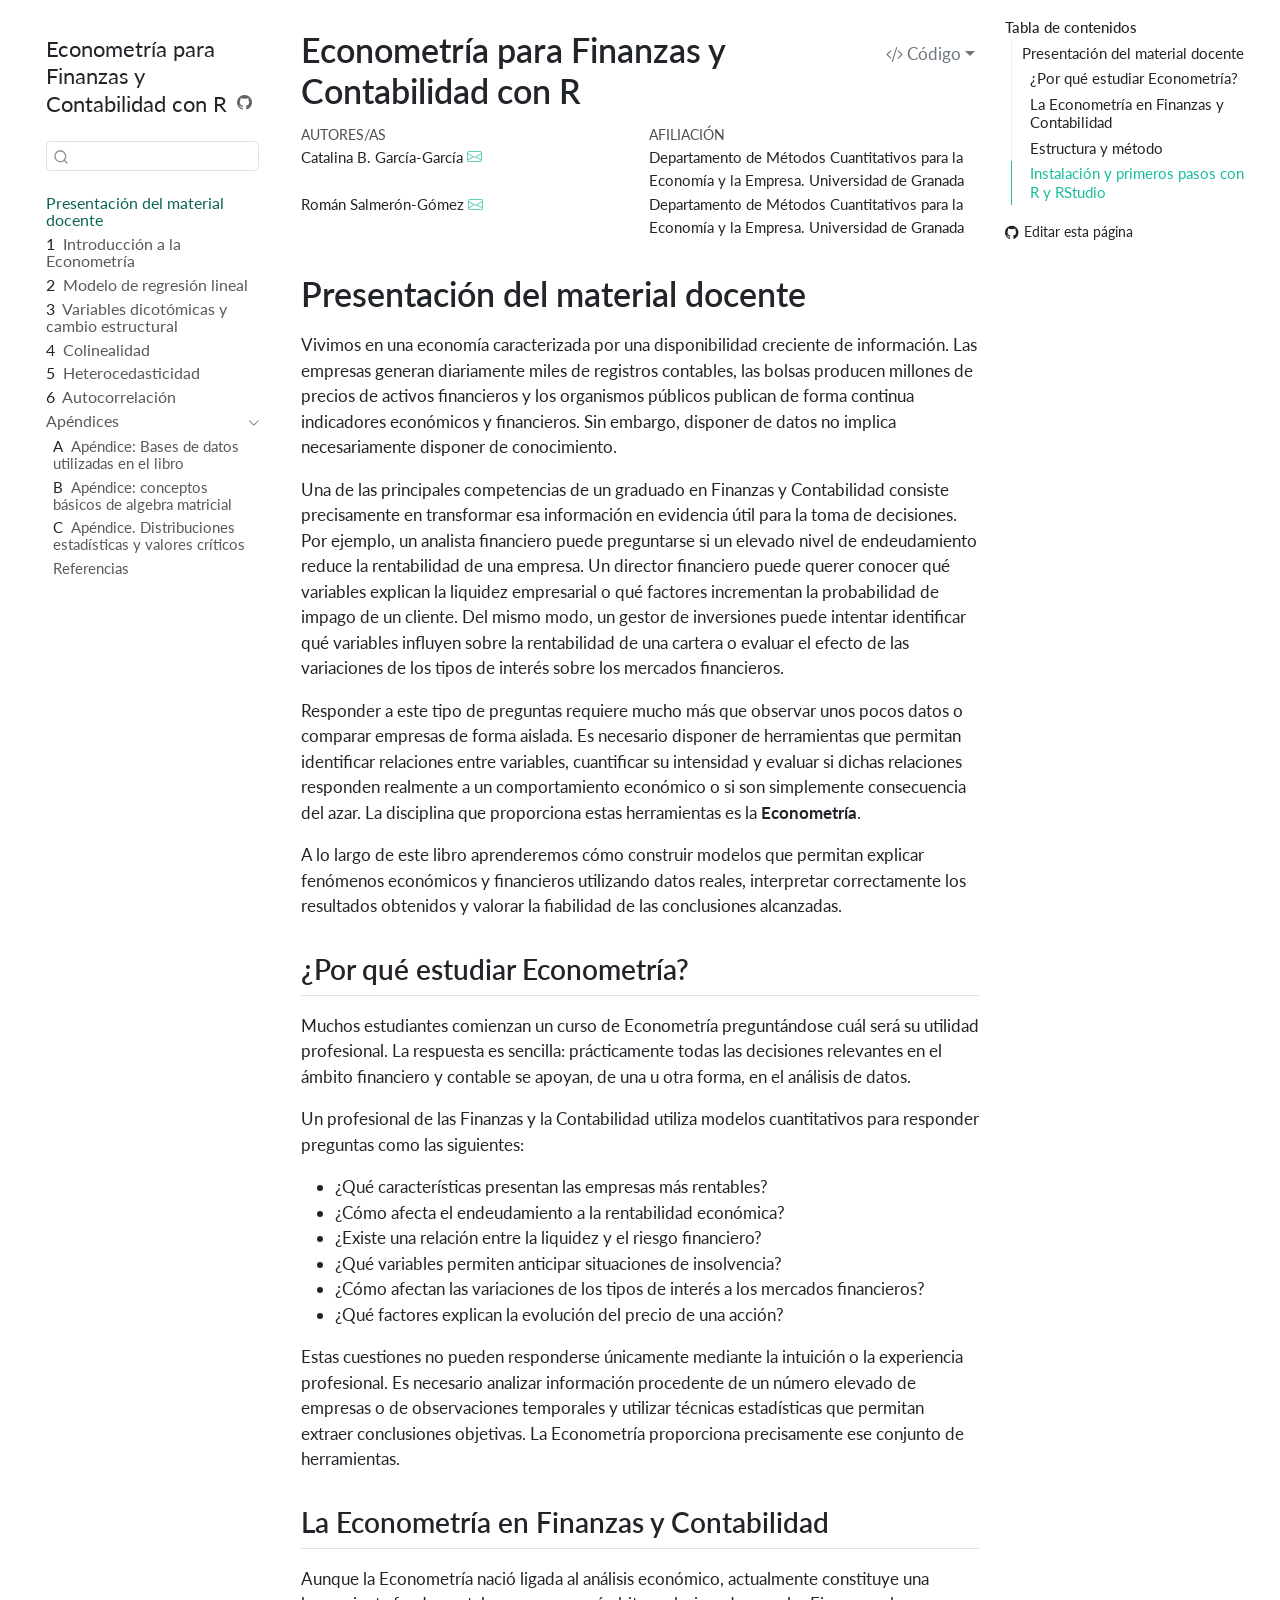
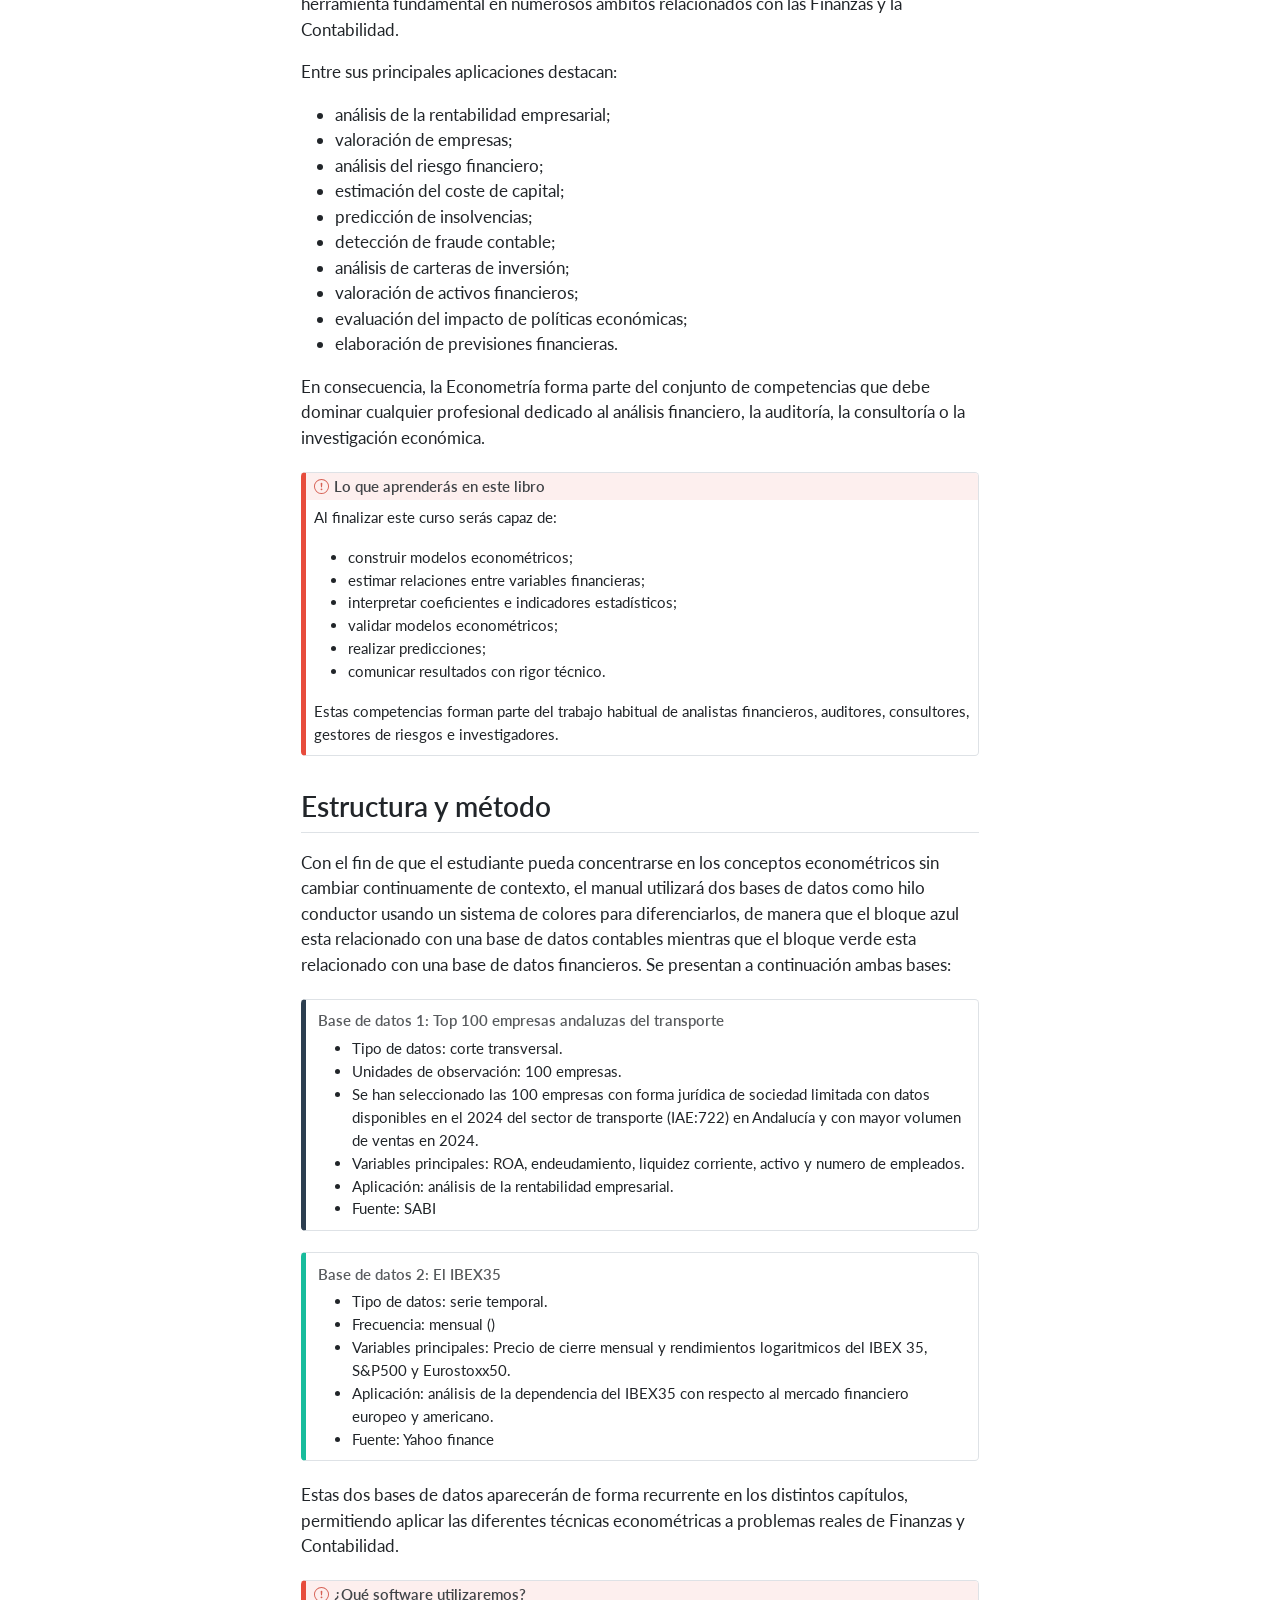
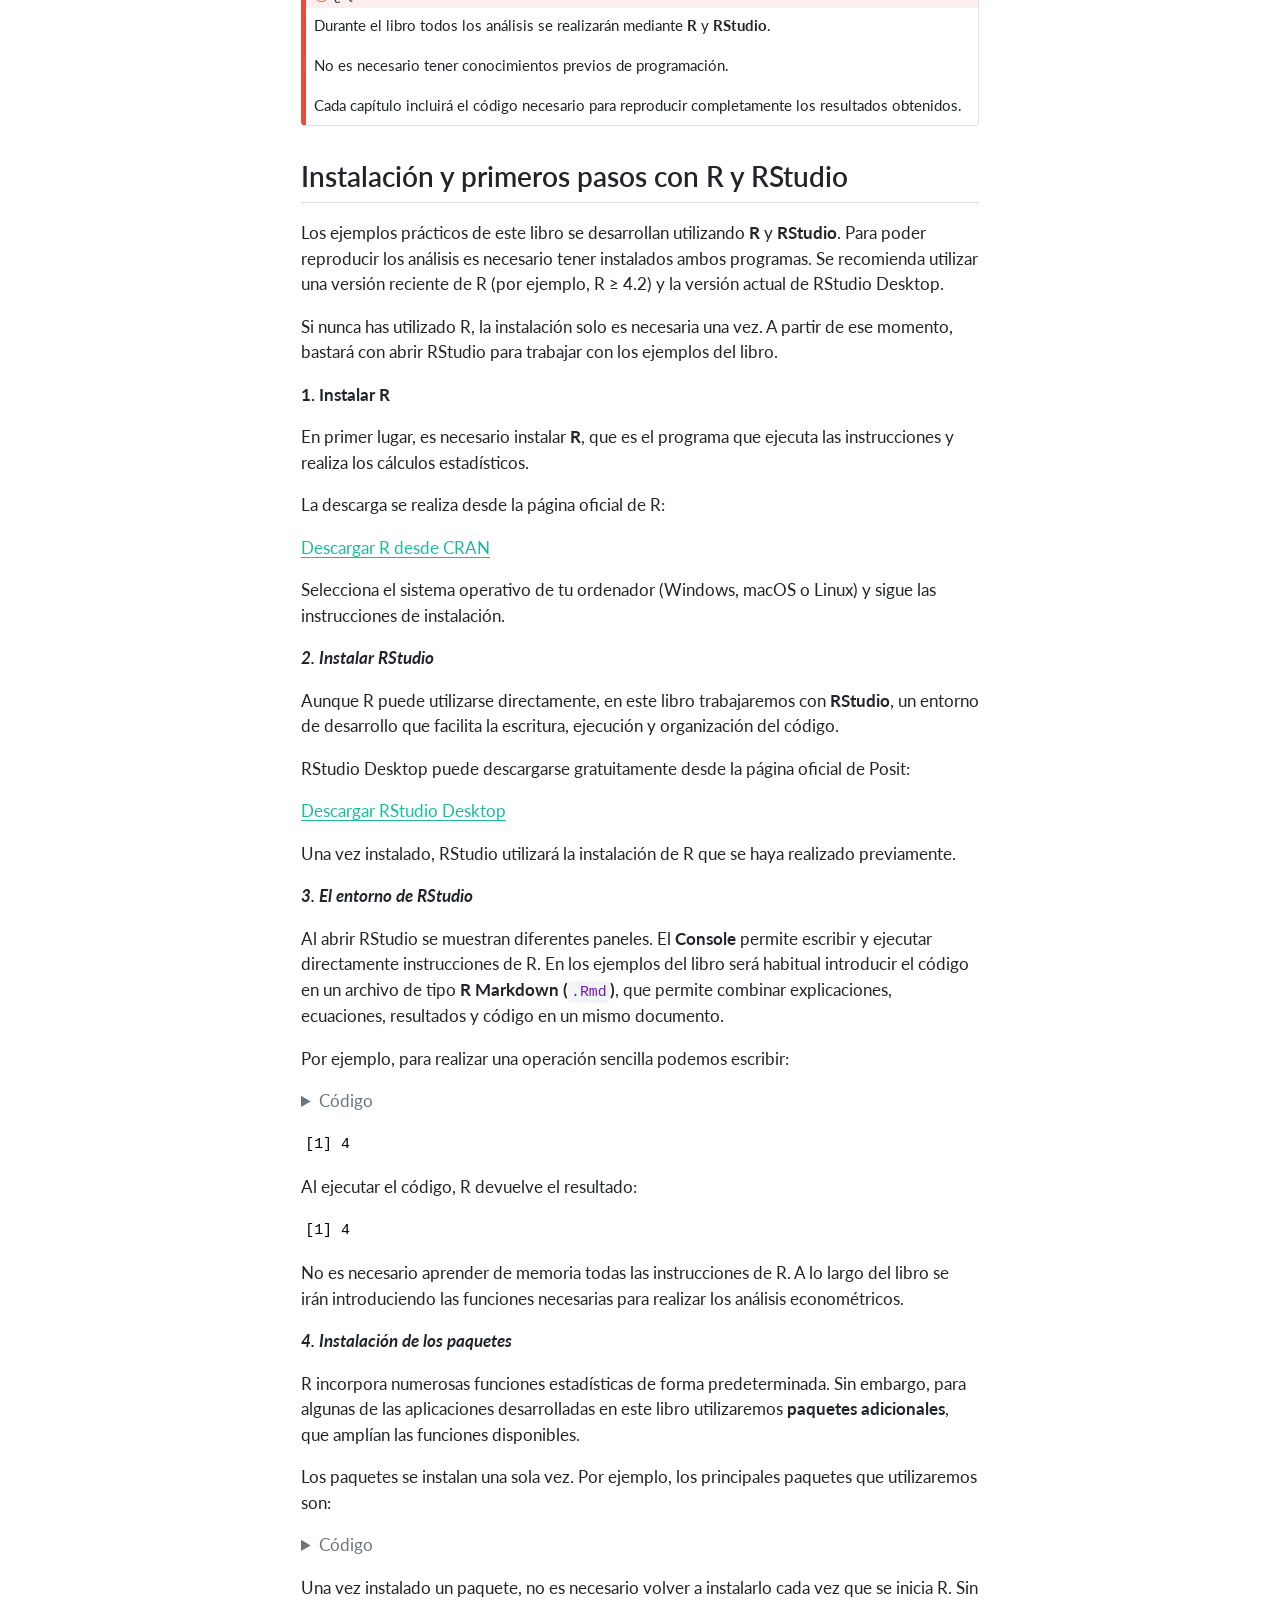
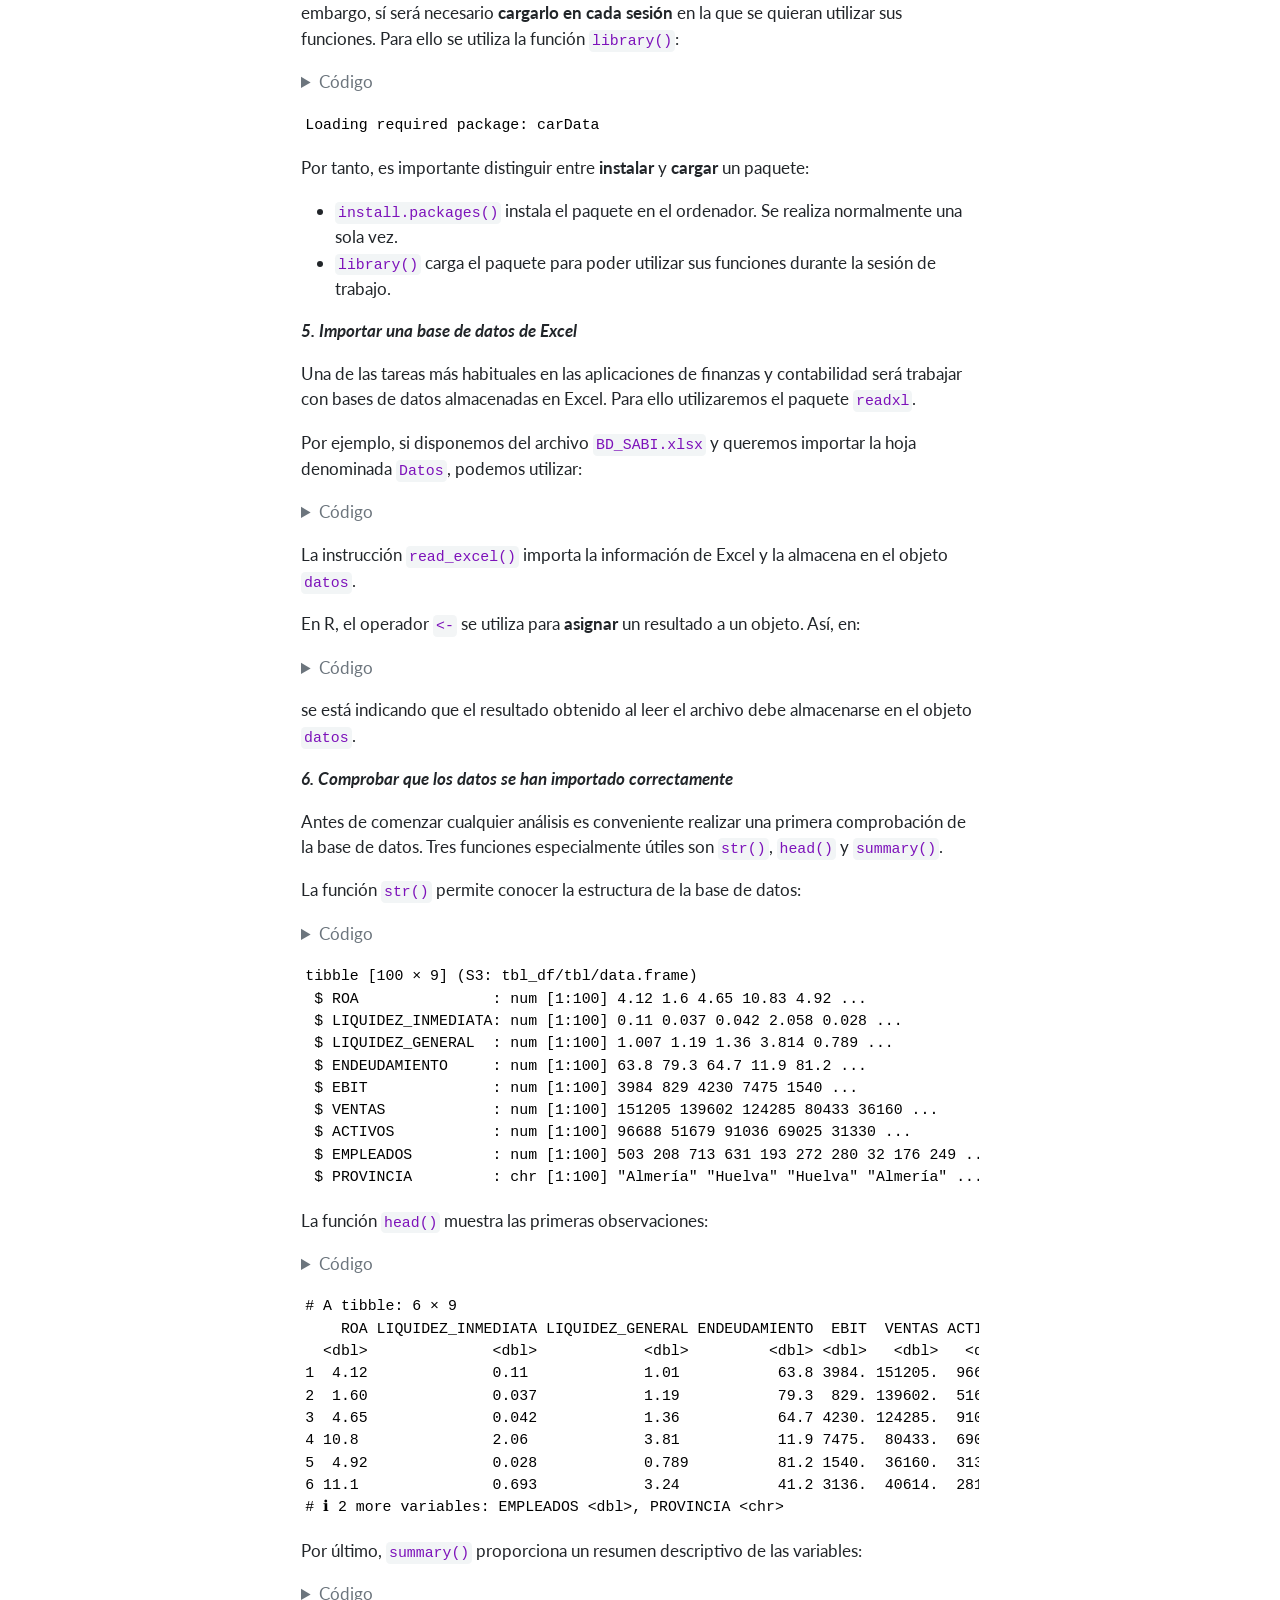
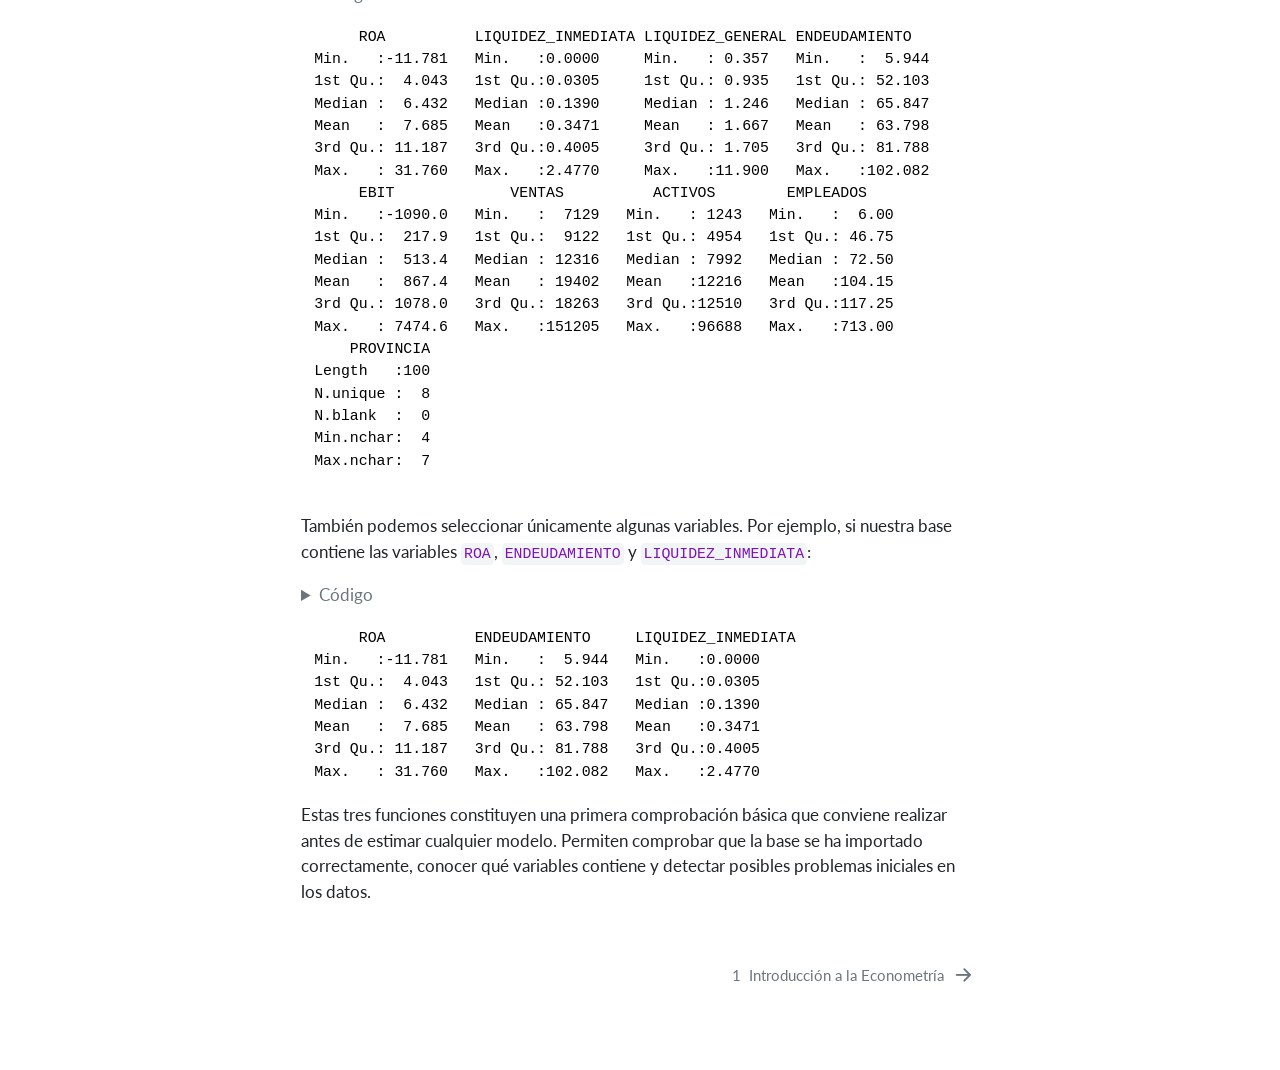
<file: index.html>
<!DOCTYPE html>
<html xmlns="http://www.w3.org/1999/xhtml" lang="es" xml:lang="es"><head>

<meta charset="utf-8">
<meta name="generator" content="quarto-1.11.9">

<meta name="viewport" content="width=device-width, initial-scale=1.0, user-scalable=yes">

<meta name="author" content="Catalina B. García-García">
<meta name="author" content="Román Salmerón-Gómez">

<title>Econometría para Finanzas y Contabilidad con R</title>
<style>
/* Default styles provided by pandoc.
** See https://pandoc.org/MANUAL.html#variables-for-html for config info.
*/
span.smallcaps{font-variant: small-caps;}
div.columns{display: flex; gap: 1.5em;}
div.column{flex: auto;}
@media screen {
div.columns{gap: min(4vw, 1.5em);}
div.column{overflow-x: auto;}
}
div.hanging-indent{margin-left: 1.5em; text-indent: -1.5em;}
ul.task-list{list-style: none;}
ul.task-list li input[type="checkbox"] {
  width: 0.8em;
  margin: 0 0.8em 0.2em -1em; /* quarto-specific, see https://github.com/quarto-dev/quarto-cli/issues/4556 */ 
  vertical-align: middle;
}
/* CSS for syntax highlighting */
html { -webkit-text-size-adjust: 100%; }
pre > code.sourceCode { white-space: pre; position: relative; }
pre > code.sourceCode > span { display: inline-block; line-height: 1.25; }
pre > code.sourceCode > span:empty { height: 1.2em; }
.sourceCode { overflow: visible; }
code.sourceCode > span { color: inherit; text-decoration: inherit; }
div.sourceCode { margin: 1em 0; }
pre.sourceCode { margin: 0; }
@media screen {
div.sourceCode { overflow: auto; }
}
@media print {
pre > code.sourceCode { white-space: pre-wrap; }
pre > code.sourceCode > span { text-indent: -5em; padding-left: 5em; }
}
pre.numberSource code
  { counter-reset: source-line 0; }
pre.numberSource code > span
  { position: relative; left: -4em; counter-increment: source-line; }
pre.numberSource code > span > a:first-child::before
  { content: counter(source-line);
    position: relative; left: -1em; text-align: right; vertical-align: baseline;
    border: none; display: inline-block;
    -webkit-touch-callout: none; -webkit-user-select: none;
    -khtml-user-select: none; -moz-user-select: none;
    -ms-user-select: none; user-select: none;
    padding: 0 4px; width: 4em;
  }
pre.numberSource { margin-left: 3em;  padding-left: 4px; }
div.sourceCode
  {   }
@media screen {
pre > code.sourceCode > span > a:first-child::before { text-decoration: underline; }
}
</style>


<script src="site_libs/quarto-nav/quarto-nav.js"></script>
<script src="site_libs/quarto-nav/headroom.min.js"></script>
<script src="site_libs/clipboard/clipboard.min.js"></script>
<script src="site_libs/quarto-search/autocomplete.umd.js"></script>
<script src="site_libs/quarto-search/fuse.min.js"></script>
<script src="site_libs/quarto-search/quarto-search.js"></script>
<meta name="quarto:offset" content="./">
<link href="./chapters/01-tema1.html" rel="next">
<script src="site_libs/quarto-html/quarto.js" type="module"></script>
<script src="site_libs/quarto-html/tabsets/tabsets.js" type="module"></script>
<script src="site_libs/quarto-html/scrollable-regions/scrollable-regions.js" type="module"></script>
<script src="site_libs/quarto-html/popper.min.js"></script>
<script src="site_libs/quarto-html/tippy.umd.min.js"></script>
<script src="site_libs/quarto-html/anchor.min.js"></script>
<link href="site_libs/quarto-html/tippy.css" rel="stylesheet">
<link href="site_libs/quarto-html/quarto-syntax-highlighting-63b5708e65d6cd79cd7618c58d0c21e7.css" rel="stylesheet" id="quarto-text-highlighting-styles">
<script src="site_libs/bootstrap/bootstrap.min.js"></script>
<link href="site_libs/bootstrap/bootstrap-icons.css" rel="stylesheet">
<link href="site_libs/bootstrap/bootstrap-cca070ee671ed9382b2f716db29b1ddf.min.css" rel="stylesheet" append-hash="true" id="quarto-bootstrap" data-mode="light">
<script id="quarto-search-options" type="application/json">{
  "location": "sidebar",
  "copy-button": false,
  "collapse-after": 3,
  "panel-placement": "start",
  "type": "textbox",
  "limit": 50,
  "keyboard-shortcut": [
    "f",
    "/",
    "s"
  ],
  "show-item-context": false,
  "language": {
    "search-no-results-text": "No se han encontrado resultados",
    "search-matching-documents-text": "documentos encontrados",
    "search-copy-link-title": "Copiar el enlace en la búsqueda",
    "search-hide-matches-text": "Ocultar resultados adicionales",
    "search-more-match-text": "resultado adicional en este documento",
    "search-more-matches-text": "resultados adicionales en este documento",
    "search-clear-button-title": "Borrar",
    "search-text-placeholder": "",
    "search-detached-cancel-button-title": "Cancelar",
    "search-submit-button-title": "Enviar",
    "search-label": "Buscar"
  }
}</script>


<link rel="stylesheet" href="style.css">
</head>

<body class="nav-sidebar floating quarto-light"><a id="quarto-skip-link" class="visually-hidden-focusable" href="#quarto-document-content">Saltar al contenido principal</a>

<div id="quarto-search-results"></div>
  <header id="quarto-header" class="headroom fixed-top">
  <nav class="quarto-secondary-nav" aria-label="Barra de herramientas">
    <div class="container-fluid d-flex">
      <button type="button" class="quarto-btn-toggle btn" data-bs-toggle="collapse" role="button" data-bs-target=".quarto-sidebar-collapse-item" aria-controls="quarto-sidebar" aria-expanded="false" aria-label="Alternar barra lateral" onclick="if (window.quartoToggleHeadroom) { window.quartoToggleHeadroom(); }">
        <i class="bi bi-layout-text-sidebar-reverse"></i>
      </button>
        <nav class="quarto-page-breadcrumbs" aria-label="Hilo de Ariadna"><ol class="breadcrumb"><li class="breadcrumb-item"><a href="./index.html">Presentación del material docente</a></li></ol></nav>
        <a class="flex-grow-1" data-bs-toggle="collapse" data-bs-target=".quarto-sidebar-collapse-item" onclick="if (window.quartoToggleHeadroom) { window.quartoToggleHeadroom(); }">      
        </a>
      <button type="button" class="btn quarto-search-button" aria-label="Buscar" onclick="window.quartoOpenSearch();">
        <i class="bi bi-search"></i>
      </button>
    </div>
  </nav>
</header>
<!-- content -->
<div id="quarto-content" class="quarto-container page-columns page-rows-contents page-layout-article">
<!-- sidebar -->
  <nav id="quarto-sidebar" class="sidebar collapse collapse-horizontal quarto-sidebar-collapse-item sidebar-navigation floating overflow-auto" aria-label="Sitio web">
    <div class="pt-lg-2 mt-2 text-left sidebar-header">
    <div class="sidebar-title mb-0 py-0">
      <a href="./">Econometría para Finanzas y Contabilidad con R</a> 
        <div class="sidebar-tools-main">
    <a href="https://github.com/cbgarciaugr/EconometriaBasica" title="Ejecutar el código" class="quarto-navigation-tool px-1" aria-label="Ejecutar el código"><i class="bi bi-github"></i></a>
</div>
    </div>
      </div>
        <div class="mt-2 flex-shrink-0 align-items-center">
        <div class="sidebar-search">
        <div id="quarto-search" class="" title="Buscar"></div>
        </div>
        </div>
    <div class="sidebar-menu-container"> 
    <ul class="list-unstyled mt-1">
        <li class="sidebar-item">
  <div class="sidebar-item-container"> 
  <a href="./index.html" class="sidebar-item-text sidebar-link active">
 <span class="menu-text">Presentación del material docente</span></a>
  </div>
</li>
        <li class="sidebar-item">
  <div class="sidebar-item-container"> 
  <a href="./chapters/01-tema1.html" class="sidebar-item-text sidebar-link">
 <span class="menu-text"><span class="chapter-number">1</span>&nbsp; <span class="chapter-title">Introducción a la Econometría</span></span></a>
  </div>
</li>
        <li class="sidebar-item">
  <div class="sidebar-item-container"> 
  <a href="./chapters/02-tema2.html" class="sidebar-item-text sidebar-link">
 <span class="menu-text"><span class="chapter-number">2</span>&nbsp; <span class="chapter-title">Modelo de regresión lineal</span></span></a>
  </div>
</li>
        <li class="sidebar-item">
  <div class="sidebar-item-container"> 
  <a href="./chapters/03-tema3.html" class="sidebar-item-text sidebar-link">
 <span class="menu-text"><span class="chapter-number">3</span>&nbsp; <span class="chapter-title">Variables dicotómicas y cambio estructural</span></span></a>
  </div>
</li>
        <li class="sidebar-item">
  <div class="sidebar-item-container"> 
  <a href="./chapters/04-tema4.html" class="sidebar-item-text sidebar-link">
 <span class="menu-text"><span class="chapter-number">4</span>&nbsp; <span class="chapter-title">Colinealidad</span></span></a>
  </div>
</li>
        <li class="sidebar-item">
  <div class="sidebar-item-container"> 
  <a href="./chapters/05-tema5.html" class="sidebar-item-text sidebar-link">
 <span class="menu-text"><span class="chapter-number">5</span>&nbsp; <span class="chapter-title">Heterocedasticidad</span></span></a>
  </div>
</li>
        <li class="sidebar-item">
  <div class="sidebar-item-container"> 
  <a href="./chapters/06-tema6.html" class="sidebar-item-text sidebar-link">
 <span class="menu-text"><span class="chapter-number">6</span>&nbsp; <span class="chapter-title">Autocorrelación</span></span></a>
  </div>
</li>
        <li class="sidebar-item sidebar-item-section">
      <div class="sidebar-item-container"> 
            <button type="button" class="sidebar-item-text sidebar-item-toggle sidebar-link text-start" data-bs-toggle="collapse" data-bs-target="#quarto-sidebar-section-1" aria-controls="quarto-sidebar-section-1" aria-expanded="true">
 <span class="menu-text" id="quarto-sidebar-section-1-label">Apéndices</span><i class="bi bi-chevron-right" aria-hidden="true"></i></button>
      </div>
      <ul id="quarto-sidebar-section-1" aria-labelledby="quarto-sidebar-section-1-label" class="collapse list-unstyled sidebar-section depth1 show">  
          <li class="sidebar-item">
  <div class="sidebar-item-container"> 
  <a href="./chapters/apendice-basesdatos.html" class="sidebar-item-text sidebar-link">
 <span class="menu-text"><span class="chapter-number">A</span>&nbsp; <span class="chapter-title">Apéndice: Bases de datos utilizadas en el libro</span></span></a>
  </div>
</li>
          <li class="sidebar-item">
  <div class="sidebar-item-container"> 
  <a href="./chapters/apendicematrices.html" class="sidebar-item-text sidebar-link">
 <span class="menu-text"><span class="chapter-number">B</span>&nbsp; <span class="chapter-title">Apéndice: conceptos básicos de algebra matricial</span></span></a>
  </div>
</li>
          <li class="sidebar-item">
  <div class="sidebar-item-container"> 
  <a href="./chapters/apendicedistribuciones.html" class="sidebar-item-text sidebar-link">
 <span class="menu-text"><span class="chapter-number">C</span>&nbsp; <span class="chapter-title">Apéndice. Distribuciones estadísticas y valores críticos</span></span></a>
  </div>
</li>
          <li class="sidebar-item">
  <div class="sidebar-item-container"> 
  <a href="./chapters/references.html" class="sidebar-item-text sidebar-link">
 <span class="menu-text">Referencias</span></a>
  </div>
</li>
      </ul>
  </li>
    </ul>
    </div>
</nav>
<div id="quarto-sidebar-glass" class="quarto-sidebar-collapse-item" data-bs-toggle="collapse" data-bs-target=".quarto-sidebar-collapse-item"></div>
<!-- margin-sidebar -->
    <div id="quarto-margin-sidebar" class="sidebar margin-sidebar">
        <nav id="TOC" role="doc-toc" aria-labelledby="toc-title" class="toc-active">
    <h2 id="toc-title">Tabla de contenidos</h2>
   
  <ul>
  <li><a href="#presentación-del-material-docente" id="toc-presentación-del-material-docente" class="nav-link active" data-scroll-target="#presentación-del-material-docente">Presentación del material docente</a>
  <ul class="collapse">
  <li><a href="#por-qué-estudiar-econometría" id="toc-por-qué-estudiar-econometría" class="nav-link" data-scroll-target="#por-qué-estudiar-econometría">¿Por qué estudiar Econometría?</a></li>
  <li><a href="#la-econometría-en-finanzas-y-contabilidad" id="toc-la-econometría-en-finanzas-y-contabilidad" class="nav-link" data-scroll-target="#la-econometría-en-finanzas-y-contabilidad">La Econometría en Finanzas y Contabilidad</a></li>
  <li><a href="#estructura-y-método" id="toc-estructura-y-método" class="nav-link" data-scroll-target="#estructura-y-método">Estructura y método</a></li>
  <li><a href="#instalación-y-primeros-pasos-con-r-y-rstudio" id="toc-instalación-y-primeros-pasos-con-r-y-rstudio" class="nav-link" data-scroll-target="#instalación-y-primeros-pasos-con-r-y-rstudio">Instalación y primeros pasos con R y RStudio</a></li>
  </ul></li>
  </ul>
<div class="toc-actions"><ul><li><a href="https://github.com/cbgarciaugr/EconometriaBasica/edit/main/index.qmd" class="toc-action"><i class="bi bi-github"></i>Editar esta página</a></li></ul></div></nav>
    </div>
<!-- main -->
<main class="content" id="quarto-document-content" tabindex="-1">

<header id="title-block-header" class="quarto-title-block default">
<div class="quarto-title">
<div class="quarto-title-block"><div><h1 class="title">Econometría para Finanzas y Contabilidad con R</h1><button type="button" class="btn code-tools-button dropdown-toggle" id="quarto-code-tools-menu" data-bs-toggle="dropdown" aria-expanded="false"><i class="bi"></i> Código</button><ul class="dropdown-menu dropdown-menu-end" aria-labelelledby="quarto-code-tools-menu"><li><a id="quarto-show-all-code" class="dropdown-item" href="javascript:void(0)" role="button">Mostrar todo el código</a></li><li><a id="quarto-hide-all-code" class="dropdown-item" href="javascript:void(0)" role="button">Ocultar todo el código</a></li><li><hr class="dropdown-divider"></li><li><a id="quarto-view-source" class="dropdown-item" href="javascript:void(0)" role="button">Ver el código fuente</a></li></ul></div></div>
</div>


<div class="quarto-title-meta-author">
  <div class="quarto-title-meta-heading">Autores/as</div>
  <div class="quarto-title-meta-heading">Afiliación</div>
  
    <div class="quarto-title-meta-contents">
    <p class="author">Catalina B. García-García <a href="mailto:cbgarcia@ugr.es" class="quarto-title-author-email"><i class="bi bi-envelope"></i></a> </p>
  </div>
  <div class="quarto-title-meta-contents">
        <p class="affiliation">
            Departamento de Métodos Cuantitativos para la Economía y la Empresa. Universidad de Granada
          </p>
      </div>
    <div class="quarto-title-meta-contents">
    <p class="author">Román Salmerón-Gómez <a href="mailto:romansg@ugr.es" class="quarto-title-author-email"><i class="bi bi-envelope"></i></a> </p>
  </div>
  <div class="quarto-title-meta-contents">
        <p class="affiliation">
            Departamento de Métodos Cuantitativos para la Economía y la Empresa. Universidad de Granada
          </p>
      </div>
  </div>

<div class="quarto-title-meta">

      
  
    
  </div>
  


</header>


<section id="presentación-del-material-docente" class="level1 unnumbered">
<h1 class="unnumbered">Presentación del material docente</h1>
<p>Vivimos en una economía caracterizada por una disponibilidad creciente de información. Las empresas generan diariamente miles de registros contables, las bolsas producen millones de precios de activos financieros y los organismos públicos publican de forma continua indicadores económicos y financieros. Sin embargo, disponer de datos no implica necesariamente disponer de conocimiento.</p>
<p>Una de las principales competencias de un graduado en Finanzas y Contabilidad consiste precisamente en transformar esa información en evidencia útil para la toma de decisiones. Por ejemplo, un analista financiero puede preguntarse si un elevado nivel de endeudamiento reduce la rentabilidad de una empresa. Un director financiero puede querer conocer qué variables explican la liquidez empresarial o qué factores incrementan la probabilidad de impago de un cliente. Del mismo modo, un gestor de inversiones puede intentar identificar qué variables influyen sobre la rentabilidad de una cartera o evaluar el efecto de las variaciones de los tipos de interés sobre los mercados financieros.</p>
<p>Responder a este tipo de preguntas requiere mucho más que observar unos pocos datos o comparar empresas de forma aislada. Es necesario disponer de herramientas que permitan identificar relaciones entre variables, cuantificar su intensidad y evaluar si dichas relaciones responden realmente a un comportamiento económico o si son simplemente consecuencia del azar. La disciplina que proporciona estas herramientas es la <strong>Econometría</strong>.</p>
<p>A lo largo de este libro aprenderemos cómo construir modelos que permitan explicar fenómenos económicos y financieros utilizando datos reales, interpretar correctamente los resultados obtenidos y valorar la fiabilidad de las conclusiones alcanzadas.</p>
<section id="por-qué-estudiar-econometría" class="level2 unnumbered">
<h2 class="unnumbered anchored" data-anchor-id="por-qué-estudiar-econometría">¿Por qué estudiar Econometría?</h2>
<p>Muchos estudiantes comienzan un curso de Econometría preguntándose cuál será su utilidad profesional. La respuesta es sencilla: prácticamente todas las decisiones relevantes en el ámbito financiero y contable se apoyan, de una u otra forma, en el análisis de datos.</p>
<p>Un profesional de las Finanzas y la Contabilidad utiliza modelos cuantitativos para responder preguntas como las siguientes:</p>
<ul>
<li>¿Qué características presentan las empresas más rentables?</li>
<li>¿Cómo afecta el endeudamiento a la rentabilidad económica?</li>
<li>¿Existe una relación entre la liquidez y el riesgo financiero?</li>
<li>¿Qué variables permiten anticipar situaciones de insolvencia?</li>
<li>¿Cómo afectan las variaciones de los tipos de interés a los mercados financieros?</li>
<li>¿Qué factores explican la evolución del precio de una acción?</li>
</ul>
<p>Estas cuestiones no pueden responderse únicamente mediante la intuición o la experiencia profesional. Es necesario analizar información procedente de un número elevado de empresas o de observaciones temporales y utilizar técnicas estadísticas que permitan extraer conclusiones objetivas. La Econometría proporciona precisamente ese conjunto de herramientas.</p>
</section>
<section id="la-econometría-en-finanzas-y-contabilidad" class="level2 unnumbered">
<h2 class="unnumbered anchored" data-anchor-id="la-econometría-en-finanzas-y-contabilidad">La Econometría en Finanzas y Contabilidad</h2>
<p>Aunque la Econometría nació ligada al análisis económico, actualmente constituye una herramienta fundamental en numerosos ámbitos relacionados con las Finanzas y la Contabilidad.</p>
<p>Entre sus principales aplicaciones destacan:</p>
<ul>
<li>análisis de la rentabilidad empresarial;</li>
<li>valoración de empresas;</li>
<li>análisis del riesgo financiero;</li>
<li>estimación del coste de capital;</li>
<li>predicción de insolvencias;</li>
<li>detección de fraude contable;</li>
<li>análisis de carteras de inversión;</li>
<li>valoración de activos financieros;</li>
<li>evaluación del impacto de políticas económicas;</li>
<li>elaboración de previsiones financieras.</li>
</ul>
<p>En consecuencia, la Econometría forma parte del conjunto de competencias que debe dominar cualquier profesional dedicado al análisis financiero, la auditoría, la consultoría o la investigación económica.</p>
<div class="callout callout-style-default callout-important callout-titled">
<div class="callout-header d-flex align-content-center">
<div class="callout-icon-container">
<i class="callout-icon"></i>
</div>
<div class="callout-title-container flex-fill">
<span class="screen-reader-only">Importante</span>Lo que aprenderás en este libro
</div>
</div>
<div class="callout-body-container callout-body">
<p>Al finalizar este curso serás capaz de:</p>
<ul>
<li>construir modelos econométricos;</li>
<li>estimar relaciones entre variables financieras;</li>
<li>interpretar coeficientes e indicadores estadísticos;</li>
<li>validar modelos econométricos;</li>
<li>realizar predicciones;</li>
<li>comunicar resultados con rigor técnico.</li>
</ul>
<p>Estas competencias forman parte del trabajo habitual de analistas financieros, auditores, consultores, gestores de riesgos e investigadores.</p>
</div>
</div>
</section>
<section id="estructura-y-método" class="level2 unnumbered">
<h2 class="unnumbered anchored" data-anchor-id="estructura-y-método">Estructura y método</h2>
<p>Con el fin de que el estudiante pueda concentrarse en los conceptos econométricos sin cambiar continuamente de contexto, el manual utilizará dos bases de datos como hilo conductor usando un sistema de colores para diferenciarlos, de manera que el bloque azul esta relacionado con una base de datos contables mientras que el bloque verde esta relacionado con una base de datos financieros. Se presentan a continuación ambas bases:</p>
<div class="callout callout-style-simple callout-note no-icon callout-titled">
<div class="callout-header d-flex align-content-center">
<div class="callout-icon-container">
<i class="callout-icon no-icon"></i>
</div>
<div class="callout-title-container flex-fill">
<span class="screen-reader-only">Nota</span>Base de datos 1: Top 100 empresas andaluzas del transporte
</div>
</div>
<div class="callout-body-container callout-body">
<ul>
<li>Tipo de datos: corte transversal.</li>
<li>Unidades de observación: 100 empresas.</li>
<li>Se han seleccionado las 100 empresas con forma jurídica de sociedad limitada con datos disponibles en el 2024 del sector de transporte (IAE:722) en Andalucía y con mayor volumen de ventas en 2024.</li>
<li>Variables principales: ROA, endeudamiento, liquidez corriente, activo y numero de empleados.</li>
<li>Aplicación: análisis de la rentabilidad empresarial.</li>
<li>Fuente: SABI</li>
</ul>
</div>
</div>
<div class="callout callout-style-simple callout-tip no-icon callout-titled">
<div class="callout-header d-flex align-content-center">
<div class="callout-icon-container">
<i class="callout-icon no-icon"></i>
</div>
<div class="callout-title-container flex-fill">
<span class="screen-reader-only">Tip</span>Base de datos 2: El IBEX35
</div>
</div>
<div class="callout-body-container callout-body">
<ul>
<li>Tipo de datos: serie temporal.</li>
<li>Frecuencia: mensual ()</li>
<li>Variables principales: Precio de cierre mensual y rendimientos logaritmicos del IBEX 35, S&amp;P500 y Eurostoxx50.</li>
<li>Aplicación: análisis de la dependencia del IBEX35 con respecto al mercado financiero europeo y americano.</li>
<li>Fuente: Yahoo finance</li>
</ul>
</div>
</div>
<p>Estas dos bases de datos aparecerán de forma recurrente en los distintos capítulos, permitiendo aplicar las diferentes técnicas econométricas a problemas reales de Finanzas y Contabilidad.</p>
<div class="callout callout-style-default callout-important callout-titled">
<div class="callout-header d-flex align-content-center">
<div class="callout-icon-container">
<i class="callout-icon"></i>
</div>
<div class="callout-title-container flex-fill">
<span class="screen-reader-only">Importante</span>¿Qué software utilizaremos?
</div>
</div>
<div class="callout-body-container callout-body">
<p>Durante el libro todos los análisis se realizarán mediante <strong>R</strong> y <strong>RStudio</strong>.</p>
<p>No es necesario tener conocimientos previos de programación.</p>
<p>Cada capítulo incluirá el código necesario para reproducir completamente los resultados obtenidos.</p>
</div>
</div>
</section>
<section id="instalación-y-primeros-pasos-con-r-y-rstudio" class="level2 unnumbered">
<h2 class="unnumbered anchored" data-anchor-id="instalación-y-primeros-pasos-con-r-y-rstudio">Instalación y primeros pasos con R y RStudio</h2>
<p>Los ejemplos prácticos de este libro se desarrollan utilizando <strong>R</strong> y <strong>RStudio</strong>. Para poder reproducir los análisis es necesario tener instalados ambos programas. Se recomienda utilizar una versión reciente de R (por ejemplo, R ≥ 4.2) y la versión actual de RStudio Desktop.</p>
<p>Si nunca has utilizado R, la instalación solo es necesaria una vez. A partir de ese momento, bastará con abrir RStudio para trabajar con los ejemplos del libro.</p>
<p><strong>1. Instalar R</strong></p>
<p>En primer lugar, es necesario instalar <strong>R</strong>, que es el programa que ejecuta las instrucciones y realiza los cálculos estadísticos.</p>
<p>La descarga se realiza desde la página oficial de R:</p>
<p><a href="https://cran.r-project.org/?utm_source=chatgpt.com">Descargar R desde CRAN</a></p>
<p>Selecciona el sistema operativo de tu ordenador (Windows, macOS o Linux) y sigue las instrucciones de instalación.</p>
<p><strong><em>2. Instalar RStudio</em></strong></p>
<p>Aunque R puede utilizarse directamente, en este libro trabajaremos con <strong>RStudio</strong>, un entorno de desarrollo que facilita la escritura, ejecución y organización del código.</p>
<p>RStudio Desktop puede descargarse gratuitamente desde la página oficial de Posit:</p>
<p><a href="https://posit.co/download/rstudio-desktop/?utm_source=chatgpt.com">Descargar RStudio Desktop</a></p>
<p>Una vez instalado, RStudio utilizará la instalación de R que se haya realizado previamente.</p>
<p><strong><em>3. El entorno de RStudio</em></strong></p>
<p>Al abrir RStudio se muestran diferentes paneles. El <strong>Console</strong> permite escribir y ejecutar directamente instrucciones de R. En los ejemplos del libro será habitual introducir el código en un archivo de tipo <strong>R Markdown (<code>.Rmd</code>)</strong>, que permite combinar explicaciones, ecuaciones, resultados y código en un mismo documento.</p>
<p>Por ejemplo, para realizar una operación sencilla podemos escribir:</p>
<div class="cell">
<details class="code-fold">
<summary>Código</summary>
<div class="code-copy-outer-scaffold"><div class="sourceCode cell-code" id="cb1"><pre class="sourceCode r code-with-copy"><code class="sourceCode r"><span id="cb1-1"><a href="#cb1-1" aria-hidden="true" tabindex="-1"></a><span class="dv">2</span> <span class="sc">+</span> <span class="dv">2</span></span></code></pre></div><button title="Copiar al portapapeles" class="code-copy-button"><i class="bi"></i></button></div>
</details>
<div class="cell-output cell-output-stdout">
<pre><code>[1] 4</code></pre>
</div>
</div>
<p>Al ejecutar el código, R devuelve el resultado:</p>
<pre class="text"><code>[1] 4</code></pre>
<p>No es necesario aprender de memoria todas las instrucciones de R. A lo largo del libro se irán introduciendo las funciones necesarias para realizar los análisis econométricos.</p>
<p><strong><em>4. Instalación de los paquetes</em></strong></p>
<p>R incorpora numerosas funciones estadísticas de forma predeterminada. Sin embargo, para algunas de las aplicaciones desarrolladas en este libro utilizaremos <strong>paquetes adicionales</strong>, que amplían las funciones disponibles.</p>
<p>Los paquetes se instalan una sola vez. Por ejemplo, los principales paquetes que utilizaremos son:</p>
<div class="cell">
<details class="code-fold">
<summary>Código</summary>
<div class="code-copy-outer-scaffold"><div class="sourceCode cell-code" id="cb4"><pre class="sourceCode r code-with-copy"><code class="sourceCode r"><span id="cb4-1"><a href="#cb4-1" aria-hidden="true" tabindex="-1"></a><span class="fu">install.packages</span>(<span class="fu">c</span>(</span>
<span id="cb4-2"><a href="#cb4-2" aria-hidden="true" tabindex="-1"></a>  <span class="st">"readxl"</span>,      <span class="co"># importar archivos de Excel</span></span>
<span id="cb4-3"><a href="#cb4-3" aria-hidden="true" tabindex="-1"></a>  <span class="st">"wooldridge"</span>,  <span class="co"># bases de datos de Wooldridge</span></span>
<span id="cb4-4"><a href="#cb4-4" aria-hidden="true" tabindex="-1"></a>  <span class="st">"car"</span>,         <span class="co"># contrastes y herramientas para regresión</span></span>
<span id="cb4-5"><a href="#cb4-5" aria-hidden="true" tabindex="-1"></a>  <span class="st">"lmtest"</span>,      <span class="co"># contrastes de hipótesis</span></span>
<span id="cb4-6"><a href="#cb4-6" aria-hidden="true" tabindex="-1"></a>  <span class="st">"sandwich"</span>     <span class="co"># errores estándar robustos</span></span>
<span id="cb4-7"><a href="#cb4-7" aria-hidden="true" tabindex="-1"></a>  <span class="st">"jtools"</span></span>
<span id="cb4-8"><a href="#cb4-8" aria-hidden="true" tabindex="-1"></a>))</span></code></pre></div><button title="Copiar al portapapeles" class="code-copy-button"><i class="bi"></i></button></div>
</details>
</div>
<p>Una vez instalado un paquete, no es necesario volver a instalarlo cada vez que se inicia R. Sin embargo, sí será necesario <strong>cargarlo en cada sesión</strong> en la que se quieran utilizar sus funciones. Para ello se utiliza la función <code>library()</code>:</p>
<div class="cell">
<details class="code-fold">
<summary>Código</summary>
<div class="code-copy-outer-scaffold"><div class="sourceCode cell-code" id="cb5"><pre class="sourceCode r code-with-copy"><code class="sourceCode r"><span id="cb5-1"><a href="#cb5-1" aria-hidden="true" tabindex="-1"></a><span class="fu">library</span>(readxl)</span>
<span id="cb5-2"><a href="#cb5-2" aria-hidden="true" tabindex="-1"></a><span class="fu">library</span>(car)</span></code></pre></div><button title="Copiar al portapapeles" class="code-copy-button"><i class="bi"></i></button></div>
</details>
<div class="cell-output cell-output-stderr">
<pre><code>Loading required package: carData</code></pre>
</div>
</div>
<p>Por tanto, es importante distinguir entre <strong>instalar</strong> y <strong>cargar</strong> un paquete:</p>
<ul>
<li><code>install.packages()</code> instala el paquete en el ordenador. Se realiza normalmente una sola vez.</li>
<li><code>library()</code> carga el paquete para poder utilizar sus funciones durante la sesión de trabajo.</li>
</ul>
<p><strong><em>5. Importar una base de datos de Excel</em></strong></p>
<p>Una de las tareas más habituales en las aplicaciones de finanzas y contabilidad será trabajar con bases de datos almacenadas en Excel. Para ello utilizaremos el paquete <code>readxl</code>.</p>
<p>Por ejemplo, si disponemos del archivo <code>BD_SABI.xlsx</code> y queremos importar la hoja denominada <code>Datos</code>, podemos utilizar:</p>
<div class="cell">
<details class="code-fold">
<summary>Código</summary>
<div class="code-copy-outer-scaffold"><div class="sourceCode cell-code" id="cb7"><pre class="sourceCode r code-with-copy"><code class="sourceCode r"><span id="cb7-1"><a href="#cb7-1" aria-hidden="true" tabindex="-1"></a><span class="fu">library</span>(readxl)</span>
<span id="cb7-2"><a href="#cb7-2" aria-hidden="true" tabindex="-1"></a></span>
<span id="cb7-3"><a href="#cb7-3" aria-hidden="true" tabindex="-1"></a>datos <span class="ot">&lt;-</span> <span class="fu">read_excel</span>(</span>
<span id="cb7-4"><a href="#cb7-4" aria-hidden="true" tabindex="-1"></a>  <span class="st">"data/BD_SABI.xlsx"</span>,</span>
<span id="cb7-5"><a href="#cb7-5" aria-hidden="true" tabindex="-1"></a>  <span class="at">sheet =</span> <span class="st">"Datos"</span></span>
<span id="cb7-6"><a href="#cb7-6" aria-hidden="true" tabindex="-1"></a>)</span></code></pre></div><button title="Copiar al portapapeles" class="code-copy-button"><i class="bi"></i></button></div>
</details>
</div>
<p>La instrucción <code>read_excel()</code> importa la información de Excel y la almacena en el objeto <code>datos</code>.</p>
<p>En R, el operador <code>&lt;-</code> se utiliza para <strong>asignar</strong> un resultado a un objeto. Así, en:</p>
<div class="cell">
<details class="code-fold">
<summary>Código</summary>
<div class="code-copy-outer-scaffold"><div class="sourceCode cell-code" id="cb8"><pre class="sourceCode r code-with-copy"><code class="sourceCode r"><span id="cb8-1"><a href="#cb8-1" aria-hidden="true" tabindex="-1"></a>datos <span class="ot">&lt;-</span> <span class="fu">read_excel</span>(<span class="st">"data/BD_SABI.xlsx"</span>, <span class="at">sheet =</span> <span class="st">"Datos"</span>)</span></code></pre></div><button title="Copiar al portapapeles" class="code-copy-button"><i class="bi"></i></button></div>
</details>
</div>
<p>se está indicando que el resultado obtenido al leer el archivo debe almacenarse en el objeto <code>datos</code>.</p>
<p><strong><em>6. Comprobar que los datos se han importado correctamente</em></strong></p>
<p>Antes de comenzar cualquier análisis es conveniente realizar una primera comprobación de la base de datos. Tres funciones especialmente útiles son <code>str()</code>, <code>head()</code> y <code>summary()</code>.</p>
<p>La función <code>str()</code> permite conocer la estructura de la base de datos:</p>
<div class="cell">
<details class="code-fold">
<summary>Código</summary>
<div class="code-copy-outer-scaffold"><div class="sourceCode cell-code" id="cb9"><pre class="sourceCode r code-with-copy"><code class="sourceCode r"><span id="cb9-1"><a href="#cb9-1" aria-hidden="true" tabindex="-1"></a><span class="fu">str</span>(datos)</span></code></pre></div><button title="Copiar al portapapeles" class="code-copy-button"><i class="bi"></i></button></div>
</details>
<div class="cell-output cell-output-stdout">
<pre><code>tibble [100 × 9] (S3: tbl_df/tbl/data.frame)
 $ ROA               : num [1:100] 4.12 1.6 4.65 10.83 4.92 ...
 $ LIQUIDEZ_INMEDIATA: num [1:100] 0.11 0.037 0.042 2.058 0.028 ...
 $ LIQUIDEZ_GENERAL  : num [1:100] 1.007 1.19 1.36 3.814 0.789 ...
 $ ENDEUDAMIENTO     : num [1:100] 63.8 79.3 64.7 11.9 81.2 ...
 $ EBIT              : num [1:100] 3984 829 4230 7475 1540 ...
 $ VENTAS            : num [1:100] 151205 139602 124285 80433 36160 ...
 $ ACTIVOS           : num [1:100] 96688 51679 91036 69025 31330 ...
 $ EMPLEADOS         : num [1:100] 503 208 713 631 193 272 280 32 176 249 ...
 $ PROVINCIA         : chr [1:100] "Almería" "Huelva" "Huelva" "Almería" ...</code></pre>
</div>
</div>
<p>La función <code>head()</code> muestra las primeras observaciones:</p>
<div class="cell">
<details class="code-fold">
<summary>Código</summary>
<div class="code-copy-outer-scaffold"><div class="sourceCode cell-code" id="cb11"><pre class="sourceCode r code-with-copy"><code class="sourceCode r"><span id="cb11-1"><a href="#cb11-1" aria-hidden="true" tabindex="-1"></a><span class="fu">head</span>(datos)</span></code></pre></div><button title="Copiar al portapapeles" class="code-copy-button"><i class="bi"></i></button></div>
</details>
<div class="cell-output cell-output-stdout">
<pre><code># A tibble: 6 × 9
    ROA LIQUIDEZ_INMEDIATA LIQUIDEZ_GENERAL ENDEUDAMIENTO  EBIT  VENTAS ACTIVOS
  &lt;dbl&gt;              &lt;dbl&gt;            &lt;dbl&gt;         &lt;dbl&gt; &lt;dbl&gt;   &lt;dbl&gt;   &lt;dbl&gt;
1  4.12              0.11             1.01           63.8 3984. 151205.  96688.
2  1.60              0.037            1.19           79.3  829. 139602.  51679.
3  4.65              0.042            1.36           64.7 4230. 124285.  91036.
4 10.8               2.06             3.81           11.9 7475.  80433.  69025.
5  4.92              0.028            0.789          81.2 1540.  36160.  31330.
6 11.1               0.693            3.24           41.2 3136.  40614.  28131.
# ℹ 2 more variables: EMPLEADOS &lt;dbl&gt;, PROVINCIA &lt;chr&gt;</code></pre>
</div>
</div>
<p>Por último, <code>summary()</code> proporciona un resumen descriptivo de las variables:</p>
<div class="cell">
<details class="code-fold">
<summary>Código</summary>
<div class="code-copy-outer-scaffold"><div class="sourceCode cell-code" id="cb13"><pre class="sourceCode r code-with-copy"><code class="sourceCode r"><span id="cb13-1"><a href="#cb13-1" aria-hidden="true" tabindex="-1"></a><span class="fu">summary</span>(datos)</span></code></pre></div><button title="Copiar al portapapeles" class="code-copy-button"><i class="bi"></i></button></div>
</details>
<div class="cell-output cell-output-stdout">
<pre><code>      ROA          LIQUIDEZ_INMEDIATA LIQUIDEZ_GENERAL ENDEUDAMIENTO    
 Min.   :-11.781   Min.   :0.0000     Min.   : 0.357   Min.   :  5.944  
 1st Qu.:  4.043   1st Qu.:0.0305     1st Qu.: 0.935   1st Qu.: 52.103  
 Median :  6.432   Median :0.1390     Median : 1.246   Median : 65.847  
 Mean   :  7.685   Mean   :0.3471     Mean   : 1.667   Mean   : 63.798  
 3rd Qu.: 11.187   3rd Qu.:0.4005     3rd Qu.: 1.705   3rd Qu.: 81.788  
 Max.   : 31.760   Max.   :2.4770     Max.   :11.900   Max.   :102.082  
      EBIT             VENTAS          ACTIVOS        EMPLEADOS     
 Min.   :-1090.0   Min.   :  7129   Min.   : 1243   Min.   :  6.00  
 1st Qu.:  217.9   1st Qu.:  9122   1st Qu.: 4954   1st Qu.: 46.75  
 Median :  513.4   Median : 12316   Median : 7992   Median : 72.50  
 Mean   :  867.4   Mean   : 19402   Mean   :12216   Mean   :104.15  
 3rd Qu.: 1078.0   3rd Qu.: 18263   3rd Qu.:12510   3rd Qu.:117.25  
 Max.   : 7474.6   Max.   :151205   Max.   :96688   Max.   :713.00  
     PROVINCIA  
 Length   :100  
 N.unique :  8  
 N.blank  :  0  
 Min.nchar:  4  
 Max.nchar:  7  
                </code></pre>
</div>
</div>
<p>También podemos seleccionar únicamente algunas variables. Por ejemplo, si nuestra base contiene las variables <code>ROA</code>, <code>ENDEUDAMIENTO</code> y <code>LIQUIDEZ_INMEDIATA</code>:</p>
<div class="cell">
<details class="code-fold">
<summary>Código</summary>
<div class="code-copy-outer-scaffold"><div class="sourceCode cell-code" id="cb15"><pre class="sourceCode r code-with-copy"><code class="sourceCode r"><span id="cb15-1"><a href="#cb15-1" aria-hidden="true" tabindex="-1"></a><span class="fu">summary</span>(</span>
<span id="cb15-2"><a href="#cb15-2" aria-hidden="true" tabindex="-1"></a>  datos[, <span class="fu">c</span>(<span class="st">"ROA"</span>, <span class="st">"ENDEUDAMIENTO"</span>, <span class="st">"LIQUIDEZ_INMEDIATA"</span>)]</span>
<span id="cb15-3"><a href="#cb15-3" aria-hidden="true" tabindex="-1"></a>)</span></code></pre></div><button title="Copiar al portapapeles" class="code-copy-button"><i class="bi"></i></button></div>
</details>
<div class="cell-output cell-output-stdout">
<pre><code>      ROA          ENDEUDAMIENTO     LIQUIDEZ_INMEDIATA
 Min.   :-11.781   Min.   :  5.944   Min.   :0.0000    
 1st Qu.:  4.043   1st Qu.: 52.103   1st Qu.:0.0305    
 Median :  6.432   Median : 65.847   Median :0.1390    
 Mean   :  7.685   Mean   : 63.798   Mean   :0.3471    
 3rd Qu.: 11.187   3rd Qu.: 81.788   3rd Qu.:0.4005    
 Max.   : 31.760   Max.   :102.082   Max.   :2.4770    </code></pre>
</div>
</div>
<p>Estas tres funciones constituyen una primera comprobación básica que conviene realizar antes de estimar cualquier modelo. Permiten comprobar que la base se ha importado correctamente, conocer qué variables contiene y detectar posibles problemas iniciales en los datos.</p>


<!-- -->

</section>
</section>

</main> <!-- /main -->
<script id="quarto-html-after-body" type="application/javascript">
  window.document.addEventListener("DOMContentLoaded", function (event) {
    const icon = "";
    const anchorJS = new window.AnchorJS();
    anchorJS.options = {
      placement: 'right',
      icon: icon
    };
    anchorJS.add('.anchored');
    const isCodeAnnotation = (el) => {
      for (const clz of el.classList) {
        if (clz.startsWith('code-annotation-')) {                     
          return true;
        }
      }
      return false;
    }
    const onCopySuccess = function(e) {
      // button target
      const button = e.trigger;
      // don't keep focus
      button.blur();
      // flash "checked"
      button.classList.add('code-copy-button-checked');
      var currentTitle = button.getAttribute("title");
      button.setAttribute("title", "Copiado");
      let tooltip;
      if (window.bootstrap) {
        button.setAttribute("data-bs-toggle", "tooltip");
        button.setAttribute("data-bs-placement", "left");
        button.setAttribute("data-bs-title", "Copiado");
        tooltip = new bootstrap.Tooltip(button, 
          { trigger: "manual", 
            customClass: "code-copy-button-tooltip",
            offset: [0, -8]});
        tooltip.show();    
      }
      setTimeout(function() {
        if (tooltip) {
          tooltip.hide();
          button.removeAttribute("data-bs-title");
          button.removeAttribute("data-bs-toggle");
          button.removeAttribute("data-bs-placement");
        }
        button.setAttribute("title", currentTitle);
        button.classList.remove('code-copy-button-checked');
      }, 1000);
      // clear code selection
      e.clearSelection();
    }
    const getTextToCopy = function(trigger) {
      const outerScaffold = trigger.parentElement.cloneNode(true);
      const codeEl = outerScaffold.querySelector('code');
      for (const childEl of codeEl.children) {
        if (isCodeAnnotation(childEl)) {
          childEl.remove();
        }
      }
      return codeEl.innerText;
    }
    const clipboard = new window.ClipboardJS('.code-copy-button:not([data-in-quarto-modal])', {
      text: getTextToCopy
    });
    clipboard.on('success', onCopySuccess);
    if (window.document.getElementById('quarto-embedded-source-code-modal')) {
      const clipboardModal = new window.ClipboardJS('.code-copy-button[data-in-quarto-modal]', {
        text: getTextToCopy,
        container: window.document.getElementById('quarto-embedded-source-code-modal')
      });
      clipboardModal.on('success', onCopySuccess);
    }
    const viewSource = window.document.getElementById('quarto-view-source') ||
                       window.document.getElementById('quarto-code-tools-source');
    if (viewSource) {
      const sourceUrl = viewSource.getAttribute("data-quarto-source-url");
      viewSource.addEventListener("click", function(e) {
        if (sourceUrl) {
          // rstudio viewer pane
          if (/\bcapabilities=\b/.test(window.location)) {
            window.open(sourceUrl);
          } else {
            window.location.href = sourceUrl;
          }
        } else {
          const modal = new bootstrap.Modal(document.getElementById('quarto-embedded-source-code-modal'));
          modal.show();
        }
        return false;
      });
    }
    function toggleCodeHandler(show) {
      return function(e) {
        const cellDetails = window.document.querySelectorAll(".cell details.code-fold");
        for (let i=0; i<cellDetails.length; i++) {
          const details = cellDetails[i];
          if (show) {
            details.open = true;
          } else {
            details.removeAttribute("open");
          }
        }
        const cellCodeDivs = window.document.querySelectorAll(".cell div.sourceCode.cell-code");
        const fromCls = show ? "hidden" : "unhidden";
        const toCls = show ? "unhidden" : "hidden";
        for (let i=0; i<cellCodeDivs.length; i++) {
          const codeDiv = cellCodeDivs[i];
          if (codeDiv.classList.contains(fromCls)) {
            codeDiv.classList.remove(fromCls);
            codeDiv.classList.add(toCls);
          } 
        }
        return false;
      }
    }
    const hideAllCode = window.document.getElementById("quarto-hide-all-code");
    if (hideAllCode) {
      hideAllCode.addEventListener("click", toggleCodeHandler(false));
    }
    const showAllCode = window.document.getElementById("quarto-show-all-code");
    if (showAllCode) {
      showAllCode.addEventListener("click", toggleCodeHandler(true));
    }
      var localhostRegex = new RegExp(/^(?:http|https):\/\/localhost\:?[0-9]*\//);
      var mailtoRegex = new RegExp(/^mailto:/);
        var filterRegex = new RegExp('/' + window.location.host + '/');
      var isInternal = (href) => {
          return filterRegex.test(href) || localhostRegex.test(href) || mailtoRegex.test(href);
      }
      // Inspect non-navigation links and adorn them if external
      window.quartoDecorateExternalLinks = function (root) {
     var links = (root || window.document).querySelectorAll('a[href]:not(.nav-link):not(.navbar-brand):not(.toc-action):not(.sidebar-link):not(.sidebar-item-toggle):not(.pagination-link):not(.no-external):not([aria-hidden]):not(.dropdown-item):not(.quarto-navigation-tool):not(.about-link)');
      for (var i=0; i<links.length; i++) {
        const link = links[i];
        if (!isInternal(link.href)) {
          // undo the damage that might have been done by quarto-nav.js in the case of
          // links that we want to consider external
          if (link.dataset.originalHref !== undefined) {
            link.href = link.dataset.originalHref;
          }
          if (!link.classList.contains('no-external-icon')) {
          }
        }
      }
      };
      window.quartoDecorateExternalLinks(window.document);
    // Esc closes the popup (WCAG 1.4.13) and focus leaving both trigger and
    // popup closes it (WCAG 2.4.11); tippy handles neither for interactive popups.
    const hideOnEscAndFocusOut = {
      name: 'hideOnEscAndFocusOut',
      defaultValue: true,
      fn(instance) {
        const dismiss = () => {
          // A show scheduled by the trigger delay would otherwise reopen it
          instance.clearDelayTimeouts();
          instance.hide();
        };
        const onKeyDown = (event) => {
          if (event.key !== 'Escape') {
            return;
          }
          // Keep Esc from also reaching page handlers (e.g. reveal.js overview),
          // except an open reveal.js slide menu, which Esc should close too.
          // The menu handles keys only when its keyboard option is on.
          const menuHandlesEsc = window.Reveal?.getPlugin?.('menu')?.isOpen() &&
            window.Reveal.getConfig().menu?.keyboard !== false;
          if (!menuHandlesEsc) {
            event.stopPropagation();
          }
          if (instance.popper.contains(window.document.activeElement)) {
            // Disabled while refocusing so the focus trigger does not reopen it
            instance.disable();
            instance.reference.focus();
            instance.enable();
          }
          dismiss();
        };
        const onFocusOut = (event) => {
          const target = event.relatedTarget;
          if (target && !instance.reference.contains(target) &&
              !instance.popper.contains(target)) {
            dismiss();
          }
        };
        // On the trigger too: a click trigger (code-annotations: select) has no
        // blur handling. Attached for the instance's lifetime so leaving the
        // trigger also cancels a show still pending on the trigger delay.
        instance.reference.addEventListener('focusout', onFocusOut);
        return {
          onShow() {
            window.document.addEventListener('keydown', onKeyDown, true);
            instance.popper.addEventListener('focusout', onFocusOut);
          },
          onHide() {
            window.document.removeEventListener('keydown', onKeyDown, true);
            instance.popper.removeEventListener('focusout', onFocusOut);
          },
          onDestroy() {
            instance.reference.removeEventListener('focusout', onFocusOut);
          },
        };
      },
    };
    function tippyHover(el, contentFn, onTriggerFn, onUntriggerFn) {
      const config = {
        allowHTML: true,
        maxWidth: 500,
        delay: 100,
        arrow: false,
        appendTo: function(el) {
            return el.parentElement;
        },
        interactive: true,
        interactiveBorder: 10,
        theme: 'quarto',
        placement: 'bottom-start',
        plugins: [hideOnEscAndFocusOut],
      };
      if (contentFn) {
        config.content = contentFn;
      }
      if (onTriggerFn) {
        config.onTrigger = onTriggerFn;
      }
      if (onUntriggerFn) {
        config.onUntrigger = onUntriggerFn;
      }
      window.tippy(el, config); 
    }
    const noterefs = window.document.querySelectorAll('a[role="doc-noteref"]');
    for (var i=0; i<noterefs.length; i++) {
      const ref = noterefs[i];
      tippyHover(ref, function() {
        // use id or data attribute instead here
        let href = ref.getAttribute('data-footnote-href') || ref.getAttribute('href');
        try { href = new URL(href).hash; } catch {}
        const id = href.replace(/^#\/?/, "");
        const note = window.document.getElementById(id);
        if (note) {
          return note.innerHTML;
        } else {
          return "";
        }
      });
    }
    const xrefs = window.document.querySelectorAll('a.quarto-xref');
    const processXRef = (id, note) => {
      // Strip column container classes
      const stripColumnClz = (el) => {
        el.classList.remove("page-full", "page-columns");
        if (el.children) {
          for (const child of el.children) {
            stripColumnClz(child);
          }
        }
      }
      stripColumnClz(note)
      if (id === null || id.startsWith('sec-')) {
        // Special case sections, only their first couple elements
        const container = document.createElement("div");
        if (note.children && note.children.length > 2) {
          container.appendChild(note.children[0].cloneNode(true));
          for (let i = 1; i < note.children.length; i++) {
            const child = note.children[i];
            if (child.tagName === "P" && child.innerText === "") {
              continue;
            } else {
              container.appendChild(child.cloneNode(true));
              break;
            }
          }
          if (window.Quarto?.typesetMath) {
            window.Quarto.typesetMath(container);
          }
          return container.innerHTML
        } else {
          if (window.Quarto?.typesetMath) {
            window.Quarto.typesetMath(note);
          }
          return note.innerHTML;
        }
      } else {
        // Remove any anchor links if they are present
        const anchorLink = note.querySelector('a.anchorjs-link');
        if (anchorLink) {
          anchorLink.remove();
        }
        if (window.Quarto?.typesetMath) {
          window.Quarto.typesetMath(note);
        }
        if (note.classList.contains("callout")) {
          return note.outerHTML;
        } else {
          return note.innerHTML;
        }
      }
    }
    for (var i=0; i<xrefs.length; i++) {
      const xref = xrefs[i];
      tippyHover(xref, undefined, function(instance) {
        instance.disable();
        let url = xref.getAttribute('href');
        let hash = undefined; 
        if (url.startsWith('#')) {
          hash = url;
        } else {
          try { hash = new URL(url).hash; } catch {}
        }
        if (hash) {
          const id = hash.replace(/^#\/?/, "");
          const note = window.document.getElementById(id);
          if (note !== null) {
            try {
              const html = processXRef(id, note.cloneNode(true));
              instance.setContent(html);
            } finally {
              instance.enable();
              instance.show();
            }
          } else {
            // See if we can fetch this
            fetch(url.split('#')[0])
            .then(res => res.text())
            .then(html => {
              const parser = new DOMParser();
              const htmlDoc = parser.parseFromString(html, "text/html");
              const note = htmlDoc.getElementById(id);
              if (note !== null) {
                const html = processXRef(id, note);
                instance.setContent(html);
              } 
            }).finally(() => {
              instance.enable();
              instance.show();
            });
          }
        } else {
          // See if we can fetch a full url (with no hash to target)
          // This is a special case and we should probably do some content thinning / targeting
          fetch(url)
          .then(res => res.text())
          .then(html => {
            const parser = new DOMParser();
            const htmlDoc = parser.parseFromString(html, "text/html");
            const note = htmlDoc.querySelector('main.content');
            if (note !== null) {
              // This should only happen for chapter cross references
              // (since there is no id in the URL)
              // remove the first header
              if (note.children.length > 0 && note.children[0].tagName === "HEADER") {
                note.children[0].remove();
              }
              const html = processXRef(null, note);
              instance.setContent(html);
            } 
          }).finally(() => {
            instance.enable();
            instance.show();
          });
        }
      }, function(instance) {
      });
    }
        let selectedAnnoteEl;
        const selectorForAnnotation = ( cell, annotation) => {
          let cellAttr = 'data-code-cell="' + cell + '"';
          let lineAttr = 'data-code-annotation="' +  annotation + '"';
          const selector = 'span[' + cellAttr + '][' + lineAttr + ']';
          return selector;
        }
        const selectCodeLines = (annoteEl) => {
          const doc = window.document;
          const targetCell = annoteEl.getAttribute("data-target-cell");
          const targetAnnotation = annoteEl.getAttribute("data-target-annotation");
          const annoteSpan = window.document.querySelector(selectorForAnnotation(targetCell, targetAnnotation));
          const lines = annoteSpan.getAttribute("data-code-lines").split(",");
          const lineIds = lines.map((line) => {
            return targetCell + "-" + line;
          })
          // Each band is positioned against its own containing block, which is
          // not the offsetParent of the lines, so place it from client rects.
          const placeBand = (band, firstEl, lastEl, codeBlock) => {
            const container = band.offsetParent;
            if (container === null) {
              return;
            }
            const containerRect = container.getBoundingClientRect();
            // Reveal.js scales slides with a transform, so convert client
            // pixels back to the CSS pixels of the container.
            const scale = containerRect.height / container.offsetHeight || 1;
            const firstRect = firstEl.getBoundingClientRect();
            const lastRect = lastEl.getBoundingClientRect();
            const top = (firstRect.top - containerRect.top) / scale - container.clientTop + container.scrollTop;
            const height = (lastRect.bottom - firstRect.top) / scale;
            band.style.top = top - 2 + "px";
            band.style.height = height + 4 + "px";
            if (codeBlock) {
              // Without the copy button wrapper, the containing block is wider
              // than the code block, so span the code block explicitly.
              const blockRect = codeBlock.getBoundingClientRect();
              band.style.left = (blockRect.left - containerRect.left) / scale - container.clientLeft + container.scrollLeft + "px";
              band.style.width = blockRect.width / scale + "px";
            }
          };
          if (lineIds.length > 0) {
            const el = window.document.getElementById(lineIds[0]);
            const lastEl = window.document.getElementById(lineIds[lineIds.length - 1]);
            const parent = el.parentElement.parentElement;
            // cook up a div (if necessary) and position it
            let div = window.document.getElementById("code-annotation-line-highlight");
            if (div === null) {
              div = window.document.createElement("div");
              div.setAttribute("id", "code-annotation-line-highlight");
              div.style.position = 'absolute';
              parent.appendChild(div);
            }
            placeBand(div, el, lastEl, parent.closest("div.sourceCode") || parent);
            let gutterDiv = window.document.getElementById("code-annotation-line-highlight-gutter");
            if (gutterDiv === null) {
              gutterDiv = window.document.createElement("div");
              gutterDiv.setAttribute("id", "code-annotation-line-highlight-gutter");
              gutterDiv.style.position = 'absolute';
              const codeCell = window.document.getElementById(targetCell);
              const gutter = codeCell.querySelector('.code-annotation-gutter');
              gutter.appendChild(gutterDiv);
            }
            placeBand(gutterDiv, el, lastEl);
            selectedAnnoteEl = annoteEl;
          }
        };
        const unselectCodeLines = () => {
          const elementsIds = ["code-annotation-line-highlight", "code-annotation-line-highlight-gutter"];
          elementsIds.forEach((elId) => {
            const div = window.document.getElementById(elId);
            if (div) {
              div.remove();
            }
          });
          selectedAnnoteEl = undefined;
        };
          // Handle positioning of the toggle
      window.addEventListener(
        "resize",
        throttle(() => {
          elRect = undefined;
          if (selectedAnnoteEl) {
            selectCodeLines(selectedAnnoteEl);
          }
        }, 10)
      );
      function throttle(fn, ms) {
      let throttle = false;
      let timer;
        return (...args) => {
          if(!throttle) { // first call gets through
              fn.apply(this, args);
              throttle = true;
          } else { // all the others get throttled
              if(timer) clearTimeout(timer); // cancel #2
              timer = setTimeout(() => {
                fn.apply(this, args);
                timer = throttle = false;
              }, ms);
          }
        };
      }
        // Attach click handler to the DT
        const annoteDls = window.document.querySelectorAll('dt[data-target-cell]');
        for (const annoteDlNode of annoteDls) {
          annoteDlNode.addEventListener('click', (event) => {
            const clickedEl = event.target;
            if (clickedEl !== selectedAnnoteEl) {
              unselectCodeLines();
              const activeEl = window.document.querySelector('dt[data-target-cell].code-annotation-active');
              if (activeEl) {
                activeEl.classList.remove('code-annotation-active');
              }
              selectCodeLines(clickedEl);
              clickedEl.classList.add('code-annotation-active');
            } else {
              // Unselect the line
              unselectCodeLines();
              clickedEl.classList.remove('code-annotation-active');
            }
          });
        }
    const findCites = (el) => {
      const parentEl = el.parentElement;
      if (parentEl) {
        const cites = parentEl.dataset.cites;
        if (cites) {
          return {
            el,
            cites: cites.split(' ')
          };
        } else {
          return findCites(el.parentElement)
        }
      } else {
        return undefined;
      }
    };
    var bibliorefs = window.document.querySelectorAll('a[role="doc-biblioref"]');
    for (var i=0; i<bibliorefs.length; i++) {
      const ref = bibliorefs[i];
      const citeInfo = findCites(ref);
      if (citeInfo) {
        tippyHover(citeInfo.el, function() {
          var popup = window.document.createElement('div');
          citeInfo.cites.forEach(function(cite) {
            var citeDiv = window.document.createElement('div');
            citeDiv.classList.add('hanging-indent');
            citeDiv.classList.add('csl-entry');
            var biblioDiv = window.document.getElementById('ref-' + cite);
            if (biblioDiv) {
              citeDiv.innerHTML = biblioDiv.innerHTML;
            }
            popup.appendChild(citeDiv);
          });
          return popup.innerHTML;
        });
      }
    }
  });
  </script>
  <script type="application/javascript">
  window.quartoScrollableRegionsLabels = {"code":"Código desplazable","output":"Salida desplazable"};
  </script>
<nav class="page-navigation" aria-label="Página">
  <div class="nav-page nav-page-previous">
  </div>
  <div class="nav-page nav-page-next">
      <a href="./chapters/01-tema1.html" class="pagination-link" aria-label="Introducción a la Econometría">
        <span class="nav-page-text"><span class="chapter-number">1</span>&nbsp; <span class="chapter-title">Introducción a la Econometría</span></span> <i class="bi bi-arrow-right-short"></i>
      </a>
  </div>
</nav><div class="modal fade" id="quarto-embedded-source-code-modal" tabindex="-1" aria-labelledby="quarto-embedded-source-code-modal-label" aria-hidden="true"><div class="modal-dialog modal-dialog-scrollable"><div class="modal-content"><div class="modal-header"><h5 class="modal-title" id="quarto-embedded-source-code-modal-label">Ejecutar el código</h5><button class="btn-close" data-bs-dismiss="modal"></button></div><div class="modal-body"><div class="">
<div class="code-copy-outer-scaffold"><div class="sourceCode" id="cb17" data-shortcodes="false"><pre class="sourceCode markdown code-with-copy"><code class="sourceCode markdown"><span id="cb17-1"><a href="#cb17-1" aria-hidden="true" tabindex="-1"></a><span class="fu"># Presentación del material docente {.unnumbered}</span></span>
<span id="cb17-2"><a href="#cb17-2" aria-hidden="true" tabindex="-1"></a></span>
<span id="cb17-3"><a href="#cb17-3" aria-hidden="true" tabindex="-1"></a>Vivimos en una economía caracterizada por una disponibilidad creciente de información. Las empresas generan diariamente miles de registros contables, las bolsas producen millones de precios de activos financieros y los organismos públicos publican de forma continua indicadores económicos y financieros. Sin embargo, disponer de datos no implica necesariamente disponer de conocimiento.</span>
<span id="cb17-4"><a href="#cb17-4" aria-hidden="true" tabindex="-1"></a></span>
<span id="cb17-5"><a href="#cb17-5" aria-hidden="true" tabindex="-1"></a>Una de las principales competencias de un graduado en Finanzas y Contabilidad consiste precisamente en transformar esa información en evidencia útil para la toma de decisiones. Por ejemplo, un analista financiero puede preguntarse si un elevado nivel de endeudamiento reduce la rentabilidad de una empresa. Un director financiero puede querer conocer qué variables explican la liquidez empresarial o qué factores incrementan la probabilidad de impago de un cliente. Del mismo modo, un gestor de inversiones puede intentar identificar qué variables influyen sobre la rentabilidad de una cartera o evaluar el efecto de las variaciones de los tipos de interés sobre los mercados financieros.</span>
<span id="cb17-6"><a href="#cb17-6" aria-hidden="true" tabindex="-1"></a></span>
<span id="cb17-7"><a href="#cb17-7" aria-hidden="true" tabindex="-1"></a>Responder a este tipo de preguntas requiere mucho más que observar unos pocos datos o comparar empresas de forma aislada. Es necesario disponer de herramientas que permitan identificar relaciones entre variables, cuantificar su intensidad y evaluar si dichas relaciones responden realmente a un comportamiento económico o si son simplemente consecuencia del azar. La disciplina que proporciona estas herramientas es la **Econometría**.</span>
<span id="cb17-8"><a href="#cb17-8" aria-hidden="true" tabindex="-1"></a></span>
<span id="cb17-9"><a href="#cb17-9" aria-hidden="true" tabindex="-1"></a>A lo largo de este libro aprenderemos cómo construir modelos que permitan explicar fenómenos económicos y financieros utilizando datos reales, interpretar correctamente los resultados obtenidos y valorar la fiabilidad de las conclusiones alcanzadas.</span>
<span id="cb17-10"><a href="#cb17-10" aria-hidden="true" tabindex="-1"></a></span>
<span id="cb17-11"><a href="#cb17-11" aria-hidden="true" tabindex="-1"></a><span class="fu">## ¿Por qué estudiar Econometría? {.unnumbered}</span></span>
<span id="cb17-12"><a href="#cb17-12" aria-hidden="true" tabindex="-1"></a></span>
<span id="cb17-13"><a href="#cb17-13" aria-hidden="true" tabindex="-1"></a>Muchos estudiantes comienzan un curso de Econometría preguntándose cuál será su utilidad profesional. La respuesta es sencilla: prácticamente todas las decisiones relevantes en el ámbito financiero y contable se apoyan, de una u otra forma, en el análisis de datos.</span>
<span id="cb17-14"><a href="#cb17-14" aria-hidden="true" tabindex="-1"></a></span>
<span id="cb17-15"><a href="#cb17-15" aria-hidden="true" tabindex="-1"></a>Un profesional de las Finanzas y la Contabilidad utiliza modelos cuantitativos para responder preguntas como las siguientes:</span>
<span id="cb17-16"><a href="#cb17-16" aria-hidden="true" tabindex="-1"></a></span>
<span id="cb17-17"><a href="#cb17-17" aria-hidden="true" tabindex="-1"></a><span class="ss">-   </span>¿Qué características presentan las empresas más rentables?</span>
<span id="cb17-18"><a href="#cb17-18" aria-hidden="true" tabindex="-1"></a><span class="ss">-   </span>¿Cómo afecta el endeudamiento a la rentabilidad económica?</span>
<span id="cb17-19"><a href="#cb17-19" aria-hidden="true" tabindex="-1"></a><span class="ss">-   </span>¿Existe una relación entre la liquidez y el riesgo financiero?</span>
<span id="cb17-20"><a href="#cb17-20" aria-hidden="true" tabindex="-1"></a><span class="ss">-   </span>¿Qué variables permiten anticipar situaciones de insolvencia?</span>
<span id="cb17-21"><a href="#cb17-21" aria-hidden="true" tabindex="-1"></a><span class="ss">-   </span>¿Cómo afectan las variaciones de los tipos de interés a los mercados financieros?</span>
<span id="cb17-22"><a href="#cb17-22" aria-hidden="true" tabindex="-1"></a><span class="ss">-   </span>¿Qué factores explican la evolución del precio de una acción?</span>
<span id="cb17-23"><a href="#cb17-23" aria-hidden="true" tabindex="-1"></a></span>
<span id="cb17-24"><a href="#cb17-24" aria-hidden="true" tabindex="-1"></a>Estas cuestiones no pueden responderse únicamente mediante la intuición o la experiencia profesional. Es necesario analizar información procedente de un número elevado de empresas o de observaciones temporales y utilizar técnicas estadísticas que permitan extraer conclusiones objetivas. La Econometría proporciona precisamente ese conjunto de herramientas.</span>
<span id="cb17-25"><a href="#cb17-25" aria-hidden="true" tabindex="-1"></a></span>
<span id="cb17-26"><a href="#cb17-26" aria-hidden="true" tabindex="-1"></a><span class="fu">## La Econometría en Finanzas y Contabilidad {.unnumbered}</span></span>
<span id="cb17-27"><a href="#cb17-27" aria-hidden="true" tabindex="-1"></a></span>
<span id="cb17-28"><a href="#cb17-28" aria-hidden="true" tabindex="-1"></a>Aunque la Econometría nació ligada al análisis económico, actualmente constituye una herramienta fundamental en numerosos ámbitos relacionados con las Finanzas y la Contabilidad.</span>
<span id="cb17-29"><a href="#cb17-29" aria-hidden="true" tabindex="-1"></a></span>
<span id="cb17-30"><a href="#cb17-30" aria-hidden="true" tabindex="-1"></a>Entre sus principales aplicaciones destacan:</span>
<span id="cb17-31"><a href="#cb17-31" aria-hidden="true" tabindex="-1"></a></span>
<span id="cb17-32"><a href="#cb17-32" aria-hidden="true" tabindex="-1"></a><span class="ss">-   </span>análisis de la rentabilidad empresarial;</span>
<span id="cb17-33"><a href="#cb17-33" aria-hidden="true" tabindex="-1"></a><span class="ss">-   </span>valoración de empresas;</span>
<span id="cb17-34"><a href="#cb17-34" aria-hidden="true" tabindex="-1"></a><span class="ss">-   </span>análisis del riesgo financiero;</span>
<span id="cb17-35"><a href="#cb17-35" aria-hidden="true" tabindex="-1"></a><span class="ss">-   </span>estimación del coste de capital;</span>
<span id="cb17-36"><a href="#cb17-36" aria-hidden="true" tabindex="-1"></a><span class="ss">-   </span>predicción de insolvencias;</span>
<span id="cb17-37"><a href="#cb17-37" aria-hidden="true" tabindex="-1"></a><span class="ss">-   </span>detección de fraude contable;</span>
<span id="cb17-38"><a href="#cb17-38" aria-hidden="true" tabindex="-1"></a><span class="ss">-   </span>análisis de carteras de inversión;</span>
<span id="cb17-39"><a href="#cb17-39" aria-hidden="true" tabindex="-1"></a><span class="ss">-   </span>valoración de activos financieros;</span>
<span id="cb17-40"><a href="#cb17-40" aria-hidden="true" tabindex="-1"></a><span class="ss">-   </span>evaluación del impacto de políticas económicas;</span>
<span id="cb17-41"><a href="#cb17-41" aria-hidden="true" tabindex="-1"></a><span class="ss">-   </span>elaboración de previsiones financieras.</span>
<span id="cb17-42"><a href="#cb17-42" aria-hidden="true" tabindex="-1"></a></span>
<span id="cb17-43"><a href="#cb17-43" aria-hidden="true" tabindex="-1"></a>En consecuencia, la Econometría forma parte del conjunto de competencias que debe dominar cualquier profesional dedicado al análisis financiero, la auditoría, la consultoría o la investigación económica.</span>
<span id="cb17-44"><a href="#cb17-44" aria-hidden="true" tabindex="-1"></a></span>
<span id="cb17-45"><a href="#cb17-45" aria-hidden="true" tabindex="-1"></a>::: {.callout-important title="Lo que aprenderás en este libro"}</span>
<span id="cb17-46"><a href="#cb17-46" aria-hidden="true" tabindex="-1"></a>Al finalizar este curso serás capaz de:</span>
<span id="cb17-47"><a href="#cb17-47" aria-hidden="true" tabindex="-1"></a></span>
<span id="cb17-48"><a href="#cb17-48" aria-hidden="true" tabindex="-1"></a><span class="ss">-   </span>construir modelos econométricos;</span>
<span id="cb17-49"><a href="#cb17-49" aria-hidden="true" tabindex="-1"></a><span class="ss">-   </span>estimar relaciones entre variables financieras;</span>
<span id="cb17-50"><a href="#cb17-50" aria-hidden="true" tabindex="-1"></a><span class="ss">-   </span>interpretar coeficientes e indicadores estadísticos;</span>
<span id="cb17-51"><a href="#cb17-51" aria-hidden="true" tabindex="-1"></a><span class="ss">-   </span>validar modelos econométricos;</span>
<span id="cb17-52"><a href="#cb17-52" aria-hidden="true" tabindex="-1"></a><span class="ss">-   </span>realizar predicciones;</span>
<span id="cb17-53"><a href="#cb17-53" aria-hidden="true" tabindex="-1"></a><span class="ss">-   </span>comunicar resultados con rigor técnico.</span>
<span id="cb17-54"><a href="#cb17-54" aria-hidden="true" tabindex="-1"></a></span>
<span id="cb17-55"><a href="#cb17-55" aria-hidden="true" tabindex="-1"></a>Estas competencias forman parte del trabajo habitual de analistas financieros, auditores, consultores, gestores de riesgos e investigadores.</span>
<span id="cb17-56"><a href="#cb17-56" aria-hidden="true" tabindex="-1"></a>:::</span>
<span id="cb17-57"><a href="#cb17-57" aria-hidden="true" tabindex="-1"></a></span>
<span id="cb17-58"><a href="#cb17-58" aria-hidden="true" tabindex="-1"></a><span class="fu">## Estructura y método {.unnumbered}</span></span>
<span id="cb17-59"><a href="#cb17-59" aria-hidden="true" tabindex="-1"></a></span>
<span id="cb17-60"><a href="#cb17-60" aria-hidden="true" tabindex="-1"></a>Con el fin de que el estudiante pueda concentrarse en los conceptos econométricos sin cambiar continuamente de contexto, el manual utilizará dos bases de datos como hilo conductor usando un sistema de colores para diferenciarlos, de manera que el bloque azul esta relacionado con una base de datos contables mientras que el bloque verde esta relacionado con una base de datos financieros. Se presentan a continuación ambas bases: </span>
<span id="cb17-61"><a href="#cb17-61" aria-hidden="true" tabindex="-1"></a></span>
<span id="cb17-62"><a href="#cb17-62" aria-hidden="true" tabindex="-1"></a></span>
<span id="cb17-63"><a href="#cb17-63" aria-hidden="true" tabindex="-1"></a>::: {.callout-note appearance="simple" icon=false title="Base de datos 1: Top 100 empresas andaluzas del transporte"}</span>
<span id="cb17-64"><a href="#cb17-64" aria-hidden="true" tabindex="-1"></a></span>
<span id="cb17-65"><a href="#cb17-65" aria-hidden="true" tabindex="-1"></a><span class="ss">-   </span>Tipo de datos: corte transversal.</span>
<span id="cb17-66"><a href="#cb17-66" aria-hidden="true" tabindex="-1"></a><span class="ss">-   </span>Unidades de observación: 100 empresas.</span>
<span id="cb17-67"><a href="#cb17-67" aria-hidden="true" tabindex="-1"></a><span class="ss">-   </span>Se han seleccionado las 100 empresas con forma jurídica de sociedad limitada con datos disponibles en el 2024 del sector de transporte (IAE:722) en Andalucía y con mayor volumen de ventas en 2024.</span>
<span id="cb17-68"><a href="#cb17-68" aria-hidden="true" tabindex="-1"></a><span class="ss">-   </span>Variables principales: ROA, endeudamiento, liquidez corriente, activo y numero de empleados.</span>
<span id="cb17-69"><a href="#cb17-69" aria-hidden="true" tabindex="-1"></a><span class="ss">-   </span>Aplicación: análisis de la rentabilidad empresarial.</span>
<span id="cb17-70"><a href="#cb17-70" aria-hidden="true" tabindex="-1"></a><span class="ss">- </span>Fuente: SABI</span>
<span id="cb17-71"><a href="#cb17-71" aria-hidden="true" tabindex="-1"></a>:::</span>
<span id="cb17-72"><a href="#cb17-72" aria-hidden="true" tabindex="-1"></a></span>
<span id="cb17-73"><a href="#cb17-73" aria-hidden="true" tabindex="-1"></a></span>
<span id="cb17-74"><a href="#cb17-74" aria-hidden="true" tabindex="-1"></a>::: {.callout-tip appearance="simple" icon=false title="Base de datos 2: El IBEX35"}</span>
<span id="cb17-75"><a href="#cb17-75" aria-hidden="true" tabindex="-1"></a></span>
<span id="cb17-76"><a href="#cb17-76" aria-hidden="true" tabindex="-1"></a><span class="ss">-   </span>Tipo de datos: serie temporal.</span>
<span id="cb17-77"><a href="#cb17-77" aria-hidden="true" tabindex="-1"></a><span class="ss">-   </span>Frecuencia: mensual ()</span>
<span id="cb17-78"><a href="#cb17-78" aria-hidden="true" tabindex="-1"></a><span class="ss">-   </span>Variables principales: Precio de cierre mensual y rendimientos logaritmicos del IBEX 35, S&amp;P500 y Eurostoxx50.</span>
<span id="cb17-79"><a href="#cb17-79" aria-hidden="true" tabindex="-1"></a><span class="ss">-   </span>Aplicación: análisis de la dependencia del IBEX35 con respecto al mercado financiero europeo y americano.</span>
<span id="cb17-80"><a href="#cb17-80" aria-hidden="true" tabindex="-1"></a><span class="ss">-  </span>Fuente: Yahoo finance</span>
<span id="cb17-81"><a href="#cb17-81" aria-hidden="true" tabindex="-1"></a>:::</span>
<span id="cb17-82"><a href="#cb17-82" aria-hidden="true" tabindex="-1"></a></span>
<span id="cb17-83"><a href="#cb17-83" aria-hidden="true" tabindex="-1"></a>Estas dos bases de datos aparecerán de forma recurrente en los distintos capítulos, permitiendo aplicar las diferentes técnicas econométricas a problemas reales de Finanzas y Contabilidad.</span>
<span id="cb17-84"><a href="#cb17-84" aria-hidden="true" tabindex="-1"></a></span>
<span id="cb17-85"><a href="#cb17-85" aria-hidden="true" tabindex="-1"></a></span>
<span id="cb17-86"><a href="#cb17-86" aria-hidden="true" tabindex="-1"></a>::: {.callout-important title="¿Qué software utilizaremos?"}</span>
<span id="cb17-87"><a href="#cb17-87" aria-hidden="true" tabindex="-1"></a></span>
<span id="cb17-88"><a href="#cb17-88" aria-hidden="true" tabindex="-1"></a>Durante el libro todos los análisis se realizarán mediante **R** y **RStudio**.</span>
<span id="cb17-89"><a href="#cb17-89" aria-hidden="true" tabindex="-1"></a></span>
<span id="cb17-90"><a href="#cb17-90" aria-hidden="true" tabindex="-1"></a>No es necesario tener conocimientos previos de programación.</span>
<span id="cb17-91"><a href="#cb17-91" aria-hidden="true" tabindex="-1"></a></span>
<span id="cb17-92"><a href="#cb17-92" aria-hidden="true" tabindex="-1"></a>Cada capítulo incluirá el código necesario para reproducir completamente los resultados obtenidos.</span>
<span id="cb17-93"><a href="#cb17-93" aria-hidden="true" tabindex="-1"></a></span>
<span id="cb17-94"><a href="#cb17-94" aria-hidden="true" tabindex="-1"></a>:::</span>
<span id="cb17-95"><a href="#cb17-95" aria-hidden="true" tabindex="-1"></a></span>
<span id="cb17-96"><a href="#cb17-96" aria-hidden="true" tabindex="-1"></a><span class="fu">## Instalación y primeros pasos con R y RStudio {.unnumbered}</span></span>
<span id="cb17-97"><a href="#cb17-97" aria-hidden="true" tabindex="-1"></a></span>
<span id="cb17-98"><a href="#cb17-98" aria-hidden="true" tabindex="-1"></a>Los ejemplos prácticos de este libro se desarrollan utilizando **R** y **RStudio**. Para poder reproducir los análisis es necesario tener instalados ambos programas. Se recomienda utilizar una versión reciente de R (por ejemplo, R ≥ 4.2) y la versión actual de RStudio Desktop.</span>
<span id="cb17-99"><a href="#cb17-99" aria-hidden="true" tabindex="-1"></a></span>
<span id="cb17-100"><a href="#cb17-100" aria-hidden="true" tabindex="-1"></a>Si nunca has utilizado R, la instalación solo es necesaria una vez. A partir de ese momento, bastará con abrir RStudio para trabajar con los ejemplos del libro.</span>
<span id="cb17-101"><a href="#cb17-101" aria-hidden="true" tabindex="-1"></a></span>
<span id="cb17-102"><a href="#cb17-102" aria-hidden="true" tabindex="-1"></a>**1. Instalar R**</span>
<span id="cb17-103"><a href="#cb17-103" aria-hidden="true" tabindex="-1"></a></span>
<span id="cb17-104"><a href="#cb17-104" aria-hidden="true" tabindex="-1"></a>En primer lugar, es necesario instalar **R**, que es el programa que ejecuta las instrucciones y realiza los cálculos estadísticos.</span>
<span id="cb17-105"><a href="#cb17-105" aria-hidden="true" tabindex="-1"></a></span>
<span id="cb17-106"><a href="#cb17-106" aria-hidden="true" tabindex="-1"></a>La descarga se realiza desde la página oficial de R:</span>
<span id="cb17-107"><a href="#cb17-107" aria-hidden="true" tabindex="-1"></a></span>
<span id="cb17-108"><a href="#cb17-108" aria-hidden="true" tabindex="-1"></a><span class="co">[</span><span class="ot">Descargar R desde CRAN</span><span class="co">](https://cran.r-project.org/?utm_source=chatgpt.com)</span></span>
<span id="cb17-109"><a href="#cb17-109" aria-hidden="true" tabindex="-1"></a></span>
<span id="cb17-110"><a href="#cb17-110" aria-hidden="true" tabindex="-1"></a>Selecciona el sistema operativo de tu ordenador (Windows, macOS o Linux) y sigue las instrucciones de instalación.</span>
<span id="cb17-111"><a href="#cb17-111" aria-hidden="true" tabindex="-1"></a></span>
<span id="cb17-112"><a href="#cb17-112" aria-hidden="true" tabindex="-1"></a>***2. Instalar RStudio***</span>
<span id="cb17-113"><a href="#cb17-113" aria-hidden="true" tabindex="-1"></a></span>
<span id="cb17-114"><a href="#cb17-114" aria-hidden="true" tabindex="-1"></a>Aunque R puede utilizarse directamente, en este libro trabajaremos con **RStudio**, un entorno de desarrollo que facilita la escritura, ejecución y organización del código.</span>
<span id="cb17-115"><a href="#cb17-115" aria-hidden="true" tabindex="-1"></a></span>
<span id="cb17-116"><a href="#cb17-116" aria-hidden="true" tabindex="-1"></a>RStudio Desktop puede descargarse gratuitamente desde la página oficial de Posit:</span>
<span id="cb17-117"><a href="#cb17-117" aria-hidden="true" tabindex="-1"></a></span>
<span id="cb17-118"><a href="#cb17-118" aria-hidden="true" tabindex="-1"></a><span class="co">[</span><span class="ot">Descargar RStudio Desktop</span><span class="co">](https://posit.co/download/rstudio-desktop/?utm_source=chatgpt.com)</span></span>
<span id="cb17-119"><a href="#cb17-119" aria-hidden="true" tabindex="-1"></a></span>
<span id="cb17-120"><a href="#cb17-120" aria-hidden="true" tabindex="-1"></a>Una vez instalado, RStudio utilizará la instalación de R que se haya realizado previamente.</span>
<span id="cb17-121"><a href="#cb17-121" aria-hidden="true" tabindex="-1"></a></span>
<span id="cb17-122"><a href="#cb17-122" aria-hidden="true" tabindex="-1"></a>***3. El entorno de RStudio***</span>
<span id="cb17-123"><a href="#cb17-123" aria-hidden="true" tabindex="-1"></a></span>
<span id="cb17-124"><a href="#cb17-124" aria-hidden="true" tabindex="-1"></a>Al abrir RStudio se muestran diferentes paneles. El **Console** permite escribir y ejecutar directamente instrucciones de R. En los ejemplos del libro será habitual introducir el código en un archivo de tipo **R Markdown (`.Rmd`)**, que permite combinar explicaciones, ecuaciones, resultados y código en un mismo documento.</span>
<span id="cb17-125"><a href="#cb17-125" aria-hidden="true" tabindex="-1"></a></span>
<span id="cb17-126"><a href="#cb17-126" aria-hidden="true" tabindex="-1"></a>Por ejemplo, para realizar una operación sencilla podemos escribir:</span>
<span id="cb17-127"><a href="#cb17-127" aria-hidden="true" tabindex="-1"></a></span>
<span id="cb17-130"><a href="#cb17-130" aria-hidden="true" tabindex="-1"></a><span class="in">```{r}</span></span>
<span id="cb17-131"><a href="#cb17-131" aria-hidden="true" tabindex="-1"></a><span class="dv">2</span> <span class="sc">+</span> <span class="dv">2</span></span>
<span id="cb17-132"><a href="#cb17-132" aria-hidden="true" tabindex="-1"></a><span class="in">```</span></span>
<span id="cb17-133"><a href="#cb17-133" aria-hidden="true" tabindex="-1"></a></span>
<span id="cb17-134"><a href="#cb17-134" aria-hidden="true" tabindex="-1"></a>Al ejecutar el código, R devuelve el resultado:</span>
<span id="cb17-135"><a href="#cb17-135" aria-hidden="true" tabindex="-1"></a></span>
<span id="cb17-136"><a href="#cb17-136" aria-hidden="true" tabindex="-1"></a><span class="in">```text</span></span>
<span id="cb17-137"><a href="#cb17-137" aria-hidden="true" tabindex="-1"></a><span class="in">[1] 4</span></span>
<span id="cb17-138"><a href="#cb17-138" aria-hidden="true" tabindex="-1"></a><span class="in">```</span></span>
<span id="cb17-139"><a href="#cb17-139" aria-hidden="true" tabindex="-1"></a></span>
<span id="cb17-140"><a href="#cb17-140" aria-hidden="true" tabindex="-1"></a>No es necesario aprender de memoria todas las instrucciones de R. A lo largo del libro se irán introduciendo las funciones necesarias para realizar los análisis econométricos.</span>
<span id="cb17-141"><a href="#cb17-141" aria-hidden="true" tabindex="-1"></a></span>
<span id="cb17-142"><a href="#cb17-142" aria-hidden="true" tabindex="-1"></a>***4. Instalación de los paquetes***</span>
<span id="cb17-143"><a href="#cb17-143" aria-hidden="true" tabindex="-1"></a></span>
<span id="cb17-144"><a href="#cb17-144" aria-hidden="true" tabindex="-1"></a>R incorpora numerosas funciones estadísticas de forma predeterminada. Sin embargo, para algunas de las aplicaciones desarrolladas en este libro utilizaremos **paquetes adicionales**, que amplían las funciones disponibles.</span>
<span id="cb17-145"><a href="#cb17-145" aria-hidden="true" tabindex="-1"></a></span>
<span id="cb17-146"><a href="#cb17-146" aria-hidden="true" tabindex="-1"></a>Los paquetes se instalan una sola vez. Por ejemplo, los principales paquetes que utilizaremos son:</span>
<span id="cb17-147"><a href="#cb17-147" aria-hidden="true" tabindex="-1"></a></span>
<span id="cb17-148"><a href="#cb17-148" aria-hidden="true" tabindex="-1"></a><span class="in">```{r, eval=FALSE}</span></span>
<span id="cb17-149"><a href="#cb17-149" aria-hidden="true" tabindex="-1"></a><span class="fu">install.packages</span>(<span class="fu">c</span>(</span>
<span id="cb17-150"><a href="#cb17-150" aria-hidden="true" tabindex="-1"></a>  <span class="st">"readxl"</span>,      <span class="co"># importar archivos de Excel</span></span>
<span id="cb17-151"><a href="#cb17-151" aria-hidden="true" tabindex="-1"></a>  <span class="st">"wooldridge"</span>,  <span class="co"># bases de datos de Wooldridge</span></span>
<span id="cb17-152"><a href="#cb17-152" aria-hidden="true" tabindex="-1"></a>  <span class="st">"car"</span>,         <span class="co"># contrastes y herramientas para regresión</span></span>
<span id="cb17-153"><a href="#cb17-153" aria-hidden="true" tabindex="-1"></a>  <span class="st">"lmtest"</span>,      <span class="co"># contrastes de hipótesis</span></span>
<span id="cb17-154"><a href="#cb17-154" aria-hidden="true" tabindex="-1"></a>  <span class="st">"sandwich"</span>     <span class="co"># errores estándar robustos</span></span>
<span id="cb17-155"><a href="#cb17-155" aria-hidden="true" tabindex="-1"></a>  <span class="st">"jtools"</span></span>
<span id="cb17-156"><a href="#cb17-156" aria-hidden="true" tabindex="-1"></a>))</span>
<span id="cb17-157"><a href="#cb17-157" aria-hidden="true" tabindex="-1"></a><span class="in">```</span></span>
<span id="cb17-158"><a href="#cb17-158" aria-hidden="true" tabindex="-1"></a></span>
<span id="cb17-159"><a href="#cb17-159" aria-hidden="true" tabindex="-1"></a>Una vez instalado un paquete, no es necesario volver a instalarlo cada vez que se inicia R. Sin embargo, sí será necesario **cargarlo en cada sesión** en la que se quieran utilizar sus funciones. Para ello se utiliza la función <span class="in">`library()`</span>:</span>
<span id="cb17-160"><a href="#cb17-160" aria-hidden="true" tabindex="-1"></a></span>
<span id="cb17-163"><a href="#cb17-163" aria-hidden="true" tabindex="-1"></a><span class="in">```{r}</span></span>
<span id="cb17-164"><a href="#cb17-164" aria-hidden="true" tabindex="-1"></a><span class="fu">library</span>(readxl)</span>
<span id="cb17-165"><a href="#cb17-165" aria-hidden="true" tabindex="-1"></a><span class="fu">library</span>(car)</span>
<span id="cb17-166"><a href="#cb17-166" aria-hidden="true" tabindex="-1"></a><span class="in">```</span></span>
<span id="cb17-167"><a href="#cb17-167" aria-hidden="true" tabindex="-1"></a></span>
<span id="cb17-168"><a href="#cb17-168" aria-hidden="true" tabindex="-1"></a>Por tanto, es importante distinguir entre **instalar** y **cargar** un paquete:</span>
<span id="cb17-169"><a href="#cb17-169" aria-hidden="true" tabindex="-1"></a></span>
<span id="cb17-170"><a href="#cb17-170" aria-hidden="true" tabindex="-1"></a><span class="ss">* </span><span class="in">`install.packages()`</span> instala el paquete en el ordenador. Se realiza normalmente una sola vez.</span>
<span id="cb17-171"><a href="#cb17-171" aria-hidden="true" tabindex="-1"></a><span class="ss">* </span><span class="in">`library()`</span> carga el paquete para poder utilizar sus funciones durante la sesión de trabajo.</span>
<span id="cb17-172"><a href="#cb17-172" aria-hidden="true" tabindex="-1"></a></span>
<span id="cb17-173"><a href="#cb17-173" aria-hidden="true" tabindex="-1"></a>***5. Importar una base de datos de Excel***</span>
<span id="cb17-174"><a href="#cb17-174" aria-hidden="true" tabindex="-1"></a></span>
<span id="cb17-175"><a href="#cb17-175" aria-hidden="true" tabindex="-1"></a>Una de las tareas más habituales en las aplicaciones de finanzas y contabilidad será trabajar con bases de datos almacenadas en Excel. Para ello utilizaremos el paquete <span class="in">`readxl`</span>.</span>
<span id="cb17-176"><a href="#cb17-176" aria-hidden="true" tabindex="-1"></a></span>
<span id="cb17-177"><a href="#cb17-177" aria-hidden="true" tabindex="-1"></a>Por ejemplo, si disponemos del archivo <span class="in">`BD_SABI.xlsx`</span> y queremos importar la hoja denominada <span class="in">`Datos`</span>, podemos utilizar:</span>
<span id="cb17-178"><a href="#cb17-178" aria-hidden="true" tabindex="-1"></a></span>
<span id="cb17-181"><a href="#cb17-181" aria-hidden="true" tabindex="-1"></a><span class="in">```{r}</span></span>
<span id="cb17-182"><a href="#cb17-182" aria-hidden="true" tabindex="-1"></a><span class="fu">library</span>(readxl)</span>
<span id="cb17-183"><a href="#cb17-183" aria-hidden="true" tabindex="-1"></a></span>
<span id="cb17-184"><a href="#cb17-184" aria-hidden="true" tabindex="-1"></a>datos <span class="ot">&lt;-</span> <span class="fu">read_excel</span>(</span>
<span id="cb17-185"><a href="#cb17-185" aria-hidden="true" tabindex="-1"></a>  <span class="st">"data/BD_SABI.xlsx"</span>,</span>
<span id="cb17-186"><a href="#cb17-186" aria-hidden="true" tabindex="-1"></a>  <span class="at">sheet =</span> <span class="st">"Datos"</span></span>
<span id="cb17-187"><a href="#cb17-187" aria-hidden="true" tabindex="-1"></a>)</span>
<span id="cb17-188"><a href="#cb17-188" aria-hidden="true" tabindex="-1"></a><span class="in">```</span></span>
<span id="cb17-189"><a href="#cb17-189" aria-hidden="true" tabindex="-1"></a></span>
<span id="cb17-190"><a href="#cb17-190" aria-hidden="true" tabindex="-1"></a>La instrucción <span class="in">`read_excel()`</span> importa la información de Excel y la almacena en el objeto <span class="in">`datos`</span>.</span>
<span id="cb17-191"><a href="#cb17-191" aria-hidden="true" tabindex="-1"></a></span>
<span id="cb17-192"><a href="#cb17-192" aria-hidden="true" tabindex="-1"></a>En R, el operador <span class="in">`&lt;-`</span> se utiliza para **asignar** un resultado a un objeto. Así, en:</span>
<span id="cb17-193"><a href="#cb17-193" aria-hidden="true" tabindex="-1"></a></span>
<span id="cb17-196"><a href="#cb17-196" aria-hidden="true" tabindex="-1"></a><span class="in">```{r}</span></span>
<span id="cb17-197"><a href="#cb17-197" aria-hidden="true" tabindex="-1"></a>datos <span class="ot">&lt;-</span> <span class="fu">read_excel</span>(<span class="st">"data/BD_SABI.xlsx"</span>, <span class="at">sheet =</span> <span class="st">"Datos"</span>)</span>
<span id="cb17-198"><a href="#cb17-198" aria-hidden="true" tabindex="-1"></a><span class="in">```</span></span>
<span id="cb17-199"><a href="#cb17-199" aria-hidden="true" tabindex="-1"></a></span>
<span id="cb17-200"><a href="#cb17-200" aria-hidden="true" tabindex="-1"></a>se está indicando que el resultado obtenido al leer el archivo debe almacenarse en el objeto <span class="in">`datos`</span>.</span>
<span id="cb17-201"><a href="#cb17-201" aria-hidden="true" tabindex="-1"></a></span>
<span id="cb17-202"><a href="#cb17-202" aria-hidden="true" tabindex="-1"></a>***6. Comprobar que los datos se han importado correctamente***</span>
<span id="cb17-203"><a href="#cb17-203" aria-hidden="true" tabindex="-1"></a></span>
<span id="cb17-204"><a href="#cb17-204" aria-hidden="true" tabindex="-1"></a>Antes de comenzar cualquier análisis es conveniente realizar una primera comprobación de la base de datos. Tres funciones especialmente útiles son <span class="in">`str()`</span>, <span class="in">`head()`</span> y <span class="in">`summary()`</span>.</span>
<span id="cb17-205"><a href="#cb17-205" aria-hidden="true" tabindex="-1"></a></span>
<span id="cb17-206"><a href="#cb17-206" aria-hidden="true" tabindex="-1"></a>La función <span class="in">`str()`</span> permite conocer la estructura de la base de datos:</span>
<span id="cb17-207"><a href="#cb17-207" aria-hidden="true" tabindex="-1"></a></span>
<span id="cb17-210"><a href="#cb17-210" aria-hidden="true" tabindex="-1"></a><span class="in">```{r}</span></span>
<span id="cb17-211"><a href="#cb17-211" aria-hidden="true" tabindex="-1"></a><span class="fu">str</span>(datos)</span>
<span id="cb17-212"><a href="#cb17-212" aria-hidden="true" tabindex="-1"></a><span class="in">```</span></span>
<span id="cb17-213"><a href="#cb17-213" aria-hidden="true" tabindex="-1"></a></span>
<span id="cb17-214"><a href="#cb17-214" aria-hidden="true" tabindex="-1"></a>La función <span class="in">`head()`</span> muestra las primeras observaciones:</span>
<span id="cb17-215"><a href="#cb17-215" aria-hidden="true" tabindex="-1"></a></span>
<span id="cb17-218"><a href="#cb17-218" aria-hidden="true" tabindex="-1"></a><span class="in">```{r}</span></span>
<span id="cb17-219"><a href="#cb17-219" aria-hidden="true" tabindex="-1"></a><span class="fu">head</span>(datos)</span>
<span id="cb17-220"><a href="#cb17-220" aria-hidden="true" tabindex="-1"></a><span class="in">```</span></span>
<span id="cb17-221"><a href="#cb17-221" aria-hidden="true" tabindex="-1"></a></span>
<span id="cb17-222"><a href="#cb17-222" aria-hidden="true" tabindex="-1"></a>Por último, <span class="in">`summary()`</span> proporciona un resumen descriptivo de las variables:</span>
<span id="cb17-223"><a href="#cb17-223" aria-hidden="true" tabindex="-1"></a></span>
<span id="cb17-226"><a href="#cb17-226" aria-hidden="true" tabindex="-1"></a><span class="in">```{r}</span></span>
<span id="cb17-227"><a href="#cb17-227" aria-hidden="true" tabindex="-1"></a><span class="fu">summary</span>(datos)</span>
<span id="cb17-228"><a href="#cb17-228" aria-hidden="true" tabindex="-1"></a><span class="in">```</span></span>
<span id="cb17-229"><a href="#cb17-229" aria-hidden="true" tabindex="-1"></a></span>
<span id="cb17-230"><a href="#cb17-230" aria-hidden="true" tabindex="-1"></a>También podemos seleccionar únicamente algunas variables. Por ejemplo, si nuestra base contiene las variables <span class="in">`ROA`</span>, <span class="in">`ENDEUDAMIENTO`</span> y <span class="in">`LIQUIDEZ_INMEDIATA`</span>:</span>
<span id="cb17-231"><a href="#cb17-231" aria-hidden="true" tabindex="-1"></a></span>
<span id="cb17-234"><a href="#cb17-234" aria-hidden="true" tabindex="-1"></a><span class="in">```{r}</span></span>
<span id="cb17-235"><a href="#cb17-235" aria-hidden="true" tabindex="-1"></a><span class="fu">summary</span>(</span>
<span id="cb17-236"><a href="#cb17-236" aria-hidden="true" tabindex="-1"></a>  datos[, <span class="fu">c</span>(<span class="st">"ROA"</span>, <span class="st">"ENDEUDAMIENTO"</span>, <span class="st">"LIQUIDEZ_INMEDIATA"</span>)]</span>
<span id="cb17-237"><a href="#cb17-237" aria-hidden="true" tabindex="-1"></a>)</span>
<span id="cb17-238"><a href="#cb17-238" aria-hidden="true" tabindex="-1"></a><span class="in">```</span></span>
<span id="cb17-239"><a href="#cb17-239" aria-hidden="true" tabindex="-1"></a></span>
<span id="cb17-240"><a href="#cb17-240" aria-hidden="true" tabindex="-1"></a>Estas tres funciones constituyen una primera comprobación básica que conviene realizar antes de estimar cualquier modelo. Permiten comprobar que la base se ha importado correctamente, conocer qué variables contiene y detectar posibles problemas iniciales en los datos.</span>
</code></pre></div><button title="Copiar al portapapeles" class="code-copy-button" data-in-quarto-modal=""><i class="bi"></i></button></div>
</div></div></div></div></div>
</div> <!-- /content -->




<footer class="footer"><div class="nav-footer"><div class="nav-footer-center"><div class="toc-actions d-sm-block d-md-none"><ul><li><a href="https://github.com/cbgarciaugr/EconometriaBasica/edit/main/index.qmd" class="toc-action"><i class="bi bi-github"></i>Editar esta página</a></li></ul></div></div></div></footer></body></html>
</file>
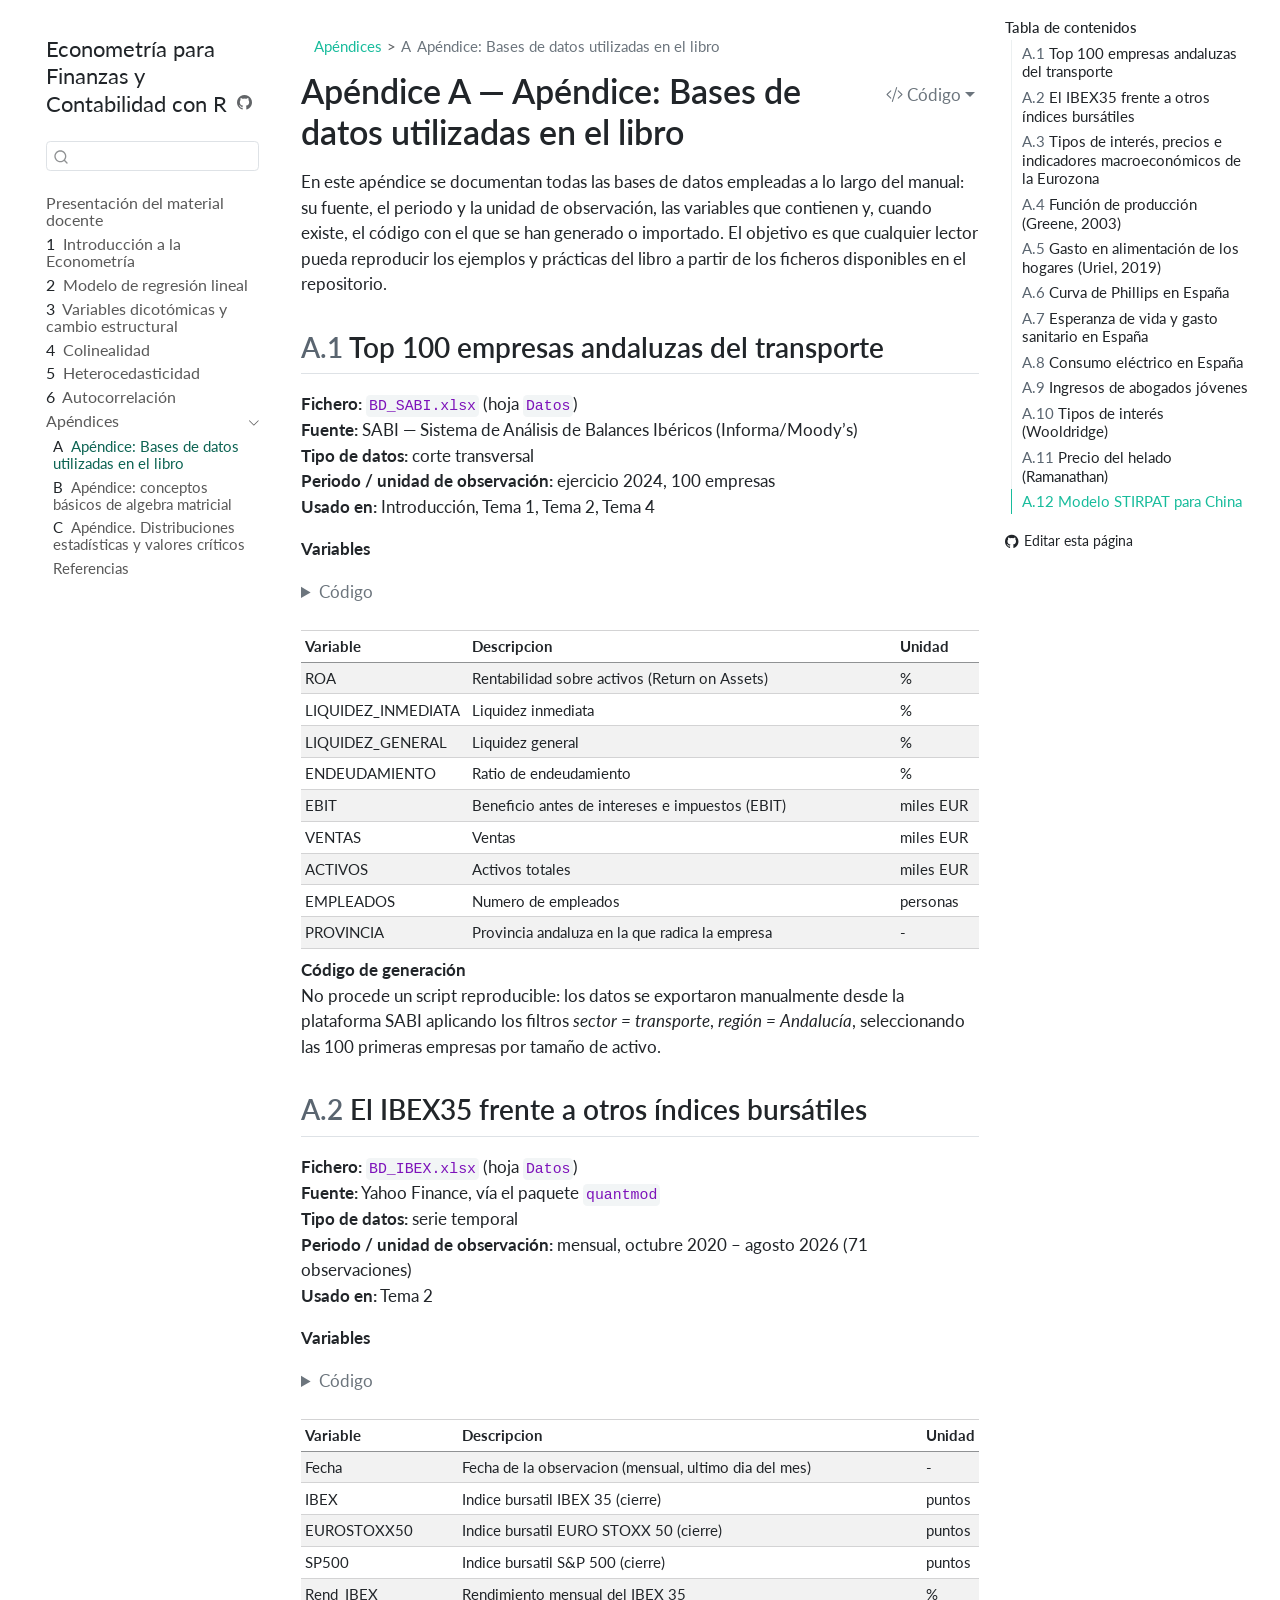
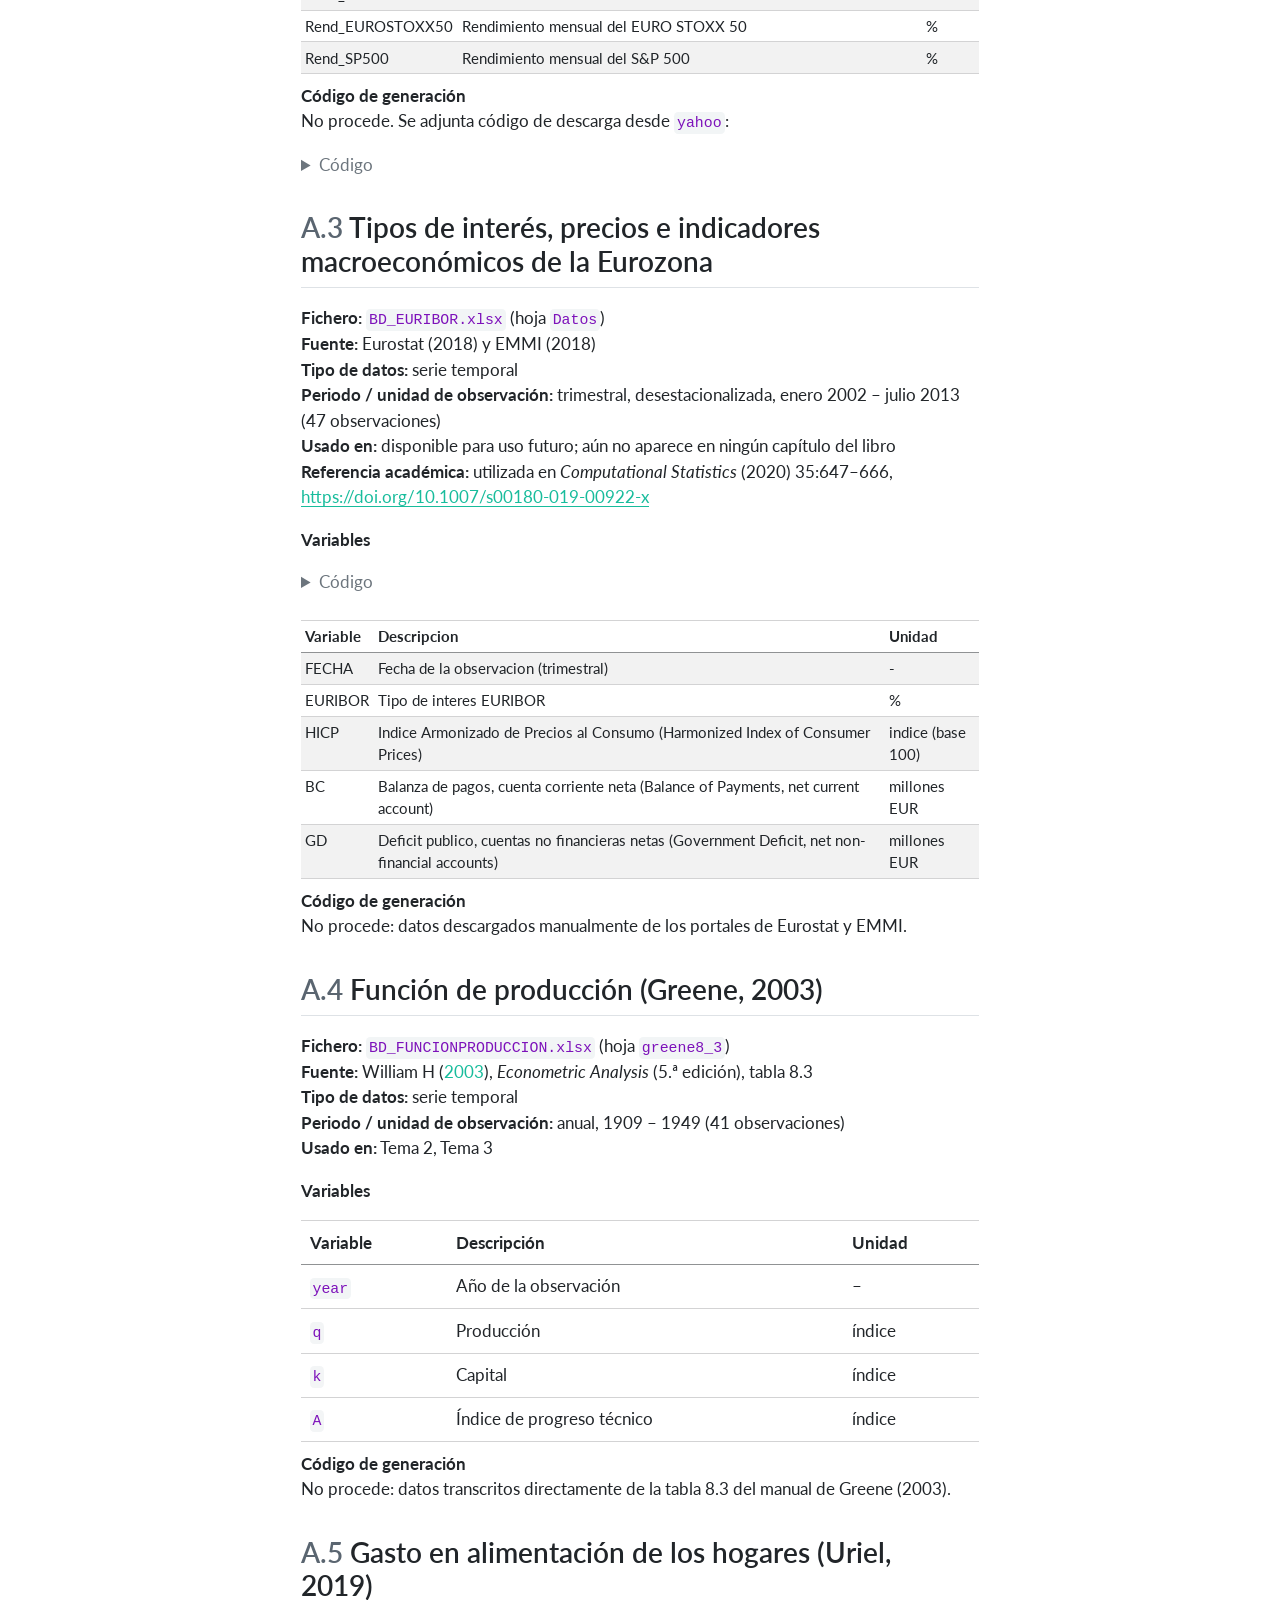
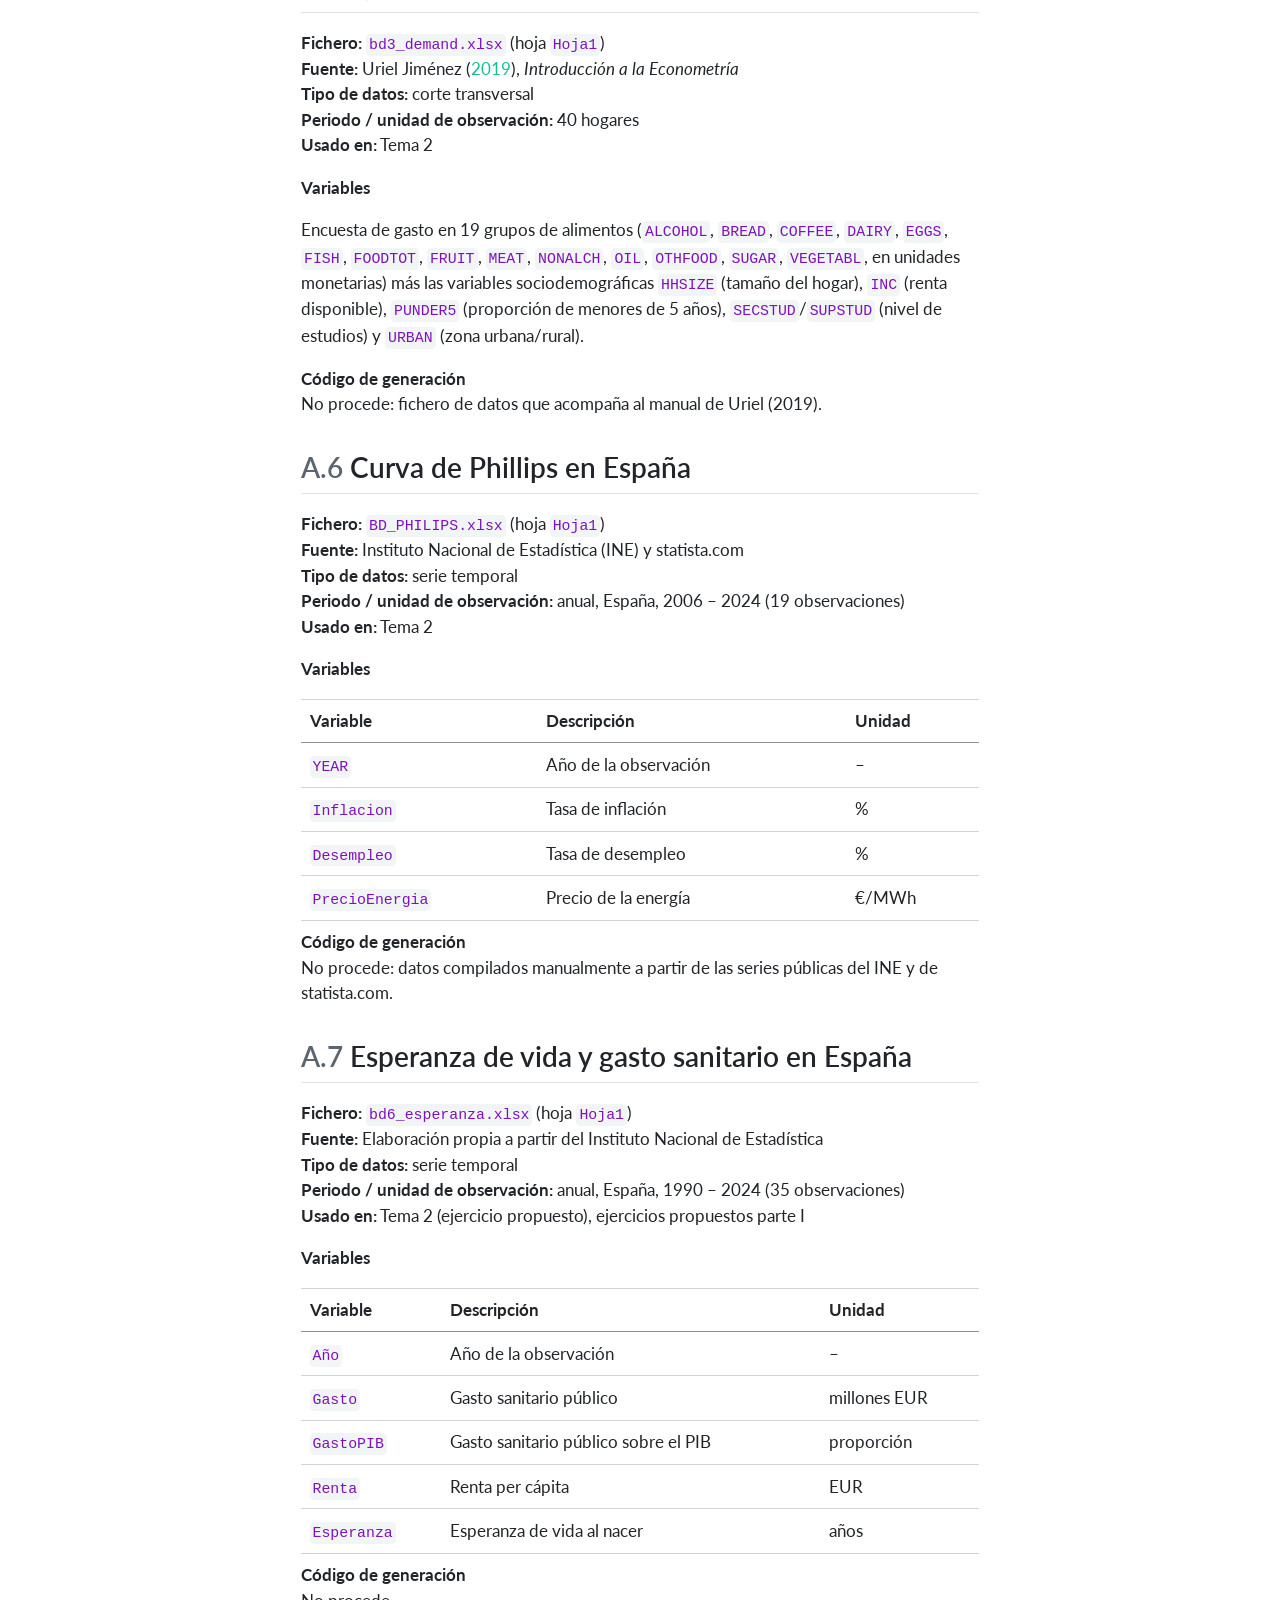
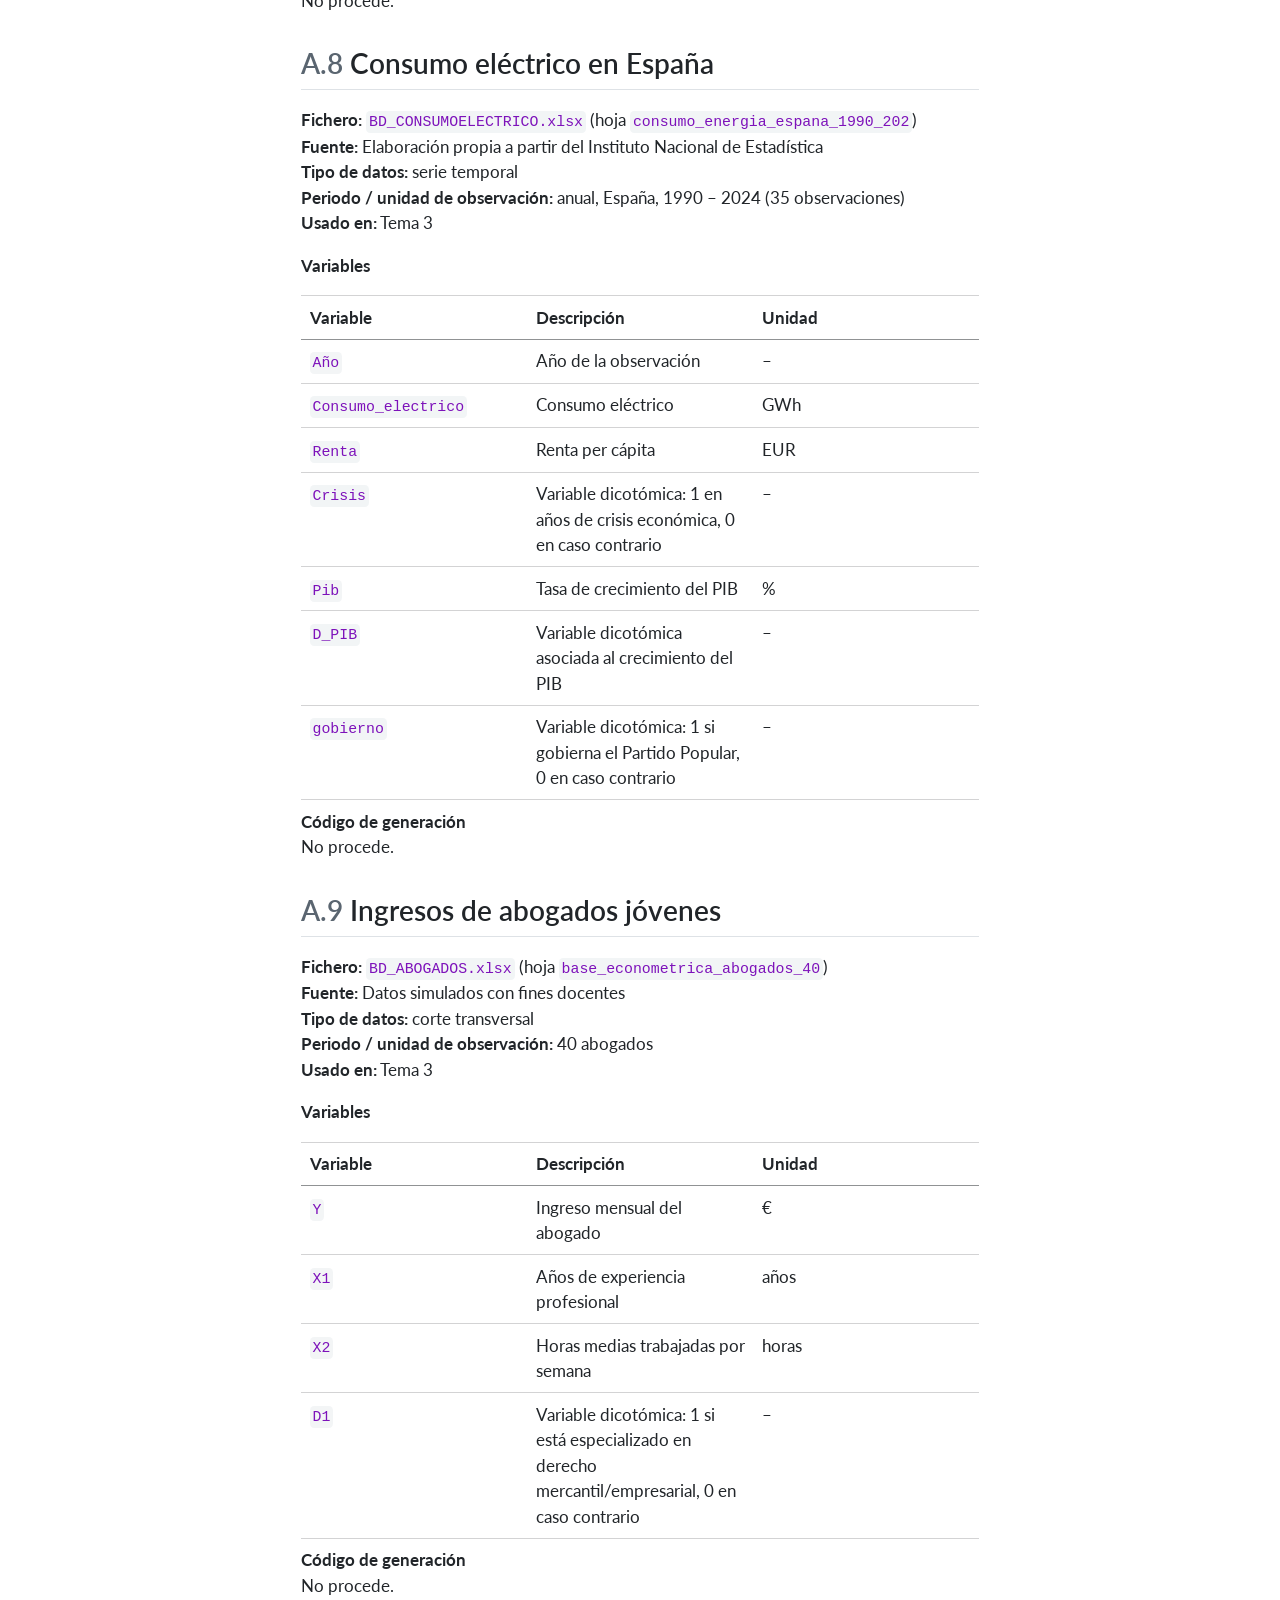
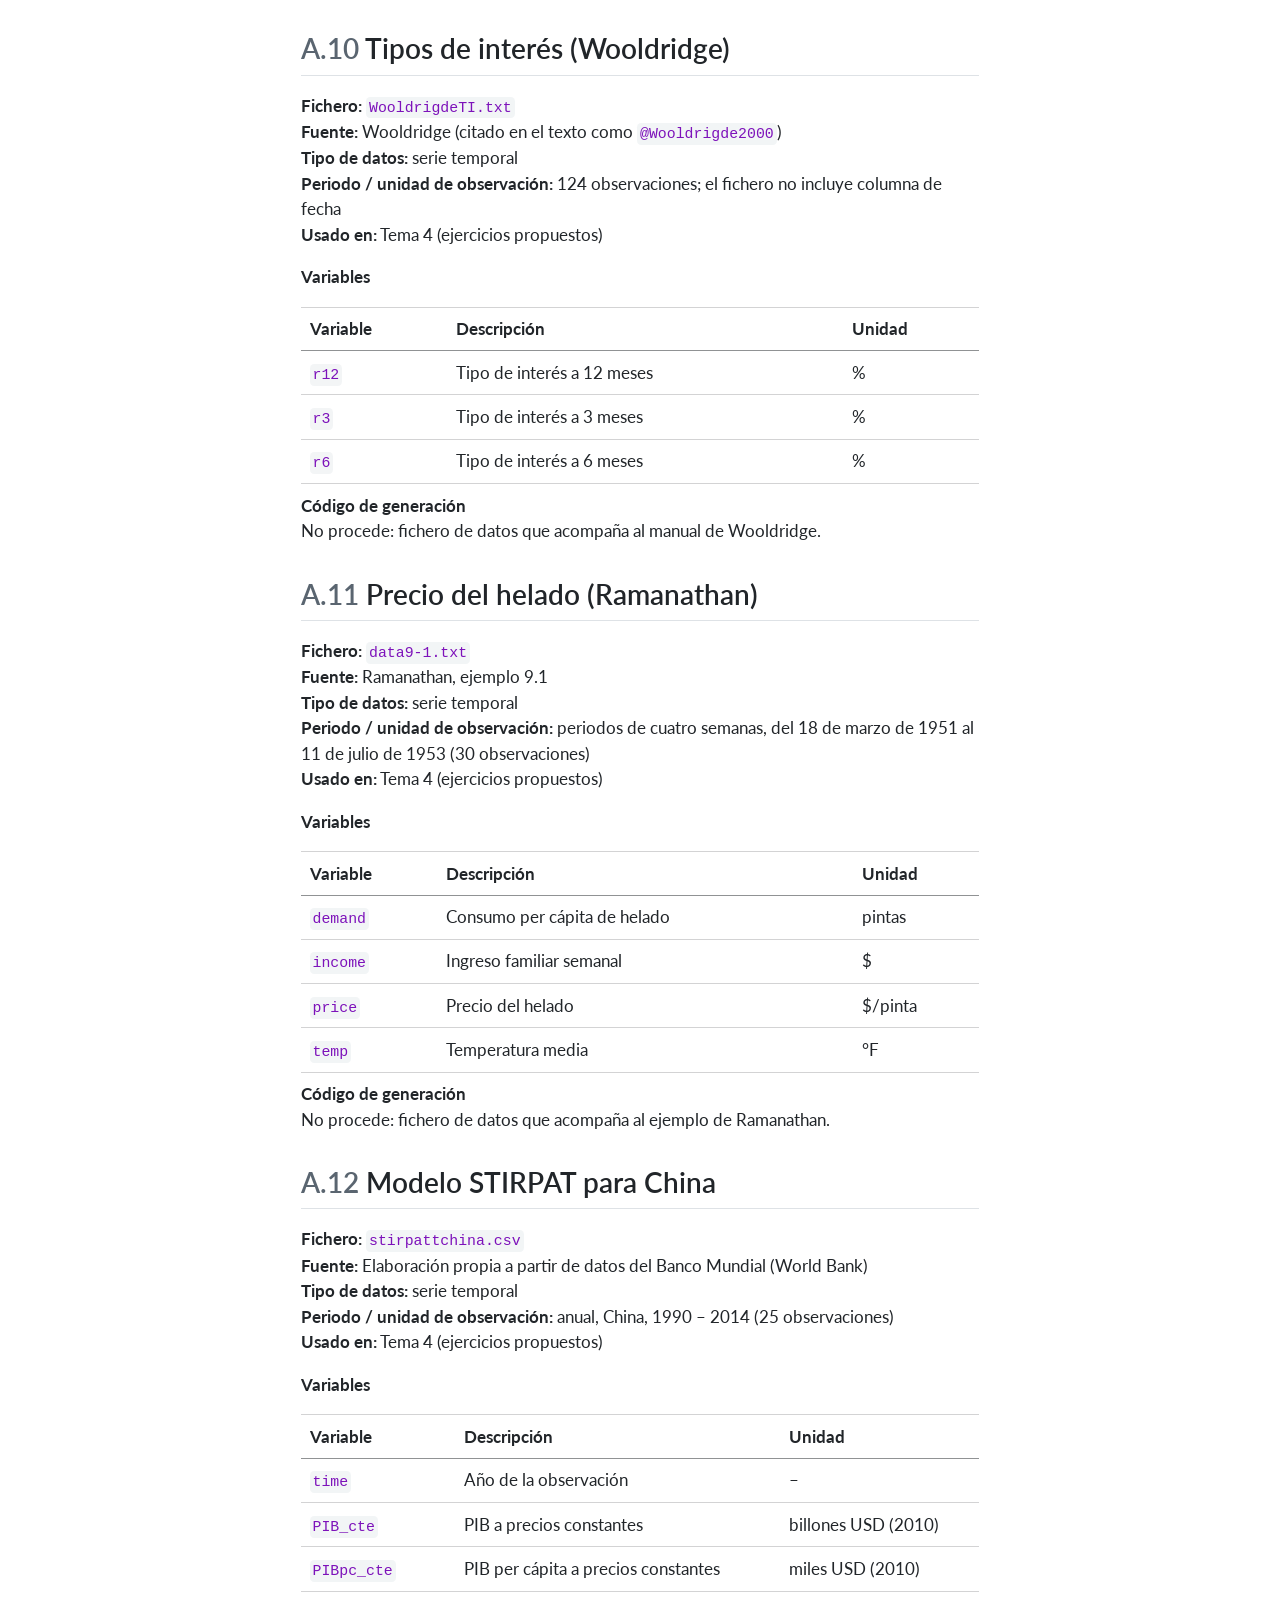
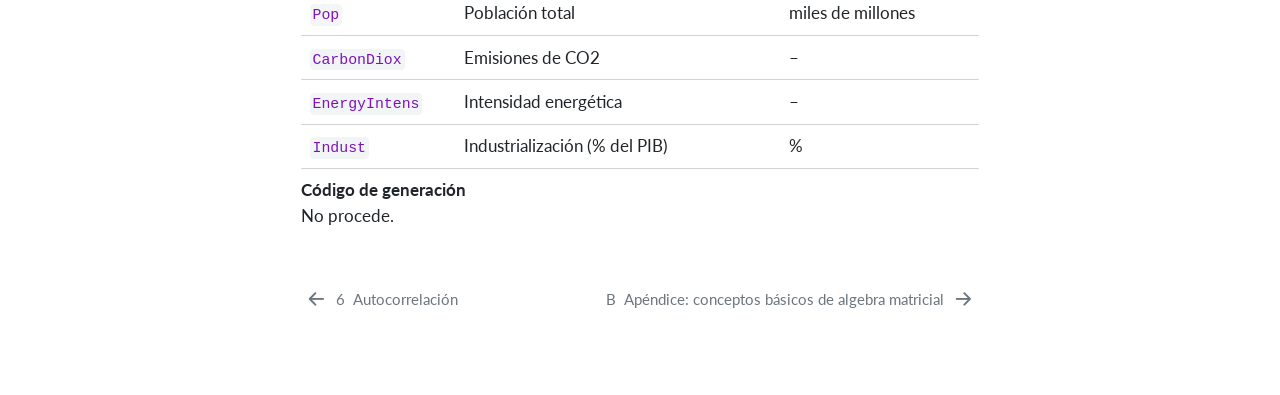
<file: chapters/apendice-basesdatos.html>
<!DOCTYPE html>
<html xmlns="http://www.w3.org/1999/xhtml" lang="es" xml:lang="es"><head>

<meta charset="utf-8">
<meta name="generator" content="quarto-1.11.9">

<meta name="viewport" content="width=device-width, initial-scale=1.0, user-scalable=yes">


<title>Apéndice A — Apéndice: Bases de datos utilizadas en el libro – Econometría para Finanzas y Contabilidad con R</title>
<style>
/* Default styles provided by pandoc.
** See https://pandoc.org/MANUAL.html#variables-for-html for config info.
*/
span.smallcaps{font-variant: small-caps;}
div.columns{display: flex; gap: 1.5em;}
div.column{flex: auto;}
@media screen {
div.columns{gap: min(4vw, 1.5em);}
div.column{overflow-x: auto;}
}
div.hanging-indent{margin-left: 1.5em; text-indent: -1.5em;}
ul.task-list{list-style: none;}
ul.task-list li input[type="checkbox"] {
  width: 0.8em;
  margin: 0 0.8em 0.2em -1em; /* quarto-specific, see https://github.com/quarto-dev/quarto-cli/issues/4556 */ 
  vertical-align: middle;
}
/* CSS for syntax highlighting */
html { -webkit-text-size-adjust: 100%; }
pre > code.sourceCode { white-space: pre; position: relative; }
pre > code.sourceCode > span { display: inline-block; line-height: 1.25; }
pre > code.sourceCode > span:empty { height: 1.2em; }
.sourceCode { overflow: visible; }
code.sourceCode > span { color: inherit; text-decoration: inherit; }
div.sourceCode { margin: 1em 0; }
pre.sourceCode { margin: 0; }
@media screen {
div.sourceCode { overflow: auto; }
}
@media print {
pre > code.sourceCode { white-space: pre-wrap; }
pre > code.sourceCode > span { text-indent: -5em; padding-left: 5em; }
}
pre.numberSource code
  { counter-reset: source-line 0; }
pre.numberSource code > span
  { position: relative; left: -4em; counter-increment: source-line; }
pre.numberSource code > span > a:first-child::before
  { content: counter(source-line);
    position: relative; left: -1em; text-align: right; vertical-align: baseline;
    border: none; display: inline-block;
    -webkit-touch-callout: none; -webkit-user-select: none;
    -khtml-user-select: none; -moz-user-select: none;
    -ms-user-select: none; user-select: none;
    padding: 0 4px; width: 4em;
  }
pre.numberSource { margin-left: 3em;  padding-left: 4px; }
div.sourceCode
  {   }
@media screen {
pre > code.sourceCode > span > a:first-child::before { text-decoration: underline; }
}
/* CSS for citations */
div.csl-bib-body { }
div.csl-entry {
  clear: both;
}
.hanging-indent div.csl-entry {
  margin-left:2em;
  text-indent:-2em;
}
div.csl-left-margin {
  min-width:2em;
  float:left;
}
div.csl-right-inline {
  margin-left:2em;
  padding-left:1em;
}
div.csl-indent {
  margin-left: 2em;
}</style>


<script src="../site_libs/quarto-nav/quarto-nav.js"></script>
<script src="../site_libs/quarto-nav/headroom.min.js"></script>
<script src="../site_libs/clipboard/clipboard.min.js"></script>
<script src="../site_libs/quarto-search/autocomplete.umd.js"></script>
<script src="../site_libs/quarto-search/fuse.min.js"></script>
<script src="../site_libs/quarto-search/quarto-search.js"></script>
<meta name="quarto:offset" content="../">
<link href="../chapters/apendicematrices.html" rel="next">
<link href="../chapters/06-tema6.html" rel="prev">
<script src="../site_libs/quarto-html/quarto.js" type="module"></script>
<script src="../site_libs/quarto-html/tabsets/tabsets.js" type="module"></script>
<script src="../site_libs/quarto-html/scrollable-regions/scrollable-regions.js" type="module"></script>
<script src="../site_libs/quarto-html/popper.min.js"></script>
<script src="../site_libs/quarto-html/tippy.umd.min.js"></script>
<script src="../site_libs/quarto-html/anchor.min.js"></script>
<link href="../site_libs/quarto-html/tippy.css" rel="stylesheet">
<link href="../site_libs/quarto-html/quarto-syntax-highlighting-63b5708e65d6cd79cd7618c58d0c21e7.css" rel="stylesheet" id="quarto-text-highlighting-styles">
<script src="../site_libs/bootstrap/bootstrap.min.js"></script>
<link href="../site_libs/bootstrap/bootstrap-icons.css" rel="stylesheet">
<link href="../site_libs/bootstrap/bootstrap-cca070ee671ed9382b2f716db29b1ddf.min.css" rel="stylesheet" append-hash="true" id="quarto-bootstrap" data-mode="light">
<script id="quarto-search-options" type="application/json">{
  "location": "sidebar",
  "copy-button": false,
  "collapse-after": 3,
  "panel-placement": "start",
  "type": "textbox",
  "limit": 50,
  "keyboard-shortcut": [
    "f",
    "/",
    "s"
  ],
  "show-item-context": false,
  "language": {
    "search-no-results-text": "No se han encontrado resultados",
    "search-matching-documents-text": "documentos encontrados",
    "search-copy-link-title": "Copiar el enlace en la búsqueda",
    "search-hide-matches-text": "Ocultar resultados adicionales",
    "search-more-match-text": "resultado adicional en este documento",
    "search-more-matches-text": "resultados adicionales en este documento",
    "search-clear-button-title": "Borrar",
    "search-text-placeholder": "",
    "search-detached-cancel-button-title": "Cancelar",
    "search-submit-button-title": "Enviar",
    "search-label": "Buscar"
  }
}</script>


<link rel="stylesheet" href="../style.css">
</head>

<body class="nav-sidebar floating quarto-light"><a id="quarto-skip-link" class="visually-hidden-focusable" href="#quarto-document-content">Saltar al contenido principal</a>

<div id="quarto-search-results"></div>
  <header id="quarto-header" class="headroom fixed-top">
  <nav class="quarto-secondary-nav" aria-label="Barra de herramientas">
    <div class="container-fluid d-flex">
      <button type="button" class="quarto-btn-toggle btn" data-bs-toggle="collapse" role="button" data-bs-target=".quarto-sidebar-collapse-item" aria-controls="quarto-sidebar" aria-expanded="false" aria-label="Alternar barra lateral" onclick="if (window.quartoToggleHeadroom) { window.quartoToggleHeadroom(); }">
        <i class="bi bi-layout-text-sidebar-reverse"></i>
      </button>
        <nav class="quarto-page-breadcrumbs" aria-label="Hilo de Ariadna"><ol class="breadcrumb"><li class="breadcrumb-item"><a href="../chapters/apendice-basesdatos.html">Apéndices</a></li><li class="breadcrumb-item"><a href="../chapters/apendice-basesdatos.html"><span class="chapter-number">A</span>&nbsp; <span class="chapter-title">Apéndice: Bases de datos utilizadas en el libro</span></a></li></ol></nav>
        <a class="flex-grow-1" data-bs-toggle="collapse" data-bs-target=".quarto-sidebar-collapse-item" onclick="if (window.quartoToggleHeadroom) { window.quartoToggleHeadroom(); }">      
        </a>
      <button type="button" class="btn quarto-search-button" aria-label="Buscar" onclick="window.quartoOpenSearch();">
        <i class="bi bi-search"></i>
      </button>
    </div>
  </nav>
</header>
<!-- content -->
<div id="quarto-content" class="quarto-container page-columns page-rows-contents page-layout-article">
<!-- sidebar -->
  <nav id="quarto-sidebar" class="sidebar collapse collapse-horizontal quarto-sidebar-collapse-item sidebar-navigation floating overflow-auto" aria-label="Sitio web">
    <div class="pt-lg-2 mt-2 text-left sidebar-header">
    <div class="sidebar-title mb-0 py-0">
      <a href="../">Econometría para Finanzas y Contabilidad con R</a> 
        <div class="sidebar-tools-main">
    <a href="https://github.com/cbgarciaugr/EconometriaBasica" title="Ejecutar el código" class="quarto-navigation-tool px-1" aria-label="Ejecutar el código"><i class="bi bi-github"></i></a>
</div>
    </div>
      </div>
        <div class="mt-2 flex-shrink-0 align-items-center">
        <div class="sidebar-search">
        <div id="quarto-search" class="" title="Buscar"></div>
        </div>
        </div>
    <div class="sidebar-menu-container"> 
    <ul class="list-unstyled mt-1">
        <li class="sidebar-item">
  <div class="sidebar-item-container"> 
  <a href="../index.html" class="sidebar-item-text sidebar-link">
 <span class="menu-text">Presentación del material docente</span></a>
  </div>
</li>
        <li class="sidebar-item">
  <div class="sidebar-item-container"> 
  <a href="../chapters/01-tema1.html" class="sidebar-item-text sidebar-link">
 <span class="menu-text"><span class="chapter-number">1</span>&nbsp; <span class="chapter-title">Introducción a la Econometría</span></span></a>
  </div>
</li>
        <li class="sidebar-item">
  <div class="sidebar-item-container"> 
  <a href="../chapters/02-tema2.html" class="sidebar-item-text sidebar-link">
 <span class="menu-text"><span class="chapter-number">2</span>&nbsp; <span class="chapter-title">Modelo de regresión lineal</span></span></a>
  </div>
</li>
        <li class="sidebar-item">
  <div class="sidebar-item-container"> 
  <a href="../chapters/03-tema3.html" class="sidebar-item-text sidebar-link">
 <span class="menu-text"><span class="chapter-number">3</span>&nbsp; <span class="chapter-title">Variables dicotómicas y cambio estructural</span></span></a>
  </div>
</li>
        <li class="sidebar-item">
  <div class="sidebar-item-container"> 
  <a href="../chapters/04-tema4.html" class="sidebar-item-text sidebar-link">
 <span class="menu-text"><span class="chapter-number">4</span>&nbsp; <span class="chapter-title">Colinealidad</span></span></a>
  </div>
</li>
        <li class="sidebar-item">
  <div class="sidebar-item-container"> 
  <a href="../chapters/05-tema5.html" class="sidebar-item-text sidebar-link">
 <span class="menu-text"><span class="chapter-number">5</span>&nbsp; <span class="chapter-title">Heterocedasticidad</span></span></a>
  </div>
</li>
        <li class="sidebar-item">
  <div class="sidebar-item-container"> 
  <a href="../chapters/06-tema6.html" class="sidebar-item-text sidebar-link">
 <span class="menu-text"><span class="chapter-number">6</span>&nbsp; <span class="chapter-title">Autocorrelación</span></span></a>
  </div>
</li>
        <li class="sidebar-item sidebar-item-section">
      <div class="sidebar-item-container"> 
            <button type="button" class="sidebar-item-text sidebar-item-toggle sidebar-link text-start" data-bs-toggle="collapse" data-bs-target="#quarto-sidebar-section-1" aria-controls="quarto-sidebar-section-1" aria-expanded="true">
 <span class="menu-text" id="quarto-sidebar-section-1-label">Apéndices</span><i class="bi bi-chevron-right" aria-hidden="true"></i></button>
      </div>
      <ul id="quarto-sidebar-section-1" aria-labelledby="quarto-sidebar-section-1-label" class="collapse list-unstyled sidebar-section depth1 show">  
          <li class="sidebar-item">
  <div class="sidebar-item-container"> 
  <a href="../chapters/apendice-basesdatos.html" class="sidebar-item-text sidebar-link active">
 <span class="menu-text"><span class="chapter-number">A</span>&nbsp; <span class="chapter-title">Apéndice: Bases de datos utilizadas en el libro</span></span></a>
  </div>
</li>
          <li class="sidebar-item">
  <div class="sidebar-item-container"> 
  <a href="../chapters/apendicematrices.html" class="sidebar-item-text sidebar-link">
 <span class="menu-text"><span class="chapter-number">B</span>&nbsp; <span class="chapter-title">Apéndice: conceptos básicos de algebra matricial</span></span></a>
  </div>
</li>
          <li class="sidebar-item">
  <div class="sidebar-item-container"> 
  <a href="../chapters/apendicedistribuciones.html" class="sidebar-item-text sidebar-link">
 <span class="menu-text"><span class="chapter-number">C</span>&nbsp; <span class="chapter-title">Apéndice. Distribuciones estadísticas y valores críticos</span></span></a>
  </div>
</li>
          <li class="sidebar-item">
  <div class="sidebar-item-container"> 
  <a href="../chapters/references.html" class="sidebar-item-text sidebar-link">
 <span class="menu-text">Referencias</span></a>
  </div>
</li>
      </ul>
  </li>
    </ul>
    </div>
</nav>
<div id="quarto-sidebar-glass" class="quarto-sidebar-collapse-item" data-bs-toggle="collapse" data-bs-target=".quarto-sidebar-collapse-item"></div>
<!-- margin-sidebar -->
    <div id="quarto-margin-sidebar" class="sidebar margin-sidebar">
        <nav id="TOC" role="doc-toc" aria-labelledby="toc-title" class="toc-active">
    <h2 id="toc-title">Tabla de contenidos</h2>
   
  <ul>
  <li><a href="#top-100-empresas-andaluzas-del-transporte" id="toc-top-100-empresas-andaluzas-del-transporte" class="nav-link active" data-scroll-target="#top-100-empresas-andaluzas-del-transporte"><span class="header-section-number">A.1</span> Top 100 empresas andaluzas del transporte</a></li>
  <li><a href="#el-ibex35-frente-a-otros-índices-bursátiles" id="toc-el-ibex35-frente-a-otros-índices-bursátiles" class="nav-link" data-scroll-target="#el-ibex35-frente-a-otros-índices-bursátiles"><span class="header-section-number">A.2</span> El IBEX35 frente a otros índices bursátiles</a></li>
  <li><a href="#tipos-de-interés-precios-e-indicadores-macroeconómicos-de-la-eurozona" id="toc-tipos-de-interés-precios-e-indicadores-macroeconómicos-de-la-eurozona" class="nav-link" data-scroll-target="#tipos-de-interés-precios-e-indicadores-macroeconómicos-de-la-eurozona"><span class="header-section-number">A.3</span> Tipos de interés, precios e indicadores macroeconómicos de la Eurozona</a></li>
  <li><a href="#función-de-producción-greene-2003" id="toc-función-de-producción-greene-2003" class="nav-link" data-scroll-target="#función-de-producción-greene-2003"><span class="header-section-number">A.4</span> Función de producción (Greene, 2003)</a></li>
  <li><a href="#gasto-en-alimentación-de-los-hogares-uriel-2019" id="toc-gasto-en-alimentación-de-los-hogares-uriel-2019" class="nav-link" data-scroll-target="#gasto-en-alimentación-de-los-hogares-uriel-2019"><span class="header-section-number">A.5</span> Gasto en alimentación de los hogares (Uriel, 2019)</a></li>
  <li><a href="#curva-de-phillips-en-españa" id="toc-curva-de-phillips-en-españa" class="nav-link" data-scroll-target="#curva-de-phillips-en-españa"><span class="header-section-number">A.6</span> Curva de Phillips en España</a></li>
  <li><a href="#esperanza-de-vida-y-gasto-sanitario-en-españa" id="toc-esperanza-de-vida-y-gasto-sanitario-en-españa" class="nav-link" data-scroll-target="#esperanza-de-vida-y-gasto-sanitario-en-españa"><span class="header-section-number">A.7</span> Esperanza de vida y gasto sanitario en España</a></li>
  <li><a href="#consumo-eléctrico-en-españa" id="toc-consumo-eléctrico-en-españa" class="nav-link" data-scroll-target="#consumo-eléctrico-en-españa"><span class="header-section-number">A.8</span> Consumo eléctrico en España</a></li>
  <li><a href="#ingresos-de-abogados-jóvenes" id="toc-ingresos-de-abogados-jóvenes" class="nav-link" data-scroll-target="#ingresos-de-abogados-jóvenes"><span class="header-section-number">A.9</span> Ingresos de abogados jóvenes</a></li>
  <li><a href="#tipos-de-interés-wooldridge" id="toc-tipos-de-interés-wooldridge" class="nav-link" data-scroll-target="#tipos-de-interés-wooldridge"><span class="header-section-number">A.10</span> Tipos de interés (Wooldridge)</a></li>
  <li><a href="#precio-del-helado-ramanathan" id="toc-precio-del-helado-ramanathan" class="nav-link" data-scroll-target="#precio-del-helado-ramanathan"><span class="header-section-number">A.11</span> Precio del helado (Ramanathan)</a></li>
  <li><a href="#modelo-stirpat-para-china" id="toc-modelo-stirpat-para-china" class="nav-link" data-scroll-target="#modelo-stirpat-para-china"><span class="header-section-number">A.12</span> Modelo STIRPAT para China</a></li>
  </ul>
<div class="toc-actions"><ul><li><a href="https://github.com/cbgarciaugr/EconometriaBasica/edit/main/chapters/apendice-basesdatos.qmd" class="toc-action"><i class="bi bi-github"></i>Editar esta página</a></li></ul></div></nav>
    </div>
<!-- main -->
<main class="content" id="quarto-document-content" tabindex="-1">

<header id="title-block-header" class="quarto-title-block default"><nav class="quarto-page-breadcrumbs quarto-title-breadcrumbs d-none d-lg-block" aria-label="Hilo de Ariadna"><ol class="breadcrumb"><li class="breadcrumb-item"><a href="../chapters/apendice-basesdatos.html">Apéndices</a></li><li class="breadcrumb-item"><a href="../chapters/apendice-basesdatos.html"><span class="chapter-number">A</span>&nbsp; <span class="chapter-title">Apéndice: Bases de datos utilizadas en el libro</span></a></li></ol></nav>
<div class="quarto-title">
<div class="quarto-title-block"><div><h1 class="title"><span id="sec-apendice-basesdatos" class="quarto-section-identifier">Apéndice A — Apéndice: Bases de datos utilizadas en el libro</span></h1><button type="button" class="btn code-tools-button dropdown-toggle" id="quarto-code-tools-menu" data-bs-toggle="dropdown" aria-expanded="false"><i class="bi"></i> Código</button><ul class="dropdown-menu dropdown-menu-end" aria-labelelledby="quarto-code-tools-menu"><li><a id="quarto-show-all-code" class="dropdown-item" href="javascript:void(0)" role="button">Mostrar todo el código</a></li><li><a id="quarto-hide-all-code" class="dropdown-item" href="javascript:void(0)" role="button">Ocultar todo el código</a></li><li><hr class="dropdown-divider"></li><li><a id="quarto-view-source" class="dropdown-item" href="javascript:void(0)" role="button">Ver el código fuente</a></li></ul></div></div>
</div>



<div class="quarto-title-meta">

    
  
    
  </div>
  


</header>


<p>En este apéndice se documentan todas las bases de datos empleadas a lo largo del manual: su fuente, el periodo y la unidad de observación, las variables que contienen y, cuando existe, el código con el que se han generado o importado. El objetivo es que cualquier lector pueda reproducir los ejemplos y prácticas del libro a partir de los ficheros disponibles en el repositorio.</p>
<section id="top-100-empresas-andaluzas-del-transporte" class="level2" data-number="A.1">
<h2 data-number="A.1" class="anchored" data-anchor-id="top-100-empresas-andaluzas-del-transporte"><span class="header-section-number">A.1</span> Top 100 empresas andaluzas del transporte</h2>
<p><strong>Fichero:</strong> <code>BD_SABI.xlsx</code> (hoja <code>Datos</code>)<br>
<strong>Fuente:</strong> SABI — Sistema de Análisis de Balances Ibéricos (Informa/Moody’s)<br>
<strong>Tipo de datos:</strong> corte transversal<br>
<strong>Periodo / unidad de observación:</strong> ejercicio 2024, 100 empresas<br>
<strong>Usado en:</strong> Introducción, Tema 1, Tema 2, Tema 4</p>
<p><strong>Variables</strong></p>
<div class="cell">
<details class="code-fold">
<summary>Código</summary>
<div class="code-copy-outer-scaffold"><div class="sourceCode cell-code" id="cb1"><pre class="sourceCode r code-with-copy"><code class="sourceCode r"><span id="cb1-1"><a href="#cb1-1" aria-hidden="true" tabindex="-1"></a>knitr<span class="sc">::</span><span class="fu">kable</span>(<span class="fu">read_excel</span>(<span class="st">"data/BD_SABI.xlsx"</span>, <span class="at">sheet =</span> <span class="st">"Diccionario"</span>))</span></code></pre></div><button title="Copiar al portapapeles" class="code-copy-button"><i class="bi"></i></button></div>
</details>
<div class="cell-output-display">
<table class="caption-top table table-sm table-striped small">
<colgroup>
<col style="width: 24%">
<col style="width: 62%">
<col style="width: 12%">
</colgroup>
<thead>
<tr class="header">
<th style="text-align: left;">Variable</th>
<th style="text-align: left;">Descripcion</th>
<th style="text-align: left;">Unidad</th>
</tr>
</thead>
<tbody>
<tr class="odd">
<td style="text-align: left;">ROA</td>
<td style="text-align: left;">Rentabilidad sobre activos (Return on Assets)</td>
<td style="text-align: left;">%</td>
</tr>
<tr class="even">
<td style="text-align: left;">LIQUIDEZ_INMEDIATA</td>
<td style="text-align: left;">Liquidez inmediata</td>
<td style="text-align: left;">%</td>
</tr>
<tr class="odd">
<td style="text-align: left;">LIQUIDEZ_GENERAL</td>
<td style="text-align: left;">Liquidez general</td>
<td style="text-align: left;">%</td>
</tr>
<tr class="even">
<td style="text-align: left;">ENDEUDAMIENTO</td>
<td style="text-align: left;">Ratio de endeudamiento</td>
<td style="text-align: left;">%</td>
</tr>
<tr class="odd">
<td style="text-align: left;">EBIT</td>
<td style="text-align: left;">Beneficio antes de intereses e impuestos (EBIT)</td>
<td style="text-align: left;">miles EUR</td>
</tr>
<tr class="even">
<td style="text-align: left;">VENTAS</td>
<td style="text-align: left;">Ventas</td>
<td style="text-align: left;">miles EUR</td>
</tr>
<tr class="odd">
<td style="text-align: left;">ACTIVOS</td>
<td style="text-align: left;">Activos totales</td>
<td style="text-align: left;">miles EUR</td>
</tr>
<tr class="even">
<td style="text-align: left;">EMPLEADOS</td>
<td style="text-align: left;">Numero de empleados</td>
<td style="text-align: left;">personas</td>
</tr>
<tr class="odd">
<td style="text-align: left;">PROVINCIA</td>
<td style="text-align: left;">Provincia andaluza en la que radica la empresa</td>
<td style="text-align: left;">-</td>
</tr>
</tbody>
</table>
</div>
</div>
<p><strong>Código de generación</strong><br>
No procede un script reproducible: los datos se exportaron manualmente desde la plataforma SABI aplicando los filtros <em>sector = transporte</em>, <em>región = Andalucía</em>, seleccionando las 100 primeras empresas por tamaño de activo.</p>
</section>
<section id="el-ibex35-frente-a-otros-índices-bursátiles" class="level2" data-number="A.2">
<h2 data-number="A.2" class="anchored" data-anchor-id="el-ibex35-frente-a-otros-índices-bursátiles"><span class="header-section-number">A.2</span> El IBEX35 frente a otros índices bursátiles</h2>
<p><strong>Fichero:</strong> <code>BD_IBEX.xlsx</code> (hoja <code>Datos</code>)<br>
<strong>Fuente:</strong> Yahoo Finance, vía el paquete <code>quantmod</code><br>
<strong>Tipo de datos:</strong> serie temporal<br>
<strong>Periodo / unidad de observación:</strong> mensual, octubre 2020 – agosto 2026 (71 observaciones)<br>
<strong>Usado en:</strong> Tema 2</p>
<p><strong>Variables</strong></p>
<div class="cell">
<details class="code-fold">
<summary>Código</summary>
<div class="code-copy-outer-scaffold"><div class="sourceCode cell-code" id="cb2"><pre class="sourceCode r code-with-copy"><code class="sourceCode r"><span id="cb2-1"><a href="#cb2-1" aria-hidden="true" tabindex="-1"></a>knitr<span class="sc">::</span><span class="fu">kable</span>(<span class="fu">read_excel</span>(<span class="st">"data/BD_IBEX.xlsx"</span>, <span class="at">sheet =</span> <span class="st">"Diccionario"</span>))</span></code></pre></div><button title="Copiar al portapapeles" class="code-copy-button"><i class="bi"></i></button></div>
</details>
<div class="cell-output-display">
<table class="caption-top table table-sm table-striped small">
<colgroup>
<col style="width: 21%">
<col style="width: 69%">
<col style="width: 8%">
</colgroup>
<thead>
<tr class="header">
<th style="text-align: left;">Variable</th>
<th style="text-align: left;">Descripcion</th>
<th style="text-align: left;">Unidad</th>
</tr>
</thead>
<tbody>
<tr class="odd">
<td style="text-align: left;">Fecha</td>
<td style="text-align: left;">Fecha de la observacion (mensual, ultimo dia del mes)</td>
<td style="text-align: left;">-</td>
</tr>
<tr class="even">
<td style="text-align: left;">IBEX</td>
<td style="text-align: left;">Indice bursatil IBEX 35 (cierre)</td>
<td style="text-align: left;">puntos</td>
</tr>
<tr class="odd">
<td style="text-align: left;">EUROSTOXX50</td>
<td style="text-align: left;">Indice bursatil EURO STOXX 50 (cierre)</td>
<td style="text-align: left;">puntos</td>
</tr>
<tr class="even">
<td style="text-align: left;">SP500</td>
<td style="text-align: left;">Indice bursatil S&amp;P 500 (cierre)</td>
<td style="text-align: left;">puntos</td>
</tr>
<tr class="odd">
<td style="text-align: left;">Rend_IBEX</td>
<td style="text-align: left;">Rendimiento mensual del IBEX 35</td>
<td style="text-align: left;">%</td>
</tr>
<tr class="even">
<td style="text-align: left;">Rend_EUROSTOXX50</td>
<td style="text-align: left;">Rendimiento mensual del EURO STOXX 50</td>
<td style="text-align: left;">%</td>
</tr>
<tr class="odd">
<td style="text-align: left;">Rend_SP500</td>
<td style="text-align: left;">Rendimiento mensual del S&amp;P 500</td>
<td style="text-align: left;">%</td>
</tr>
</tbody>
</table>
</div>
</div>
<p><strong>Código de generación</strong><br>
No procede. Se adjunta código de descarga desde <code>yahoo</code>:</p>
<div class="cell">
<details class="code-fold">
<summary>Código</summary>
<div class="code-copy-outer-scaffold"><div class="sourceCode cell-code" id="cb3"><pre class="sourceCode r code-with-copy"><code class="sourceCode r"><span id="cb3-1"><a href="#cb3-1" aria-hidden="true" tabindex="-1"></a><span class="fu">library</span>(quantmod)</span>
<span id="cb3-2"><a href="#cb3-2" aria-hidden="true" tabindex="-1"></a><span class="fu">library</span>(dplyr)</span>
<span id="cb3-3"><a href="#cb3-3" aria-hidden="true" tabindex="-1"></a></span>
<span id="cb3-4"><a href="#cb3-4" aria-hidden="true" tabindex="-1"></a><span class="co"># Descargar precios de cierre diarios de los tres índices</span></span>
<span id="cb3-5"><a href="#cb3-5" aria-hidden="true" tabindex="-1"></a><span class="fu">getSymbols</span>(<span class="st">"^IBEX"</span>, <span class="at">src =</span> <span class="st">"yahoo"</span>)</span>
<span id="cb3-6"><a href="#cb3-6" aria-hidden="true" tabindex="-1"></a><span class="fu">getSymbols</span>(<span class="st">"^STOXX50E"</span>, <span class="at">src =</span> <span class="st">"yahoo"</span>)</span>
<span id="cb3-7"><a href="#cb3-7" aria-hidden="true" tabindex="-1"></a><span class="fu">getSymbols</span>(<span class="st">"^GSPC"</span>, <span class="at">src =</span> <span class="st">"yahoo"</span>)</span>
<span id="cb3-8"><a href="#cb3-8" aria-hidden="true" tabindex="-1"></a></span>
<span id="cb3-9"><a href="#cb3-9" aria-hidden="true" tabindex="-1"></a><span class="co"># Precio de cierre mensual de cada índice</span></span>
<span id="cb3-10"><a href="#cb3-10" aria-hidden="true" tabindex="-1"></a>ibex_mensual <span class="ot">&lt;-</span> <span class="fu">Cl</span>(<span class="fu">to.monthly</span>(IBEX, <span class="at">indexAt =</span> <span class="st">"lastof"</span>, <span class="at">OHLC =</span> <span class="cn">FALSE</span>))</span>
<span id="cb3-11"><a href="#cb3-11" aria-hidden="true" tabindex="-1"></a>eurostoxx_mensual <span class="ot">&lt;-</span> <span class="fu">Cl</span>(<span class="fu">to.monthly</span>(STOXX50E, <span class="at">indexAt =</span> <span class="st">"lastof"</span>, <span class="at">OHLC =</span> <span class="cn">FALSE</span>))</span>
<span id="cb3-12"><a href="#cb3-12" aria-hidden="true" tabindex="-1"></a>sp500_mensual <span class="ot">&lt;-</span> <span class="fu">Cl</span>(<span class="fu">to.monthly</span>(GSPC, <span class="at">indexAt =</span> <span class="st">"lastof"</span>, <span class="at">OHLC =</span> <span class="cn">FALSE</span>))</span>
<span id="cb3-13"><a href="#cb3-13" aria-hidden="true" tabindex="-1"></a></span>
<span id="cb3-14"><a href="#cb3-14" aria-hidden="true" tabindex="-1"></a><span class="co"># Unir los tres índices por fecha</span></span>
<span id="cb3-15"><a href="#cb3-15" aria-hidden="true" tabindex="-1"></a>datos_ibex <span class="ot">&lt;-</span> <span class="fu">merge</span>(ibex_mensual, eurostoxx_mensual, sp500_mensual, <span class="at">join =</span> <span class="st">"inner"</span>)</span>
<span id="cb3-16"><a href="#cb3-16" aria-hidden="true" tabindex="-1"></a><span class="fu">colnames</span>(datos_ibex) <span class="ot">&lt;-</span> <span class="fu">c</span>(<span class="st">"IBEX"</span>, <span class="st">"EUROSTOXX50"</span>, <span class="st">"SP500"</span>)</span>
<span id="cb3-17"><a href="#cb3-17" aria-hidden="true" tabindex="-1"></a></span>
<span id="cb3-18"><a href="#cb3-18" aria-hidden="true" tabindex="-1"></a><span class="co"># Convertir a data.frame, calcular rendimientos y quedarnos con los últimos 71 meses</span></span>
<span id="cb3-19"><a href="#cb3-19" aria-hidden="true" tabindex="-1"></a>datos_ibex <span class="ot">&lt;-</span> <span class="fu">data.frame</span>(<span class="at">Fecha =</span> <span class="fu">index</span>(datos_ibex), <span class="fu">coredata</span>(datos_ibex)) <span class="sc">%&gt;%</span></span>
<span id="cb3-20"><a href="#cb3-20" aria-hidden="true" tabindex="-1"></a>  <span class="fu">mutate</span>(</span>
<span id="cb3-21"><a href="#cb3-21" aria-hidden="true" tabindex="-1"></a>    <span class="at">Rend_IBEX =</span> <span class="dv">100</span> <span class="sc">*</span> <span class="fu">log</span>(IBEX <span class="sc">/</span> <span class="fu">lag</span>(IBEX)),</span>
<span id="cb3-22"><a href="#cb3-22" aria-hidden="true" tabindex="-1"></a>    <span class="at">Rend_EUROSTOXX50 =</span> <span class="dv">100</span> <span class="sc">*</span> <span class="fu">log</span>(EUROSTOXX50 <span class="sc">/</span> <span class="fu">lag</span>(EUROSTOXX50)),</span>
<span id="cb3-23"><a href="#cb3-23" aria-hidden="true" tabindex="-1"></a>    <span class="at">Rend_SP500 =</span> <span class="dv">100</span> <span class="sc">*</span> <span class="fu">log</span>(SP500 <span class="sc">/</span> <span class="fu">lag</span>(SP500))</span>
<span id="cb3-24"><a href="#cb3-24" aria-hidden="true" tabindex="-1"></a>  ) <span class="sc">%&gt;%</span></span>
<span id="cb3-25"><a href="#cb3-25" aria-hidden="true" tabindex="-1"></a>  <span class="fu">tail</span>(<span class="dv">71</span>)</span></code></pre></div><button title="Copiar al portapapeles" class="code-copy-button"><i class="bi"></i></button></div>
</details>
</div>
</section>
<section id="tipos-de-interés-precios-e-indicadores-macroeconómicos-de-la-eurozona" class="level2" data-number="A.3">
<h2 data-number="A.3" class="anchored" data-anchor-id="tipos-de-interés-precios-e-indicadores-macroeconómicos-de-la-eurozona"><span class="header-section-number">A.3</span> Tipos de interés, precios e indicadores macroeconómicos de la Eurozona</h2>
<p><strong>Fichero:</strong> <code>BD_EURIBOR.xlsx</code> (hoja <code>Datos</code>)<br>
<strong>Fuente:</strong> Eurostat (2018) y EMMI (2018)<br>
<strong>Tipo de datos:</strong> serie temporal<br>
<strong>Periodo / unidad de observación:</strong> trimestral, desestacionalizada, enero 2002 – julio 2013 (47 observaciones)<br>
<strong>Usado en:</strong> disponible para uso futuro; aún no aparece en ningún capítulo del libro<br>
<strong>Referencia académica:</strong> utilizada en <em>Computational Statistics</em> (2020) 35:647–666, <a href="https://doi.org/10.1007/s00180-019-00922-x" class="uri">https://doi.org/10.1007/s00180-019-00922-x</a></p>
<p><strong>Variables</strong></p>
<div class="cell">
<details class="code-fold">
<summary>Código</summary>
<div class="code-copy-outer-scaffold"><div class="sourceCode cell-code" id="cb4"><pre class="sourceCode r code-with-copy"><code class="sourceCode r"><span id="cb4-1"><a href="#cb4-1" aria-hidden="true" tabindex="-1"></a>knitr<span class="sc">::</span><span class="fu">kable</span>(<span class="fu">read_excel</span>(<span class="st">"data/BD_EURIBOR.xlsx"</span>, <span class="at">sheet =</span> <span class="st">"Diccionario"</span>))</span></code></pre></div><button title="Copiar al portapapeles" class="code-copy-button"><i class="bi"></i></button></div>
</details>
<div class="cell-output-display">
<table class="caption-top table table-sm table-striped small">
<colgroup>
<col style="width: 7%">
<col style="width: 77%">
<col style="width: 14%">
</colgroup>
<thead>
<tr class="header">
<th style="text-align: left;">Variable</th>
<th style="text-align: left;">Descripcion</th>
<th style="text-align: left;">Unidad</th>
</tr>
</thead>
<tbody>
<tr class="odd">
<td style="text-align: left;">FECHA</td>
<td style="text-align: left;">Fecha de la observacion (trimestral)</td>
<td style="text-align: left;">-</td>
</tr>
<tr class="even">
<td style="text-align: left;">EURIBOR</td>
<td style="text-align: left;">Tipo de interes EURIBOR</td>
<td style="text-align: left;">%</td>
</tr>
<tr class="odd">
<td style="text-align: left;">HICP</td>
<td style="text-align: left;">Indice Armonizado de Precios al Consumo (Harmonized Index of Consumer Prices)</td>
<td style="text-align: left;">indice (base 100)</td>
</tr>
<tr class="even">
<td style="text-align: left;">BC</td>
<td style="text-align: left;">Balanza de pagos, cuenta corriente neta (Balance of Payments, net current account)</td>
<td style="text-align: left;">millones EUR</td>
</tr>
<tr class="odd">
<td style="text-align: left;">GD</td>
<td style="text-align: left;">Deficit publico, cuentas no financieras netas (Government Deficit, net non-financial accounts)</td>
<td style="text-align: left;">millones EUR</td>
</tr>
</tbody>
</table>
</div>
</div>
<p><strong>Código de generación</strong><br>
No procede: datos descargados manualmente de los portales de Eurostat y EMMI.</p>
</section>
<section id="función-de-producción-greene-2003" class="level2" data-number="A.4">
<h2 data-number="A.4" class="anchored" data-anchor-id="función-de-producción-greene-2003"><span class="header-section-number">A.4</span> Función de producción (Greene, 2003)</h2>
<p><strong>Fichero:</strong> <code>BD_FUNCIONPRODUCCION.xlsx</code> (hoja <code>greene8_3</code>)<br>
<strong>Fuente:</strong> <span class="citation" data-cites="Greene2003">William H (<a href="references.html#ref-Greene2003" role="doc-biblioref">2003</a>)</span>, <em>Econometric Analysis</em> (5.ª edición), tabla 8.3<br>
<strong>Tipo de datos:</strong> serie temporal<br>
<strong>Periodo / unidad de observación:</strong> anual, 1909 – 1949 (41 observaciones)<br>
<strong>Usado en:</strong> Tema 2, Tema 3</p>
<p><strong>Variables</strong></p>
<table class="caption-top table">
<thead>
<tr class="header">
<th>Variable</th>
<th>Descripción</th>
<th>Unidad</th>
</tr>
</thead>
<tbody>
<tr class="odd">
<td><code>year</code></td>
<td>Año de la observación</td>
<td>–</td>
</tr>
<tr class="even">
<td><code>q</code></td>
<td>Producción</td>
<td>índice</td>
</tr>
<tr class="odd">
<td><code>k</code></td>
<td>Capital</td>
<td>índice</td>
</tr>
<tr class="even">
<td><code>A</code></td>
<td>Índice de progreso técnico</td>
<td>índice</td>
</tr>
</tbody>
</table>
<p><strong>Código de generación</strong><br>
No procede: datos transcritos directamente de la tabla 8.3 del manual de Greene (2003).</p>
</section>
<section id="gasto-en-alimentación-de-los-hogares-uriel-2019" class="level2" data-number="A.5">
<h2 data-number="A.5" class="anchored" data-anchor-id="gasto-en-alimentación-de-los-hogares-uriel-2019"><span class="header-section-number">A.5</span> Gasto en alimentación de los hogares (Uriel, 2019)</h2>
<p><strong>Fichero:</strong> <code>bd3_demand.xlsx</code> (hoja <code>Hoja1</code>)<br>
<strong>Fuente:</strong> <span class="citation" data-cites="Uriel2019">Uriel Jiménez (<a href="references.html#ref-Uriel2019" role="doc-biblioref">2019</a>)</span>, <em>Introducción a la Econometría</em><br>
<strong>Tipo de datos:</strong> corte transversal<br>
<strong>Periodo / unidad de observación:</strong> 40 hogares<br>
<strong>Usado en:</strong> Tema 2</p>
<p><strong>Variables</strong></p>
<p>Encuesta de gasto en 19 grupos de alimentos (<code>ALCOHOL</code>, <code>BREAD</code>, <code>COFFEE</code>, <code>DAIRY</code>, <code>EGGS</code>, <code>FISH</code>, <code>FOODTOT</code>, <code>FRUIT</code>, <code>MEAT</code>, <code>NONALCH</code>, <code>OIL</code>, <code>OTHFOOD</code>, <code>SUGAR</code>, <code>VEGETABL</code>, en unidades monetarias) más las variables sociodemográficas <code>HHSIZE</code> (tamaño del hogar), <code>INC</code> (renta disponible), <code>PUNDER5</code> (proporción de menores de 5 años), <code>SECSTUD</code>/<code>SUPSTUD</code> (nivel de estudios) y <code>URBAN</code> (zona urbana/rural).</p>
<p><strong>Código de generación</strong><br>
No procede: fichero de datos que acompaña al manual de Uriel (2019).</p>
</section>
<section id="curva-de-phillips-en-españa" class="level2" data-number="A.6">
<h2 data-number="A.6" class="anchored" data-anchor-id="curva-de-phillips-en-españa"><span class="header-section-number">A.6</span> Curva de Phillips en España</h2>
<p><strong>Fichero:</strong> <code>BD_PHILIPS.xlsx</code> (hoja <code>Hoja1</code>)<br>
<strong>Fuente:</strong> Instituto Nacional de Estadística (INE) y statista.com<br>
<strong>Tipo de datos:</strong> serie temporal<br>
<strong>Periodo / unidad de observación:</strong> anual, España, 2006 – 2024 (19 observaciones)<br>
<strong>Usado en:</strong> Tema 2</p>
<p><strong>Variables</strong></p>
<table class="caption-top table">
<thead>
<tr class="header">
<th>Variable</th>
<th>Descripción</th>
<th>Unidad</th>
</tr>
</thead>
<tbody>
<tr class="odd">
<td><code>YEAR</code></td>
<td>Año de la observación</td>
<td>–</td>
</tr>
<tr class="even">
<td><code>Inflacion</code></td>
<td>Tasa de inflación</td>
<td>%</td>
</tr>
<tr class="odd">
<td><code>Desempleo</code></td>
<td>Tasa de desempleo</td>
<td>%</td>
</tr>
<tr class="even">
<td><code>PrecioEnergia</code></td>
<td>Precio de la energía</td>
<td>€/MWh</td>
</tr>
</tbody>
</table>
<p><strong>Código de generación</strong><br>
No procede: datos compilados manualmente a partir de las series públicas del INE y de statista.com.</p>
</section>
<section id="esperanza-de-vida-y-gasto-sanitario-en-españa" class="level2" data-number="A.7">
<h2 data-number="A.7" class="anchored" data-anchor-id="esperanza-de-vida-y-gasto-sanitario-en-españa"><span class="header-section-number">A.7</span> Esperanza de vida y gasto sanitario en España</h2>
<p><strong>Fichero:</strong> <code>bd6_esperanza.xlsx</code> (hoja <code>Hoja1</code>)<br>
<strong>Fuente:</strong> Elaboración propia a partir del Instituto Nacional de Estadística<br>
<strong>Tipo de datos:</strong> serie temporal<br>
<strong>Periodo / unidad de observación:</strong> anual, España, 1990 – 2024 (35 observaciones)<br>
<strong>Usado en:</strong> Tema 2 (ejercicio propuesto), ejercicios propuestos parte I</p>
<p><strong>Variables</strong></p>
<table class="caption-top table">
<thead>
<tr class="header">
<th>Variable</th>
<th>Descripción</th>
<th>Unidad</th>
</tr>
</thead>
<tbody>
<tr class="odd">
<td><code>Año</code></td>
<td>Año de la observación</td>
<td>–</td>
</tr>
<tr class="even">
<td><code>Gasto</code></td>
<td>Gasto sanitario público</td>
<td>millones EUR</td>
</tr>
<tr class="odd">
<td><code>GastoPIB</code></td>
<td>Gasto sanitario público sobre el PIB</td>
<td>proporción</td>
</tr>
<tr class="even">
<td><code>Renta</code></td>
<td>Renta per cápita</td>
<td>EUR</td>
</tr>
<tr class="odd">
<td><code>Esperanza</code></td>
<td>Esperanza de vida al nacer</td>
<td>años</td>
</tr>
</tbody>
</table>
<p><strong>Código de generación</strong><br>
No procede.</p>
</section>
<section id="consumo-eléctrico-en-españa" class="level2" data-number="A.8">
<h2 data-number="A.8" class="anchored" data-anchor-id="consumo-eléctrico-en-españa"><span class="header-section-number">A.8</span> Consumo eléctrico en España</h2>
<p><strong>Fichero:</strong> <code>BD_CONSUMOELECTRICO.xlsx</code> (hoja <code>consumo_energia_espana_1990_202</code>)<br>
<strong>Fuente:</strong> Elaboración propia a partir del Instituto Nacional de Estadística<br>
<strong>Tipo de datos:</strong> serie temporal<br>
<strong>Periodo / unidad de observación:</strong> anual, España, 1990 – 2024 (35 observaciones)<br>
<strong>Usado en:</strong> Tema 3</p>
<p><strong>Variables</strong></p>
<table class="caption-top table">
<colgroup>
<col style="width: 33%">
<col style="width: 33%">
<col style="width: 33%">
</colgroup>
<thead>
<tr class="header">
<th>Variable</th>
<th>Descripción</th>
<th>Unidad</th>
</tr>
</thead>
<tbody>
<tr class="odd">
<td><code>Año</code></td>
<td>Año de la observación</td>
<td>–</td>
</tr>
<tr class="even">
<td><code>Consumo_electrico</code></td>
<td>Consumo eléctrico</td>
<td>GWh</td>
</tr>
<tr class="odd">
<td><code>Renta</code></td>
<td>Renta per cápita</td>
<td>EUR</td>
</tr>
<tr class="even">
<td><code>Crisis</code></td>
<td>Variable dicotómica: 1 en años de crisis económica, 0 en caso contrario</td>
<td>–</td>
</tr>
<tr class="odd">
<td><code>Pib</code></td>
<td>Tasa de crecimiento del PIB</td>
<td>%</td>
</tr>
<tr class="even">
<td><code>D_PIB</code></td>
<td>Variable dicotómica asociada al crecimiento del PIB</td>
<td>–</td>
</tr>
<tr class="odd">
<td><code>gobierno</code></td>
<td>Variable dicotómica: 1 si gobierna el Partido Popular, 0 en caso contrario</td>
<td>–</td>
</tr>
</tbody>
</table>
<p><strong>Código de generación</strong><br>
No procede.</p>
</section>
<section id="ingresos-de-abogados-jóvenes" class="level2" data-number="A.9">
<h2 data-number="A.9" class="anchored" data-anchor-id="ingresos-de-abogados-jóvenes"><span class="header-section-number">A.9</span> Ingresos de abogados jóvenes</h2>
<p><strong>Fichero:</strong> <code>BD_ABOGADOS.xlsx</code> (hoja <code>base_econometrica_abogados_40</code>)<br>
<strong>Fuente:</strong> Datos simulados con fines docentes<br>
<strong>Tipo de datos:</strong> corte transversal<br>
<strong>Periodo / unidad de observación:</strong> 40 abogados<br>
<strong>Usado en:</strong> Tema 3</p>
<p><strong>Variables</strong></p>
<table class="caption-top table">
<colgroup>
<col style="width: 33%">
<col style="width: 33%">
<col style="width: 33%">
</colgroup>
<thead>
<tr class="header">
<th>Variable</th>
<th>Descripción</th>
<th>Unidad</th>
</tr>
</thead>
<tbody>
<tr class="odd">
<td><code>Y</code></td>
<td>Ingreso mensual del abogado</td>
<td>€</td>
</tr>
<tr class="even">
<td><code>X1</code></td>
<td>Años de experiencia profesional</td>
<td>años</td>
</tr>
<tr class="odd">
<td><code>X2</code></td>
<td>Horas medias trabajadas por semana</td>
<td>horas</td>
</tr>
<tr class="even">
<td><code>D1</code></td>
<td>Variable dicotómica: 1 si está especializado en derecho mercantil/empresarial, 0 en caso contrario</td>
<td>–</td>
</tr>
</tbody>
</table>
<p><strong>Código de generación</strong><br>
No procede.</p>
</section>
<section id="tipos-de-interés-wooldridge" class="level2" data-number="A.10">
<h2 data-number="A.10" class="anchored" data-anchor-id="tipos-de-interés-wooldridge"><span class="header-section-number">A.10</span> Tipos de interés (Wooldridge)</h2>
<p><strong>Fichero:</strong> <code>WooldrigdeTI.txt</code><br>
<strong>Fuente:</strong> Wooldridge (citado en el texto como <code>@Wooldrigde2000</code>)<br>
<strong>Tipo de datos:</strong> serie temporal<br>
<strong>Periodo / unidad de observación:</strong> 124 observaciones; el fichero no incluye columna de fecha<br>
<strong>Usado en:</strong> Tema 4 (ejercicios propuestos)</p>
<p><strong>Variables</strong></p>
<table class="caption-top table">
<thead>
<tr class="header">
<th>Variable</th>
<th>Descripción</th>
<th>Unidad</th>
</tr>
</thead>
<tbody>
<tr class="odd">
<td><code>r12</code></td>
<td>Tipo de interés a 12 meses</td>
<td>%</td>
</tr>
<tr class="even">
<td><code>r3</code></td>
<td>Tipo de interés a 3 meses</td>
<td>%</td>
</tr>
<tr class="odd">
<td><code>r6</code></td>
<td>Tipo de interés a 6 meses</td>
<td>%</td>
</tr>
</tbody>
</table>
<p><strong>Código de generación</strong><br>
No procede: fichero de datos que acompaña al manual de Wooldridge.</p>
</section>
<section id="precio-del-helado-ramanathan" class="level2" data-number="A.11">
<h2 data-number="A.11" class="anchored" data-anchor-id="precio-del-helado-ramanathan"><span class="header-section-number">A.11</span> Precio del helado (Ramanathan)</h2>
<p><strong>Fichero:</strong> <code>data9-1.txt</code><br>
<strong>Fuente:</strong> Ramanathan, ejemplo 9.1<br>
<strong>Tipo de datos:</strong> serie temporal<br>
<strong>Periodo / unidad de observación:</strong> periodos de cuatro semanas, del 18 de marzo de 1951 al 11 de julio de 1953 (30 observaciones)<br>
<strong>Usado en:</strong> Tema 4 (ejercicios propuestos)</p>
<p><strong>Variables</strong></p>
<table class="caption-top table">
<thead>
<tr class="header">
<th>Variable</th>
<th>Descripción</th>
<th>Unidad</th>
</tr>
</thead>
<tbody>
<tr class="odd">
<td><code>demand</code></td>
<td>Consumo per cápita de helado</td>
<td>pintas</td>
</tr>
<tr class="even">
<td><code>income</code></td>
<td>Ingreso familiar semanal</td>
<td>$</td>
</tr>
<tr class="odd">
<td><code>price</code></td>
<td>Precio del helado</td>
<td>$/pinta</td>
</tr>
<tr class="even">
<td><code>temp</code></td>
<td>Temperatura media</td>
<td>°F</td>
</tr>
</tbody>
</table>
<p><strong>Código de generación</strong><br>
No procede: fichero de datos que acompaña al ejemplo de Ramanathan.</p>
</section>
<section id="modelo-stirpat-para-china" class="level2" data-number="A.12">
<h2 data-number="A.12" class="anchored" data-anchor-id="modelo-stirpat-para-china"><span class="header-section-number">A.12</span> Modelo STIRPAT para China</h2>
<p><strong>Fichero:</strong> <code>stirpattchina.csv</code><br>
<strong>Fuente:</strong> Elaboración propia a partir de datos del Banco Mundial (World Bank)<br>
<strong>Tipo de datos:</strong> serie temporal<br>
<strong>Periodo / unidad de observación:</strong> anual, China, 1990 – 2014 (25 observaciones)<br>
<strong>Usado en:</strong> Tema 4 (ejercicios propuestos)</p>
<p><strong>Variables</strong></p>
<table class="caption-top table">
<thead>
<tr class="header">
<th>Variable</th>
<th>Descripción</th>
<th>Unidad</th>
</tr>
</thead>
<tbody>
<tr class="odd">
<td><code>time</code></td>
<td>Año de la observación</td>
<td>–</td>
</tr>
<tr class="even">
<td><code>PIB_cte</code></td>
<td>PIB a precios constantes</td>
<td>billones USD (2010)</td>
</tr>
<tr class="odd">
<td><code>PIBpc_cte</code></td>
<td>PIB per cápita a precios constantes</td>
<td>miles USD (2010)</td>
</tr>
<tr class="even">
<td><code>Pop</code></td>
<td>Población total</td>
<td>miles de millones</td>
</tr>
<tr class="odd">
<td><code>CarbonDiox</code></td>
<td>Emisiones de CO2</td>
<td>–</td>
</tr>
<tr class="even">
<td><code>EnergyIntens</code></td>
<td>Intensidad energética</td>
<td>–</td>
</tr>
<tr class="odd">
<td><code>Indust</code></td>
<td>Industrialización (% del PIB)</td>
<td>%</td>
</tr>
</tbody>
</table>
<p><strong>Código de generación</strong><br>
No procede.</p>


<!-- -->

<div id="refs" class="references csl-bib-body hanging-indent" role="list" style="display: none">
<div id="ref-Uriel2019" class="csl-entry" role="listitem">
Uriel Jiménez, E. 2019. <em>Introducción a la Econometría</em>. Universidad de Valencia.
</div>
<div id="ref-Greene2003" class="csl-entry" role="listitem">
William H, Greene. 2003. <em>ECONOMETRIC ANALYSIS FIFTH EDITION</em>.
</div>
</div>
</section>

</main> <!-- /main -->
<script id="quarto-html-after-body" type="application/javascript">
  window.document.addEventListener("DOMContentLoaded", function (event) {
    const icon = "";
    const anchorJS = new window.AnchorJS();
    anchorJS.options = {
      placement: 'right',
      icon: icon
    };
    anchorJS.add('.anchored');
    const isCodeAnnotation = (el) => {
      for (const clz of el.classList) {
        if (clz.startsWith('code-annotation-')) {                     
          return true;
        }
      }
      return false;
    }
    const onCopySuccess = function(e) {
      // button target
      const button = e.trigger;
      // don't keep focus
      button.blur();
      // flash "checked"
      button.classList.add('code-copy-button-checked');
      var currentTitle = button.getAttribute("title");
      button.setAttribute("title", "Copiado");
      let tooltip;
      if (window.bootstrap) {
        button.setAttribute("data-bs-toggle", "tooltip");
        button.setAttribute("data-bs-placement", "left");
        button.setAttribute("data-bs-title", "Copiado");
        tooltip = new bootstrap.Tooltip(button, 
          { trigger: "manual", 
            customClass: "code-copy-button-tooltip",
            offset: [0, -8]});
        tooltip.show();    
      }
      setTimeout(function() {
        if (tooltip) {
          tooltip.hide();
          button.removeAttribute("data-bs-title");
          button.removeAttribute("data-bs-toggle");
          button.removeAttribute("data-bs-placement");
        }
        button.setAttribute("title", currentTitle);
        button.classList.remove('code-copy-button-checked');
      }, 1000);
      // clear code selection
      e.clearSelection();
    }
    const getTextToCopy = function(trigger) {
      const outerScaffold = trigger.parentElement.cloneNode(true);
      const codeEl = outerScaffold.querySelector('code');
      for (const childEl of codeEl.children) {
        if (isCodeAnnotation(childEl)) {
          childEl.remove();
        }
      }
      return codeEl.innerText;
    }
    const clipboard = new window.ClipboardJS('.code-copy-button:not([data-in-quarto-modal])', {
      text: getTextToCopy
    });
    clipboard.on('success', onCopySuccess);
    if (window.document.getElementById('quarto-embedded-source-code-modal')) {
      const clipboardModal = new window.ClipboardJS('.code-copy-button[data-in-quarto-modal]', {
        text: getTextToCopy,
        container: window.document.getElementById('quarto-embedded-source-code-modal')
      });
      clipboardModal.on('success', onCopySuccess);
    }
    const viewSource = window.document.getElementById('quarto-view-source') ||
                       window.document.getElementById('quarto-code-tools-source');
    if (viewSource) {
      const sourceUrl = viewSource.getAttribute("data-quarto-source-url");
      viewSource.addEventListener("click", function(e) {
        if (sourceUrl) {
          // rstudio viewer pane
          if (/\bcapabilities=\b/.test(window.location)) {
            window.open(sourceUrl);
          } else {
            window.location.href = sourceUrl;
          }
        } else {
          const modal = new bootstrap.Modal(document.getElementById('quarto-embedded-source-code-modal'));
          modal.show();
        }
        return false;
      });
    }
    function toggleCodeHandler(show) {
      return function(e) {
        const cellDetails = window.document.querySelectorAll(".cell details.code-fold");
        for (let i=0; i<cellDetails.length; i++) {
          const details = cellDetails[i];
          if (show) {
            details.open = true;
          } else {
            details.removeAttribute("open");
          }
        }
        const cellCodeDivs = window.document.querySelectorAll(".cell div.sourceCode.cell-code");
        const fromCls = show ? "hidden" : "unhidden";
        const toCls = show ? "unhidden" : "hidden";
        for (let i=0; i<cellCodeDivs.length; i++) {
          const codeDiv = cellCodeDivs[i];
          if (codeDiv.classList.contains(fromCls)) {
            codeDiv.classList.remove(fromCls);
            codeDiv.classList.add(toCls);
          } 
        }
        return false;
      }
    }
    const hideAllCode = window.document.getElementById("quarto-hide-all-code");
    if (hideAllCode) {
      hideAllCode.addEventListener("click", toggleCodeHandler(false));
    }
    const showAllCode = window.document.getElementById("quarto-show-all-code");
    if (showAllCode) {
      showAllCode.addEventListener("click", toggleCodeHandler(true));
    }
      var localhostRegex = new RegExp(/^(?:http|https):\/\/localhost\:?[0-9]*\//);
      var mailtoRegex = new RegExp(/^mailto:/);
        var filterRegex = new RegExp('/' + window.location.host + '/');
      var isInternal = (href) => {
          return filterRegex.test(href) || localhostRegex.test(href) || mailtoRegex.test(href);
      }
      // Inspect non-navigation links and adorn them if external
      window.quartoDecorateExternalLinks = function (root) {
     var links = (root || window.document).querySelectorAll('a[href]:not(.nav-link):not(.navbar-brand):not(.toc-action):not(.sidebar-link):not(.sidebar-item-toggle):not(.pagination-link):not(.no-external):not([aria-hidden]):not(.dropdown-item):not(.quarto-navigation-tool):not(.about-link)');
      for (var i=0; i<links.length; i++) {
        const link = links[i];
        if (!isInternal(link.href)) {
          // undo the damage that might have been done by quarto-nav.js in the case of
          // links that we want to consider external
          if (link.dataset.originalHref !== undefined) {
            link.href = link.dataset.originalHref;
          }
          if (!link.classList.contains('no-external-icon')) {
          }
        }
      }
      };
      window.quartoDecorateExternalLinks(window.document);
    // Esc closes the popup (WCAG 1.4.13) and focus leaving both trigger and
    // popup closes it (WCAG 2.4.11); tippy handles neither for interactive popups.
    const hideOnEscAndFocusOut = {
      name: 'hideOnEscAndFocusOut',
      defaultValue: true,
      fn(instance) {
        const dismiss = () => {
          // A show scheduled by the trigger delay would otherwise reopen it
          instance.clearDelayTimeouts();
          instance.hide();
        };
        const onKeyDown = (event) => {
          if (event.key !== 'Escape') {
            return;
          }
          // Keep Esc from also reaching page handlers (e.g. reveal.js overview),
          // except an open reveal.js slide menu, which Esc should close too.
          // The menu handles keys only when its keyboard option is on.
          const menuHandlesEsc = window.Reveal?.getPlugin?.('menu')?.isOpen() &&
            window.Reveal.getConfig().menu?.keyboard !== false;
          if (!menuHandlesEsc) {
            event.stopPropagation();
          }
          if (instance.popper.contains(window.document.activeElement)) {
            // Disabled while refocusing so the focus trigger does not reopen it
            instance.disable();
            instance.reference.focus();
            instance.enable();
          }
          dismiss();
        };
        const onFocusOut = (event) => {
          const target = event.relatedTarget;
          if (target && !instance.reference.contains(target) &&
              !instance.popper.contains(target)) {
            dismiss();
          }
        };
        // On the trigger too: a click trigger (code-annotations: select) has no
        // blur handling. Attached for the instance's lifetime so leaving the
        // trigger also cancels a show still pending on the trigger delay.
        instance.reference.addEventListener('focusout', onFocusOut);
        return {
          onShow() {
            window.document.addEventListener('keydown', onKeyDown, true);
            instance.popper.addEventListener('focusout', onFocusOut);
          },
          onHide() {
            window.document.removeEventListener('keydown', onKeyDown, true);
            instance.popper.removeEventListener('focusout', onFocusOut);
          },
          onDestroy() {
            instance.reference.removeEventListener('focusout', onFocusOut);
          },
        };
      },
    };
    function tippyHover(el, contentFn, onTriggerFn, onUntriggerFn) {
      const config = {
        allowHTML: true,
        maxWidth: 500,
        delay: 100,
        arrow: false,
        appendTo: function(el) {
            return el.parentElement;
        },
        interactive: true,
        interactiveBorder: 10,
        theme: 'quarto',
        placement: 'bottom-start',
        plugins: [hideOnEscAndFocusOut],
      };
      if (contentFn) {
        config.content = contentFn;
      }
      if (onTriggerFn) {
        config.onTrigger = onTriggerFn;
      }
      if (onUntriggerFn) {
        config.onUntrigger = onUntriggerFn;
      }
      window.tippy(el, config); 
    }
    const noterefs = window.document.querySelectorAll('a[role="doc-noteref"]');
    for (var i=0; i<noterefs.length; i++) {
      const ref = noterefs[i];
      tippyHover(ref, function() {
        // use id or data attribute instead here
        let href = ref.getAttribute('data-footnote-href') || ref.getAttribute('href');
        try { href = new URL(href).hash; } catch {}
        const id = href.replace(/^#\/?/, "");
        const note = window.document.getElementById(id);
        if (note) {
          return note.innerHTML;
        } else {
          return "";
        }
      });
    }
    const xrefs = window.document.querySelectorAll('a.quarto-xref');
    const processXRef = (id, note) => {
      // Strip column container classes
      const stripColumnClz = (el) => {
        el.classList.remove("page-full", "page-columns");
        if (el.children) {
          for (const child of el.children) {
            stripColumnClz(child);
          }
        }
      }
      stripColumnClz(note)
      if (id === null || id.startsWith('sec-')) {
        // Special case sections, only their first couple elements
        const container = document.createElement("div");
        if (note.children && note.children.length > 2) {
          container.appendChild(note.children[0].cloneNode(true));
          for (let i = 1; i < note.children.length; i++) {
            const child = note.children[i];
            if (child.tagName === "P" && child.innerText === "") {
              continue;
            } else {
              container.appendChild(child.cloneNode(true));
              break;
            }
          }
          if (window.Quarto?.typesetMath) {
            window.Quarto.typesetMath(container);
          }
          return container.innerHTML
        } else {
          if (window.Quarto?.typesetMath) {
            window.Quarto.typesetMath(note);
          }
          return note.innerHTML;
        }
      } else {
        // Remove any anchor links if they are present
        const anchorLink = note.querySelector('a.anchorjs-link');
        if (anchorLink) {
          anchorLink.remove();
        }
        if (window.Quarto?.typesetMath) {
          window.Quarto.typesetMath(note);
        }
        if (note.classList.contains("callout")) {
          return note.outerHTML;
        } else {
          return note.innerHTML;
        }
      }
    }
    for (var i=0; i<xrefs.length; i++) {
      const xref = xrefs[i];
      tippyHover(xref, undefined, function(instance) {
        instance.disable();
        let url = xref.getAttribute('href');
        let hash = undefined; 
        if (url.startsWith('#')) {
          hash = url;
        } else {
          try { hash = new URL(url).hash; } catch {}
        }
        if (hash) {
          const id = hash.replace(/^#\/?/, "");
          const note = window.document.getElementById(id);
          if (note !== null) {
            try {
              const html = processXRef(id, note.cloneNode(true));
              instance.setContent(html);
            } finally {
              instance.enable();
              instance.show();
            }
          } else {
            // See if we can fetch this
            fetch(url.split('#')[0])
            .then(res => res.text())
            .then(html => {
              const parser = new DOMParser();
              const htmlDoc = parser.parseFromString(html, "text/html");
              const note = htmlDoc.getElementById(id);
              if (note !== null) {
                const html = processXRef(id, note);
                instance.setContent(html);
              } 
            }).finally(() => {
              instance.enable();
              instance.show();
            });
          }
        } else {
          // See if we can fetch a full url (with no hash to target)
          // This is a special case and we should probably do some content thinning / targeting
          fetch(url)
          .then(res => res.text())
          .then(html => {
            const parser = new DOMParser();
            const htmlDoc = parser.parseFromString(html, "text/html");
            const note = htmlDoc.querySelector('main.content');
            if (note !== null) {
              // This should only happen for chapter cross references
              // (since there is no id in the URL)
              // remove the first header
              if (note.children.length > 0 && note.children[0].tagName === "HEADER") {
                note.children[0].remove();
              }
              const html = processXRef(null, note);
              instance.setContent(html);
            } 
          }).finally(() => {
            instance.enable();
            instance.show();
          });
        }
      }, function(instance) {
      });
    }
        let selectedAnnoteEl;
        const selectorForAnnotation = ( cell, annotation) => {
          let cellAttr = 'data-code-cell="' + cell + '"';
          let lineAttr = 'data-code-annotation="' +  annotation + '"';
          const selector = 'span[' + cellAttr + '][' + lineAttr + ']';
          return selector;
        }
        const selectCodeLines = (annoteEl) => {
          const doc = window.document;
          const targetCell = annoteEl.getAttribute("data-target-cell");
          const targetAnnotation = annoteEl.getAttribute("data-target-annotation");
          const annoteSpan = window.document.querySelector(selectorForAnnotation(targetCell, targetAnnotation));
          const lines = annoteSpan.getAttribute("data-code-lines").split(",");
          const lineIds = lines.map((line) => {
            return targetCell + "-" + line;
          })
          // Each band is positioned against its own containing block, which is
          // not the offsetParent of the lines, so place it from client rects.
          const placeBand = (band, firstEl, lastEl, codeBlock) => {
            const container = band.offsetParent;
            if (container === null) {
              return;
            }
            const containerRect = container.getBoundingClientRect();
            // Reveal.js scales slides with a transform, so convert client
            // pixels back to the CSS pixels of the container.
            const scale = containerRect.height / container.offsetHeight || 1;
            const firstRect = firstEl.getBoundingClientRect();
            const lastRect = lastEl.getBoundingClientRect();
            const top = (firstRect.top - containerRect.top) / scale - container.clientTop + container.scrollTop;
            const height = (lastRect.bottom - firstRect.top) / scale;
            band.style.top = top - 2 + "px";
            band.style.height = height + 4 + "px";
            if (codeBlock) {
              // Without the copy button wrapper, the containing block is wider
              // than the code block, so span the code block explicitly.
              const blockRect = codeBlock.getBoundingClientRect();
              band.style.left = (blockRect.left - containerRect.left) / scale - container.clientLeft + container.scrollLeft + "px";
              band.style.width = blockRect.width / scale + "px";
            }
          };
          if (lineIds.length > 0) {
            const el = window.document.getElementById(lineIds[0]);
            const lastEl = window.document.getElementById(lineIds[lineIds.length - 1]);
            const parent = el.parentElement.parentElement;
            // cook up a div (if necessary) and position it
            let div = window.document.getElementById("code-annotation-line-highlight");
            if (div === null) {
              div = window.document.createElement("div");
              div.setAttribute("id", "code-annotation-line-highlight");
              div.style.position = 'absolute';
              parent.appendChild(div);
            }
            placeBand(div, el, lastEl, parent.closest("div.sourceCode") || parent);
            let gutterDiv = window.document.getElementById("code-annotation-line-highlight-gutter");
            if (gutterDiv === null) {
              gutterDiv = window.document.createElement("div");
              gutterDiv.setAttribute("id", "code-annotation-line-highlight-gutter");
              gutterDiv.style.position = 'absolute';
              const codeCell = window.document.getElementById(targetCell);
              const gutter = codeCell.querySelector('.code-annotation-gutter');
              gutter.appendChild(gutterDiv);
            }
            placeBand(gutterDiv, el, lastEl);
            selectedAnnoteEl = annoteEl;
          }
        };
        const unselectCodeLines = () => {
          const elementsIds = ["code-annotation-line-highlight", "code-annotation-line-highlight-gutter"];
          elementsIds.forEach((elId) => {
            const div = window.document.getElementById(elId);
            if (div) {
              div.remove();
            }
          });
          selectedAnnoteEl = undefined;
        };
          // Handle positioning of the toggle
      window.addEventListener(
        "resize",
        throttle(() => {
          elRect = undefined;
          if (selectedAnnoteEl) {
            selectCodeLines(selectedAnnoteEl);
          }
        }, 10)
      );
      function throttle(fn, ms) {
      let throttle = false;
      let timer;
        return (...args) => {
          if(!throttle) { // first call gets through
              fn.apply(this, args);
              throttle = true;
          } else { // all the others get throttled
              if(timer) clearTimeout(timer); // cancel #2
              timer = setTimeout(() => {
                fn.apply(this, args);
                timer = throttle = false;
              }, ms);
          }
        };
      }
        // Attach click handler to the DT
        const annoteDls = window.document.querySelectorAll('dt[data-target-cell]');
        for (const annoteDlNode of annoteDls) {
          annoteDlNode.addEventListener('click', (event) => {
            const clickedEl = event.target;
            if (clickedEl !== selectedAnnoteEl) {
              unselectCodeLines();
              const activeEl = window.document.querySelector('dt[data-target-cell].code-annotation-active');
              if (activeEl) {
                activeEl.classList.remove('code-annotation-active');
              }
              selectCodeLines(clickedEl);
              clickedEl.classList.add('code-annotation-active');
            } else {
              // Unselect the line
              unselectCodeLines();
              clickedEl.classList.remove('code-annotation-active');
            }
          });
        }
    const findCites = (el) => {
      const parentEl = el.parentElement;
      if (parentEl) {
        const cites = parentEl.dataset.cites;
        if (cites) {
          return {
            el,
            cites: cites.split(' ')
          };
        } else {
          return findCites(el.parentElement)
        }
      } else {
        return undefined;
      }
    };
    var bibliorefs = window.document.querySelectorAll('a[role="doc-biblioref"]');
    for (var i=0; i<bibliorefs.length; i++) {
      const ref = bibliorefs[i];
      const citeInfo = findCites(ref);
      if (citeInfo) {
        tippyHover(citeInfo.el, function() {
          var popup = window.document.createElement('div');
          citeInfo.cites.forEach(function(cite) {
            var citeDiv = window.document.createElement('div');
            citeDiv.classList.add('hanging-indent');
            citeDiv.classList.add('csl-entry');
            var biblioDiv = window.document.getElementById('ref-' + cite);
            if (biblioDiv) {
              citeDiv.innerHTML = biblioDiv.innerHTML;
            }
            popup.appendChild(citeDiv);
          });
          return popup.innerHTML;
        });
      }
    }
  });
  </script>
  <script type="application/javascript">
  window.quartoScrollableRegionsLabels = {"code":"Código desplazable","output":"Salida desplazable"};
  </script>
<nav class="page-navigation" aria-label="Página">
  <div class="nav-page nav-page-previous">
      <a href="../chapters/06-tema6.html" class="pagination-link" aria-label="Autocorrelación">
        <i class="bi bi-arrow-left-short"></i> <span class="nav-page-text"><span class="chapter-number">6</span>&nbsp; <span class="chapter-title">Autocorrelación</span></span>
      </a>          
  </div>
  <div class="nav-page nav-page-next">
      <a href="../chapters/apendicematrices.html" class="pagination-link" aria-label="Apéndice: conceptos básicos de algebra matricial">
        <span class="nav-page-text"><span class="chapter-number">B</span>&nbsp; <span class="chapter-title">Apéndice: conceptos básicos de algebra matricial</span></span> <i class="bi bi-arrow-right-short"></i>
      </a>
  </div>
</nav><div class="modal fade" id="quarto-embedded-source-code-modal" tabindex="-1" aria-labelledby="quarto-embedded-source-code-modal-label" aria-hidden="true"><div class="modal-dialog modal-dialog-scrollable"><div class="modal-content"><div class="modal-header"><h5 class="modal-title" id="quarto-embedded-source-code-modal-label">Ejecutar el código</h5><button class="btn-close" data-bs-dismiss="modal"></button></div><div class="modal-body"><div class="">
<div class="code-copy-outer-scaffold"><div class="sourceCode" id="cb5" data-shortcodes="false"><pre class="sourceCode markdown code-with-copy"><code class="sourceCode markdown"><span id="cb5-1"><a href="#cb5-1" aria-hidden="true" tabindex="-1"></a><span class="fu"># Apéndice: Bases de datos utilizadas en el libro {#sec-apendice-basesdatos}</span></span>
<span id="cb5-2"><a href="#cb5-2" aria-hidden="true" tabindex="-1"></a></span>
<span id="cb5-5"><a href="#cb5-5" aria-hidden="true" tabindex="-1"></a><span class="in">```{r}</span></span>
<span id="cb5-6"><a href="#cb5-6" aria-hidden="true" tabindex="-1"></a><span class="co">#| include: false</span></span>
<span id="cb5-7"><a href="#cb5-7" aria-hidden="true" tabindex="-1"></a><span class="fu">library</span>(readxl)</span>
<span id="cb5-8"><a href="#cb5-8" aria-hidden="true" tabindex="-1"></a><span class="in">```</span></span>
<span id="cb5-9"><a href="#cb5-9" aria-hidden="true" tabindex="-1"></a></span>
<span id="cb5-10"><a href="#cb5-10" aria-hidden="true" tabindex="-1"></a>En este apéndice se documentan todas las bases de datos empleadas a lo largo del manual: su fuente, el periodo y la unidad de observación, las variables que contienen y, cuando existe, el código con el que se han generado o importado. El objetivo es que cualquier lector pueda reproducir los ejemplos y prácticas del libro a partir de los ficheros disponibles en el repositorio.</span>
<span id="cb5-11"><a href="#cb5-11" aria-hidden="true" tabindex="-1"></a></span>
<span id="cb5-12"><a href="#cb5-12" aria-hidden="true" tabindex="-1"></a><span class="fu">## Top 100 empresas andaluzas del transporte</span></span>
<span id="cb5-13"><a href="#cb5-13" aria-hidden="true" tabindex="-1"></a></span>
<span id="cb5-14"><a href="#cb5-14" aria-hidden="true" tabindex="-1"></a>**Fichero:** <span class="in">`BD_SABI.xlsx`</span> (hoja <span class="in">`Datos`</span>)\</span>
<span id="cb5-15"><a href="#cb5-15" aria-hidden="true" tabindex="-1"></a>**Fuente:** SABI — Sistema de Análisis de Balances Ibéricos (Informa/Moody's)\</span>
<span id="cb5-16"><a href="#cb5-16" aria-hidden="true" tabindex="-1"></a>**Tipo de datos:** corte transversal\</span>
<span id="cb5-17"><a href="#cb5-17" aria-hidden="true" tabindex="-1"></a>**Periodo / unidad de observación:** ejercicio 2024, 100 empresas\</span>
<span id="cb5-18"><a href="#cb5-18" aria-hidden="true" tabindex="-1"></a>**Usado en:** Introducción, Tema 1, Tema 2, Tema 4</span>
<span id="cb5-19"><a href="#cb5-19" aria-hidden="true" tabindex="-1"></a></span>
<span id="cb5-20"><a href="#cb5-20" aria-hidden="true" tabindex="-1"></a>**Variables**</span>
<span id="cb5-21"><a href="#cb5-21" aria-hidden="true" tabindex="-1"></a></span>
<span id="cb5-24"><a href="#cb5-24" aria-hidden="true" tabindex="-1"></a><span class="in">```{r}</span></span>
<span id="cb5-25"><a href="#cb5-25" aria-hidden="true" tabindex="-1"></a>knitr<span class="sc">::</span><span class="fu">kable</span>(<span class="fu">read_excel</span>(<span class="st">"data/BD_SABI.xlsx"</span>, <span class="at">sheet =</span> <span class="st">"Diccionario"</span>))</span>
<span id="cb5-26"><a href="#cb5-26" aria-hidden="true" tabindex="-1"></a><span class="in">```</span></span>
<span id="cb5-27"><a href="#cb5-27" aria-hidden="true" tabindex="-1"></a></span>
<span id="cb5-28"><a href="#cb5-28" aria-hidden="true" tabindex="-1"></a>**Código de generación**\</span>
<span id="cb5-29"><a href="#cb5-29" aria-hidden="true" tabindex="-1"></a>No procede un script reproducible: los datos se exportaron manualmente desde la plataforma SABI aplicando los filtros *sector = transporte*, *región = Andalucía*, seleccionando las 100 primeras empresas por tamaño de activo. </span>
<span id="cb5-30"><a href="#cb5-30" aria-hidden="true" tabindex="-1"></a></span>
<span id="cb5-31"><a href="#cb5-31" aria-hidden="true" tabindex="-1"></a></span>
<span id="cb5-32"><a href="#cb5-32" aria-hidden="true" tabindex="-1"></a><span class="fu">## El IBEX35 frente a otros índices bursátiles</span></span>
<span id="cb5-33"><a href="#cb5-33" aria-hidden="true" tabindex="-1"></a></span>
<span id="cb5-34"><a href="#cb5-34" aria-hidden="true" tabindex="-1"></a>**Fichero:** <span class="in">`BD_IBEX.xlsx`</span> (hoja <span class="in">`Datos`</span>)\</span>
<span id="cb5-35"><a href="#cb5-35" aria-hidden="true" tabindex="-1"></a>**Fuente:** Yahoo Finance, vía el paquete <span class="in">`quantmod`</span>\</span>
<span id="cb5-36"><a href="#cb5-36" aria-hidden="true" tabindex="-1"></a>**Tipo de datos:** serie temporal\</span>
<span id="cb5-37"><a href="#cb5-37" aria-hidden="true" tabindex="-1"></a>**Periodo / unidad de observación:** mensual, octubre 2020 -- agosto 2026 (71 observaciones)\</span>
<span id="cb5-38"><a href="#cb5-38" aria-hidden="true" tabindex="-1"></a>**Usado en:** Tema 2</span>
<span id="cb5-39"><a href="#cb5-39" aria-hidden="true" tabindex="-1"></a></span>
<span id="cb5-40"><a href="#cb5-40" aria-hidden="true" tabindex="-1"></a>**Variables**</span>
<span id="cb5-41"><a href="#cb5-41" aria-hidden="true" tabindex="-1"></a></span>
<span id="cb5-44"><a href="#cb5-44" aria-hidden="true" tabindex="-1"></a><span class="in">```{r}</span></span>
<span id="cb5-45"><a href="#cb5-45" aria-hidden="true" tabindex="-1"></a>knitr<span class="sc">::</span><span class="fu">kable</span>(<span class="fu">read_excel</span>(<span class="st">"data/BD_IBEX.xlsx"</span>, <span class="at">sheet =</span> <span class="st">"Diccionario"</span>))</span>
<span id="cb5-46"><a href="#cb5-46" aria-hidden="true" tabindex="-1"></a><span class="in">```</span></span>
<span id="cb5-47"><a href="#cb5-47" aria-hidden="true" tabindex="-1"></a></span>
<span id="cb5-48"><a href="#cb5-48" aria-hidden="true" tabindex="-1"></a>**Código de generación**\</span>
<span id="cb5-49"><a href="#cb5-49" aria-hidden="true" tabindex="-1"></a>No procede. Se adjunta código de descarga desde <span class="in">`yahoo`</span>:</span>
<span id="cb5-50"><a href="#cb5-50" aria-hidden="true" tabindex="-1"></a></span>
<span id="cb5-53"><a href="#cb5-53" aria-hidden="true" tabindex="-1"></a><span class="in">```{r}</span></span>
<span id="cb5-54"><a href="#cb5-54" aria-hidden="true" tabindex="-1"></a><span class="co">#| eval: false</span></span>
<span id="cb5-55"><a href="#cb5-55" aria-hidden="true" tabindex="-1"></a><span class="fu">library</span>(quantmod)</span>
<span id="cb5-56"><a href="#cb5-56" aria-hidden="true" tabindex="-1"></a><span class="fu">library</span>(dplyr)</span>
<span id="cb5-57"><a href="#cb5-57" aria-hidden="true" tabindex="-1"></a></span>
<span id="cb5-58"><a href="#cb5-58" aria-hidden="true" tabindex="-1"></a><span class="co"># Descargar precios de cierre diarios de los tres índices</span></span>
<span id="cb5-59"><a href="#cb5-59" aria-hidden="true" tabindex="-1"></a><span class="fu">getSymbols</span>(<span class="st">"^IBEX"</span>, <span class="at">src =</span> <span class="st">"yahoo"</span>)</span>
<span id="cb5-60"><a href="#cb5-60" aria-hidden="true" tabindex="-1"></a><span class="fu">getSymbols</span>(<span class="st">"^STOXX50E"</span>, <span class="at">src =</span> <span class="st">"yahoo"</span>)</span>
<span id="cb5-61"><a href="#cb5-61" aria-hidden="true" tabindex="-1"></a><span class="fu">getSymbols</span>(<span class="st">"^GSPC"</span>, <span class="at">src =</span> <span class="st">"yahoo"</span>)</span>
<span id="cb5-62"><a href="#cb5-62" aria-hidden="true" tabindex="-1"></a></span>
<span id="cb5-63"><a href="#cb5-63" aria-hidden="true" tabindex="-1"></a><span class="co"># Precio de cierre mensual de cada índice</span></span>
<span id="cb5-64"><a href="#cb5-64" aria-hidden="true" tabindex="-1"></a>ibex_mensual <span class="ot">&lt;-</span> <span class="fu">Cl</span>(<span class="fu">to.monthly</span>(IBEX, <span class="at">indexAt =</span> <span class="st">"lastof"</span>, <span class="at">OHLC =</span> <span class="cn">FALSE</span>))</span>
<span id="cb5-65"><a href="#cb5-65" aria-hidden="true" tabindex="-1"></a>eurostoxx_mensual <span class="ot">&lt;-</span> <span class="fu">Cl</span>(<span class="fu">to.monthly</span>(STOXX50E, <span class="at">indexAt =</span> <span class="st">"lastof"</span>, <span class="at">OHLC =</span> <span class="cn">FALSE</span>))</span>
<span id="cb5-66"><a href="#cb5-66" aria-hidden="true" tabindex="-1"></a>sp500_mensual <span class="ot">&lt;-</span> <span class="fu">Cl</span>(<span class="fu">to.monthly</span>(GSPC, <span class="at">indexAt =</span> <span class="st">"lastof"</span>, <span class="at">OHLC =</span> <span class="cn">FALSE</span>))</span>
<span id="cb5-67"><a href="#cb5-67" aria-hidden="true" tabindex="-1"></a></span>
<span id="cb5-68"><a href="#cb5-68" aria-hidden="true" tabindex="-1"></a><span class="co"># Unir los tres índices por fecha</span></span>
<span id="cb5-69"><a href="#cb5-69" aria-hidden="true" tabindex="-1"></a>datos_ibex <span class="ot">&lt;-</span> <span class="fu">merge</span>(ibex_mensual, eurostoxx_mensual, sp500_mensual, <span class="at">join =</span> <span class="st">"inner"</span>)</span>
<span id="cb5-70"><a href="#cb5-70" aria-hidden="true" tabindex="-1"></a><span class="fu">colnames</span>(datos_ibex) <span class="ot">&lt;-</span> <span class="fu">c</span>(<span class="st">"IBEX"</span>, <span class="st">"EUROSTOXX50"</span>, <span class="st">"SP500"</span>)</span>
<span id="cb5-71"><a href="#cb5-71" aria-hidden="true" tabindex="-1"></a></span>
<span id="cb5-72"><a href="#cb5-72" aria-hidden="true" tabindex="-1"></a><span class="co"># Convertir a data.frame, calcular rendimientos y quedarnos con los últimos 71 meses</span></span>
<span id="cb5-73"><a href="#cb5-73" aria-hidden="true" tabindex="-1"></a>datos_ibex <span class="ot">&lt;-</span> <span class="fu">data.frame</span>(<span class="at">Fecha =</span> <span class="fu">index</span>(datos_ibex), <span class="fu">coredata</span>(datos_ibex)) <span class="sc">%&gt;%</span></span>
<span id="cb5-74"><a href="#cb5-74" aria-hidden="true" tabindex="-1"></a>  <span class="fu">mutate</span>(</span>
<span id="cb5-75"><a href="#cb5-75" aria-hidden="true" tabindex="-1"></a>    <span class="at">Rend_IBEX =</span> <span class="dv">100</span> <span class="sc">*</span> <span class="fu">log</span>(IBEX <span class="sc">/</span> <span class="fu">lag</span>(IBEX)),</span>
<span id="cb5-76"><a href="#cb5-76" aria-hidden="true" tabindex="-1"></a>    <span class="at">Rend_EUROSTOXX50 =</span> <span class="dv">100</span> <span class="sc">*</span> <span class="fu">log</span>(EUROSTOXX50 <span class="sc">/</span> <span class="fu">lag</span>(EUROSTOXX50)),</span>
<span id="cb5-77"><a href="#cb5-77" aria-hidden="true" tabindex="-1"></a>    <span class="at">Rend_SP500 =</span> <span class="dv">100</span> <span class="sc">*</span> <span class="fu">log</span>(SP500 <span class="sc">/</span> <span class="fu">lag</span>(SP500))</span>
<span id="cb5-78"><a href="#cb5-78" aria-hidden="true" tabindex="-1"></a>  ) <span class="sc">%&gt;%</span></span>
<span id="cb5-79"><a href="#cb5-79" aria-hidden="true" tabindex="-1"></a>  <span class="fu">tail</span>(<span class="dv">71</span>)</span>
<span id="cb5-80"><a href="#cb5-80" aria-hidden="true" tabindex="-1"></a><span class="in">```</span></span>
<span id="cb5-81"><a href="#cb5-81" aria-hidden="true" tabindex="-1"></a></span>
<span id="cb5-82"><a href="#cb5-82" aria-hidden="true" tabindex="-1"></a><span class="fu">## Tipos de interés, precios e indicadores macroeconómicos de la Eurozona</span></span>
<span id="cb5-83"><a href="#cb5-83" aria-hidden="true" tabindex="-1"></a></span>
<span id="cb5-84"><a href="#cb5-84" aria-hidden="true" tabindex="-1"></a>**Fichero:** <span class="in">`BD_EURIBOR.xlsx`</span> (hoja <span class="in">`Datos`</span>)\</span>
<span id="cb5-85"><a href="#cb5-85" aria-hidden="true" tabindex="-1"></a>**Fuente:** Eurostat (2018) y EMMI (2018)\</span>
<span id="cb5-86"><a href="#cb5-86" aria-hidden="true" tabindex="-1"></a>**Tipo de datos:** serie temporal\</span>
<span id="cb5-87"><a href="#cb5-87" aria-hidden="true" tabindex="-1"></a>**Periodo / unidad de observación:** trimestral, desestacionalizada, enero 2002 -- julio 2013 (47 observaciones)\</span>
<span id="cb5-88"><a href="#cb5-88" aria-hidden="true" tabindex="-1"></a>**Usado en:** disponible para uso futuro; aún no aparece en ningún capítulo del libro\</span>
<span id="cb5-89"><a href="#cb5-89" aria-hidden="true" tabindex="-1"></a>**Referencia académica:** utilizada en *Computational Statistics* (2020) 35:647--666, <span class="ot">&lt;https://doi.org/10.1007/s00180-019-00922-x&gt;</span></span>
<span id="cb5-90"><a href="#cb5-90" aria-hidden="true" tabindex="-1"></a></span>
<span id="cb5-91"><a href="#cb5-91" aria-hidden="true" tabindex="-1"></a>**Variables**</span>
<span id="cb5-92"><a href="#cb5-92" aria-hidden="true" tabindex="-1"></a></span>
<span id="cb5-95"><a href="#cb5-95" aria-hidden="true" tabindex="-1"></a><span class="in">```{r}</span></span>
<span id="cb5-96"><a href="#cb5-96" aria-hidden="true" tabindex="-1"></a>knitr<span class="sc">::</span><span class="fu">kable</span>(<span class="fu">read_excel</span>(<span class="st">"data/BD_EURIBOR.xlsx"</span>, <span class="at">sheet =</span> <span class="st">"Diccionario"</span>))</span>
<span id="cb5-97"><a href="#cb5-97" aria-hidden="true" tabindex="-1"></a><span class="in">```</span></span>
<span id="cb5-98"><a href="#cb5-98" aria-hidden="true" tabindex="-1"></a></span>
<span id="cb5-99"><a href="#cb5-99" aria-hidden="true" tabindex="-1"></a>**Código de generación**\</span>
<span id="cb5-100"><a href="#cb5-100" aria-hidden="true" tabindex="-1"></a>No procede: datos descargados manualmente de los portales de Eurostat y EMMI. </span>
<span id="cb5-101"><a href="#cb5-101" aria-hidden="true" tabindex="-1"></a></span>
<span id="cb5-102"><a href="#cb5-102" aria-hidden="true" tabindex="-1"></a><span class="fu">## Función de producción (Greene, 2003)</span></span>
<span id="cb5-103"><a href="#cb5-103" aria-hidden="true" tabindex="-1"></a></span>
<span id="cb5-104"><a href="#cb5-104" aria-hidden="true" tabindex="-1"></a>**Fichero:** <span class="in">`BD_FUNCIONPRODUCCION.xlsx`</span> (hoja <span class="in">`greene8_3`</span>)\</span>
<span id="cb5-105"><a href="#cb5-105" aria-hidden="true" tabindex="-1"></a>**Fuente:** @Greene2003, *Econometric Analysis* (5.ª edición), tabla 8.3\</span>
<span id="cb5-106"><a href="#cb5-106" aria-hidden="true" tabindex="-1"></a>**Tipo de datos:** serie temporal\</span>
<span id="cb5-107"><a href="#cb5-107" aria-hidden="true" tabindex="-1"></a>**Periodo / unidad de observación:** anual, 1909 -- 1949 (41 observaciones)\</span>
<span id="cb5-108"><a href="#cb5-108" aria-hidden="true" tabindex="-1"></a>**Usado en:** Tema 2, Tema 3</span>
<span id="cb5-109"><a href="#cb5-109" aria-hidden="true" tabindex="-1"></a></span>
<span id="cb5-110"><a href="#cb5-110" aria-hidden="true" tabindex="-1"></a>**Variables**</span>
<span id="cb5-111"><a href="#cb5-111" aria-hidden="true" tabindex="-1"></a></span>
<span id="cb5-112"><a href="#cb5-112" aria-hidden="true" tabindex="-1"></a><span class="pp">|</span> Variable <span class="pp">|</span> Descripción <span class="pp">|</span> Unidad <span class="pp">|</span></span>
<span id="cb5-113"><a href="#cb5-113" aria-hidden="true" tabindex="-1"></a><span class="pp">|---|---|---|</span></span>
<span id="cb5-114"><a href="#cb5-114" aria-hidden="true" tabindex="-1"></a><span class="pp">|</span> <span class="in">`year`</span> <span class="pp">|</span> Año de la observación <span class="pp">|</span> -- <span class="pp">|</span></span>
<span id="cb5-115"><a href="#cb5-115" aria-hidden="true" tabindex="-1"></a><span class="pp">|</span> <span class="in">`q`</span> <span class="pp">|</span> Producción <span class="pp">|</span> índice <span class="pp">|</span></span>
<span id="cb5-116"><a href="#cb5-116" aria-hidden="true" tabindex="-1"></a><span class="pp">|</span> <span class="in">`k`</span> <span class="pp">|</span> Capital <span class="pp">|</span> índice <span class="pp">|</span></span>
<span id="cb5-117"><a href="#cb5-117" aria-hidden="true" tabindex="-1"></a><span class="pp">|</span> <span class="in">`A`</span> <span class="pp">|</span> Índice de progreso técnico <span class="pp">|</span> índice <span class="pp">|</span></span>
<span id="cb5-118"><a href="#cb5-118" aria-hidden="true" tabindex="-1"></a></span>
<span id="cb5-119"><a href="#cb5-119" aria-hidden="true" tabindex="-1"></a>**Código de generación**\</span>
<span id="cb5-120"><a href="#cb5-120" aria-hidden="true" tabindex="-1"></a>No procede: datos transcritos directamente de la tabla 8.3 del manual de Greene (2003).</span>
<span id="cb5-121"><a href="#cb5-121" aria-hidden="true" tabindex="-1"></a></span>
<span id="cb5-122"><a href="#cb5-122" aria-hidden="true" tabindex="-1"></a><span class="fu">## Gasto en alimentación de los hogares (Uriel, 2019)</span></span>
<span id="cb5-123"><a href="#cb5-123" aria-hidden="true" tabindex="-1"></a></span>
<span id="cb5-124"><a href="#cb5-124" aria-hidden="true" tabindex="-1"></a>**Fichero:** <span class="in">`bd3_demand.xlsx`</span> (hoja <span class="in">`Hoja1`</span>)\</span>
<span id="cb5-125"><a href="#cb5-125" aria-hidden="true" tabindex="-1"></a>**Fuente:** @Uriel2019, *Introducción a la Econometría*\</span>
<span id="cb5-126"><a href="#cb5-126" aria-hidden="true" tabindex="-1"></a>**Tipo de datos:** corte transversal\</span>
<span id="cb5-127"><a href="#cb5-127" aria-hidden="true" tabindex="-1"></a>**Periodo / unidad de observación:** 40 hogares\</span>
<span id="cb5-128"><a href="#cb5-128" aria-hidden="true" tabindex="-1"></a>**Usado en:** Tema 2</span>
<span id="cb5-129"><a href="#cb5-129" aria-hidden="true" tabindex="-1"></a></span>
<span id="cb5-130"><a href="#cb5-130" aria-hidden="true" tabindex="-1"></a>**Variables**</span>
<span id="cb5-131"><a href="#cb5-131" aria-hidden="true" tabindex="-1"></a></span>
<span id="cb5-132"><a href="#cb5-132" aria-hidden="true" tabindex="-1"></a>Encuesta de gasto en 19 grupos de alimentos (<span class="in">`ALCOHOL`</span>, <span class="in">`BREAD`</span>, <span class="in">`COFFEE`</span>, <span class="in">`DAIRY`</span>, <span class="in">`EGGS`</span>, <span class="in">`FISH`</span>, <span class="in">`FOODTOT`</span>, <span class="in">`FRUIT`</span>, <span class="in">`MEAT`</span>, <span class="in">`NONALCH`</span>, <span class="in">`OIL`</span>, <span class="in">`OTHFOOD`</span>, <span class="in">`SUGAR`</span>, <span class="in">`VEGETABL`</span>, en unidades monetarias) más las variables sociodemográficas <span class="in">`HHSIZE`</span> (tamaño del hogar), <span class="in">`INC`</span> (renta disponible), <span class="in">`PUNDER5`</span> (proporción de menores de 5 años), <span class="in">`SECSTUD`</span>/<span class="in">`SUPSTUD`</span> (nivel de estudios) y <span class="in">`URBAN`</span> (zona urbana/rural).</span>
<span id="cb5-133"><a href="#cb5-133" aria-hidden="true" tabindex="-1"></a></span>
<span id="cb5-134"><a href="#cb5-134" aria-hidden="true" tabindex="-1"></a>**Código de generación**\</span>
<span id="cb5-135"><a href="#cb5-135" aria-hidden="true" tabindex="-1"></a>No procede: fichero de datos que acompaña al manual de Uriel (2019).</span>
<span id="cb5-136"><a href="#cb5-136" aria-hidden="true" tabindex="-1"></a></span>
<span id="cb5-137"><a href="#cb5-137" aria-hidden="true" tabindex="-1"></a><span class="fu">## Curva de Phillips en España</span></span>
<span id="cb5-138"><a href="#cb5-138" aria-hidden="true" tabindex="-1"></a></span>
<span id="cb5-139"><a href="#cb5-139" aria-hidden="true" tabindex="-1"></a>**Fichero:** <span class="in">`BD_PHILIPS.xlsx`</span> (hoja <span class="in">`Hoja1`</span>)\</span>
<span id="cb5-140"><a href="#cb5-140" aria-hidden="true" tabindex="-1"></a>**Fuente:** Instituto Nacional de Estadística (INE) y statista.com\</span>
<span id="cb5-141"><a href="#cb5-141" aria-hidden="true" tabindex="-1"></a>**Tipo de datos:** serie temporal\</span>
<span id="cb5-142"><a href="#cb5-142" aria-hidden="true" tabindex="-1"></a>**Periodo / unidad de observación:** anual, España, 2006 -- 2024 (19 observaciones)\</span>
<span id="cb5-143"><a href="#cb5-143" aria-hidden="true" tabindex="-1"></a>**Usado en:** Tema 2</span>
<span id="cb5-144"><a href="#cb5-144" aria-hidden="true" tabindex="-1"></a></span>
<span id="cb5-145"><a href="#cb5-145" aria-hidden="true" tabindex="-1"></a>**Variables**</span>
<span id="cb5-146"><a href="#cb5-146" aria-hidden="true" tabindex="-1"></a></span>
<span id="cb5-147"><a href="#cb5-147" aria-hidden="true" tabindex="-1"></a><span class="pp">|</span> Variable <span class="pp">|</span> Descripción <span class="pp">|</span> Unidad <span class="pp">|</span></span>
<span id="cb5-148"><a href="#cb5-148" aria-hidden="true" tabindex="-1"></a><span class="pp">|---|---|---|</span></span>
<span id="cb5-149"><a href="#cb5-149" aria-hidden="true" tabindex="-1"></a><span class="pp">|</span> <span class="in">`YEAR`</span> <span class="pp">|</span> Año de la observación <span class="pp">|</span> -- <span class="pp">|</span></span>
<span id="cb5-150"><a href="#cb5-150" aria-hidden="true" tabindex="-1"></a><span class="pp">|</span> <span class="in">`Inflacion`</span> <span class="pp">|</span> Tasa de inflación <span class="pp">|</span> % <span class="pp">|</span></span>
<span id="cb5-151"><a href="#cb5-151" aria-hidden="true" tabindex="-1"></a><span class="pp">|</span> <span class="in">`Desempleo`</span> <span class="pp">|</span> Tasa de desempleo <span class="pp">|</span> % <span class="pp">|</span></span>
<span id="cb5-152"><a href="#cb5-152" aria-hidden="true" tabindex="-1"></a><span class="pp">|</span> <span class="in">`PrecioEnergia`</span> <span class="pp">|</span> Precio de la energía <span class="pp">|</span> €/MWh <span class="pp">|</span></span>
<span id="cb5-153"><a href="#cb5-153" aria-hidden="true" tabindex="-1"></a></span>
<span id="cb5-154"><a href="#cb5-154" aria-hidden="true" tabindex="-1"></a>**Código de generación**\</span>
<span id="cb5-155"><a href="#cb5-155" aria-hidden="true" tabindex="-1"></a>No procede: datos compilados manualmente a partir de las series públicas del INE y de statista.com. </span>
<span id="cb5-156"><a href="#cb5-156" aria-hidden="true" tabindex="-1"></a></span>
<span id="cb5-157"><a href="#cb5-157" aria-hidden="true" tabindex="-1"></a><span class="fu">## Esperanza de vida y gasto sanitario en España</span></span>
<span id="cb5-158"><a href="#cb5-158" aria-hidden="true" tabindex="-1"></a></span>
<span id="cb5-159"><a href="#cb5-159" aria-hidden="true" tabindex="-1"></a>**Fichero:** <span class="in">`bd6_esperanza.xlsx`</span> (hoja <span class="in">`Hoja1`</span>)\</span>
<span id="cb5-160"><a href="#cb5-160" aria-hidden="true" tabindex="-1"></a>**Fuente:** Elaboración propia a partir del Instituto Nacional de Estadística\</span>
<span id="cb5-161"><a href="#cb5-161" aria-hidden="true" tabindex="-1"></a>**Tipo de datos:** serie temporal\</span>
<span id="cb5-162"><a href="#cb5-162" aria-hidden="true" tabindex="-1"></a>**Periodo / unidad de observación:** anual, España, 1990 -- 2024 (35 observaciones)\</span>
<span id="cb5-163"><a href="#cb5-163" aria-hidden="true" tabindex="-1"></a>**Usado en:** Tema 2 (ejercicio propuesto), ejercicios propuestos parte I</span>
<span id="cb5-164"><a href="#cb5-164" aria-hidden="true" tabindex="-1"></a></span>
<span id="cb5-165"><a href="#cb5-165" aria-hidden="true" tabindex="-1"></a>**Variables**</span>
<span id="cb5-166"><a href="#cb5-166" aria-hidden="true" tabindex="-1"></a></span>
<span id="cb5-167"><a href="#cb5-167" aria-hidden="true" tabindex="-1"></a><span class="pp">|</span> Variable <span class="pp">|</span> Descripción <span class="pp">|</span> Unidad <span class="pp">|</span></span>
<span id="cb5-168"><a href="#cb5-168" aria-hidden="true" tabindex="-1"></a><span class="pp">|---|---|---|</span></span>
<span id="cb5-169"><a href="#cb5-169" aria-hidden="true" tabindex="-1"></a><span class="pp">|</span> <span class="in">`Año`</span> <span class="pp">|</span> Año de la observación <span class="pp">|</span> -- <span class="pp">|</span></span>
<span id="cb5-170"><a href="#cb5-170" aria-hidden="true" tabindex="-1"></a><span class="pp">|</span> <span class="in">`Gasto`</span> <span class="pp">|</span> Gasto sanitario público <span class="pp">|</span> millones EUR <span class="pp">|</span></span>
<span id="cb5-171"><a href="#cb5-171" aria-hidden="true" tabindex="-1"></a><span class="pp">|</span> <span class="in">`GastoPIB`</span> <span class="pp">|</span> Gasto sanitario público sobre el PIB <span class="pp">|</span> proporción <span class="pp">|</span></span>
<span id="cb5-172"><a href="#cb5-172" aria-hidden="true" tabindex="-1"></a><span class="pp">|</span> <span class="in">`Renta`</span> <span class="pp">|</span> Renta per cápita <span class="pp">|</span> EUR <span class="pp">|</span></span>
<span id="cb5-173"><a href="#cb5-173" aria-hidden="true" tabindex="-1"></a><span class="pp">|</span> <span class="in">`Esperanza`</span> <span class="pp">|</span> Esperanza de vida al nacer <span class="pp">|</span> años <span class="pp">|</span></span>
<span id="cb5-174"><a href="#cb5-174" aria-hidden="true" tabindex="-1"></a></span>
<span id="cb5-175"><a href="#cb5-175" aria-hidden="true" tabindex="-1"></a>**Código de generación**\</span>
<span id="cb5-176"><a href="#cb5-176" aria-hidden="true" tabindex="-1"></a>No procede. </span>
<span id="cb5-177"><a href="#cb5-177" aria-hidden="true" tabindex="-1"></a></span>
<span id="cb5-178"><a href="#cb5-178" aria-hidden="true" tabindex="-1"></a><span class="fu">## Consumo eléctrico en España</span></span>
<span id="cb5-179"><a href="#cb5-179" aria-hidden="true" tabindex="-1"></a></span>
<span id="cb5-180"><a href="#cb5-180" aria-hidden="true" tabindex="-1"></a>**Fichero:** <span class="in">`BD_CONSUMOELECTRICO.xlsx`</span> (hoja <span class="in">`consumo_energia_espana_1990_202`</span>)\</span>
<span id="cb5-181"><a href="#cb5-181" aria-hidden="true" tabindex="-1"></a>**Fuente:** Elaboración propia a partir del Instituto Nacional de Estadística\</span>
<span id="cb5-182"><a href="#cb5-182" aria-hidden="true" tabindex="-1"></a>**Tipo de datos:** serie temporal\</span>
<span id="cb5-183"><a href="#cb5-183" aria-hidden="true" tabindex="-1"></a>**Periodo / unidad de observación:** anual, España, 1990 -- 2024 (35 observaciones)\</span>
<span id="cb5-184"><a href="#cb5-184" aria-hidden="true" tabindex="-1"></a>**Usado en:** Tema 3</span>
<span id="cb5-185"><a href="#cb5-185" aria-hidden="true" tabindex="-1"></a></span>
<span id="cb5-186"><a href="#cb5-186" aria-hidden="true" tabindex="-1"></a>**Variables**</span>
<span id="cb5-187"><a href="#cb5-187" aria-hidden="true" tabindex="-1"></a></span>
<span id="cb5-188"><a href="#cb5-188" aria-hidden="true" tabindex="-1"></a><span class="pp">|</span> Variable <span class="pp">|</span> Descripción <span class="pp">|</span> Unidad <span class="pp">|</span></span>
<span id="cb5-189"><a href="#cb5-189" aria-hidden="true" tabindex="-1"></a><span class="pp">|---|---|---|</span></span>
<span id="cb5-190"><a href="#cb5-190" aria-hidden="true" tabindex="-1"></a><span class="pp">|</span> <span class="in">`Año`</span> <span class="pp">|</span> Año de la observación <span class="pp">|</span> -- <span class="pp">|</span></span>
<span id="cb5-191"><a href="#cb5-191" aria-hidden="true" tabindex="-1"></a><span class="pp">|</span> <span class="in">`Consumo_electrico`</span> <span class="pp">|</span> Consumo eléctrico <span class="pp">|</span> GWh <span class="pp">|</span></span>
<span id="cb5-192"><a href="#cb5-192" aria-hidden="true" tabindex="-1"></a><span class="pp">|</span> <span class="in">`Renta`</span> <span class="pp">|</span> Renta per cápita <span class="pp">|</span> EUR <span class="pp">|</span></span>
<span id="cb5-193"><a href="#cb5-193" aria-hidden="true" tabindex="-1"></a><span class="pp">|</span> <span class="in">`Crisis`</span> <span class="pp">|</span> Variable dicotómica: 1 en años de crisis económica, 0 en caso contrario <span class="pp">|</span> -- <span class="pp">|</span></span>
<span id="cb5-194"><a href="#cb5-194" aria-hidden="true" tabindex="-1"></a><span class="pp">|</span> <span class="in">`Pib`</span> <span class="pp">|</span> Tasa de crecimiento del PIB <span class="pp">|</span> % <span class="pp">|</span></span>
<span id="cb5-195"><a href="#cb5-195" aria-hidden="true" tabindex="-1"></a><span class="pp">|</span> <span class="in">`D_PIB`</span> <span class="pp">|</span> Variable dicotómica asociada al crecimiento del PIB <span class="pp">|</span> -- <span class="pp">|</span></span>
<span id="cb5-196"><a href="#cb5-196" aria-hidden="true" tabindex="-1"></a><span class="pp">|</span> <span class="in">`gobierno`</span> <span class="pp">|</span> Variable dicotómica: 1 si gobierna el Partido Popular, 0 en caso contrario <span class="pp">|</span> -- <span class="pp">|</span></span>
<span id="cb5-197"><a href="#cb5-197" aria-hidden="true" tabindex="-1"></a></span>
<span id="cb5-198"><a href="#cb5-198" aria-hidden="true" tabindex="-1"></a>**Código de generación**\</span>
<span id="cb5-199"><a href="#cb5-199" aria-hidden="true" tabindex="-1"></a>No procede.</span>
<span id="cb5-200"><a href="#cb5-200" aria-hidden="true" tabindex="-1"></a></span>
<span id="cb5-201"><a href="#cb5-201" aria-hidden="true" tabindex="-1"></a><span class="fu">## Ingresos de abogados jóvenes</span></span>
<span id="cb5-202"><a href="#cb5-202" aria-hidden="true" tabindex="-1"></a></span>
<span id="cb5-203"><a href="#cb5-203" aria-hidden="true" tabindex="-1"></a>**Fichero:** <span class="in">`BD_ABOGADOS.xlsx`</span> (hoja <span class="in">`base_econometrica_abogados_40`</span>)\</span>
<span id="cb5-204"><a href="#cb5-204" aria-hidden="true" tabindex="-1"></a>**Fuente:** Datos simulados con fines docentes\</span>
<span id="cb5-205"><a href="#cb5-205" aria-hidden="true" tabindex="-1"></a>**Tipo de datos:** corte transversal\</span>
<span id="cb5-206"><a href="#cb5-206" aria-hidden="true" tabindex="-1"></a>**Periodo / unidad de observación:** 40 abogados\</span>
<span id="cb5-207"><a href="#cb5-207" aria-hidden="true" tabindex="-1"></a>**Usado en:** Tema 3</span>
<span id="cb5-208"><a href="#cb5-208" aria-hidden="true" tabindex="-1"></a></span>
<span id="cb5-209"><a href="#cb5-209" aria-hidden="true" tabindex="-1"></a>**Variables**</span>
<span id="cb5-210"><a href="#cb5-210" aria-hidden="true" tabindex="-1"></a></span>
<span id="cb5-211"><a href="#cb5-211" aria-hidden="true" tabindex="-1"></a><span class="pp">|</span> Variable <span class="pp">|</span> Descripción <span class="pp">|</span> Unidad <span class="pp">|</span></span>
<span id="cb5-212"><a href="#cb5-212" aria-hidden="true" tabindex="-1"></a><span class="pp">|---|---|---|</span></span>
<span id="cb5-213"><a href="#cb5-213" aria-hidden="true" tabindex="-1"></a><span class="pp">|</span> <span class="in">`Y`</span> <span class="pp">|</span> Ingreso mensual del abogado <span class="pp">|</span> € <span class="pp">|</span></span>
<span id="cb5-214"><a href="#cb5-214" aria-hidden="true" tabindex="-1"></a><span class="pp">|</span> <span class="in">`X1`</span> <span class="pp">|</span> Años de experiencia profesional <span class="pp">|</span> años <span class="pp">|</span></span>
<span id="cb5-215"><a href="#cb5-215" aria-hidden="true" tabindex="-1"></a><span class="pp">|</span> <span class="in">`X2`</span> <span class="pp">|</span> Horas medias trabajadas por semana <span class="pp">|</span> horas <span class="pp">|</span></span>
<span id="cb5-216"><a href="#cb5-216" aria-hidden="true" tabindex="-1"></a><span class="pp">|</span> <span class="in">`D1`</span> <span class="pp">|</span> Variable dicotómica: 1 si está especializado en derecho mercantil/empresarial, 0 en caso contrario <span class="pp">|</span> -- <span class="pp">|</span></span>
<span id="cb5-217"><a href="#cb5-217" aria-hidden="true" tabindex="-1"></a></span>
<span id="cb5-218"><a href="#cb5-218" aria-hidden="true" tabindex="-1"></a>**Código de generación**\</span>
<span id="cb5-219"><a href="#cb5-219" aria-hidden="true" tabindex="-1"></a>No procede.</span>
<span id="cb5-220"><a href="#cb5-220" aria-hidden="true" tabindex="-1"></a></span>
<span id="cb5-221"><a href="#cb5-221" aria-hidden="true" tabindex="-1"></a><span class="fu">## Tipos de interés (Wooldridge)</span></span>
<span id="cb5-222"><a href="#cb5-222" aria-hidden="true" tabindex="-1"></a></span>
<span id="cb5-223"><a href="#cb5-223" aria-hidden="true" tabindex="-1"></a>**Fichero:** <span class="in">`WooldrigdeTI.txt`</span>\</span>
<span id="cb5-224"><a href="#cb5-224" aria-hidden="true" tabindex="-1"></a>**Fuente:** Wooldridge (citado en el texto como <span class="in">`@Wooldrigde2000`</span>)\</span>
<span id="cb5-225"><a href="#cb5-225" aria-hidden="true" tabindex="-1"></a>**Tipo de datos:** serie temporal\</span>
<span id="cb5-226"><a href="#cb5-226" aria-hidden="true" tabindex="-1"></a>**Periodo / unidad de observación:** 124 observaciones; el fichero no incluye columna de fecha\</span>
<span id="cb5-227"><a href="#cb5-227" aria-hidden="true" tabindex="-1"></a>**Usado en:** Tema 4 (ejercicios propuestos)</span>
<span id="cb5-228"><a href="#cb5-228" aria-hidden="true" tabindex="-1"></a></span>
<span id="cb5-229"><a href="#cb5-229" aria-hidden="true" tabindex="-1"></a>**Variables**</span>
<span id="cb5-230"><a href="#cb5-230" aria-hidden="true" tabindex="-1"></a></span>
<span id="cb5-231"><a href="#cb5-231" aria-hidden="true" tabindex="-1"></a><span class="pp">|</span> Variable <span class="pp">|</span> Descripción <span class="pp">|</span> Unidad <span class="pp">|</span></span>
<span id="cb5-232"><a href="#cb5-232" aria-hidden="true" tabindex="-1"></a><span class="pp">|---|---|---|</span></span>
<span id="cb5-233"><a href="#cb5-233" aria-hidden="true" tabindex="-1"></a><span class="pp">|</span> <span class="in">`r12`</span> <span class="pp">|</span> Tipo de interés a 12 meses <span class="pp">|</span> % <span class="pp">|</span></span>
<span id="cb5-234"><a href="#cb5-234" aria-hidden="true" tabindex="-1"></a><span class="pp">|</span> <span class="in">`r3`</span> <span class="pp">|</span> Tipo de interés a 3 meses <span class="pp">|</span> % <span class="pp">|</span></span>
<span id="cb5-235"><a href="#cb5-235" aria-hidden="true" tabindex="-1"></a><span class="pp">|</span> <span class="in">`r6`</span> <span class="pp">|</span> Tipo de interés a 6 meses <span class="pp">|</span> % <span class="pp">|</span></span>
<span id="cb5-236"><a href="#cb5-236" aria-hidden="true" tabindex="-1"></a></span>
<span id="cb5-237"><a href="#cb5-237" aria-hidden="true" tabindex="-1"></a>**Código de generación**\</span>
<span id="cb5-238"><a href="#cb5-238" aria-hidden="true" tabindex="-1"></a>No procede: fichero de datos que acompaña al manual de Wooldridge.</span>
<span id="cb5-239"><a href="#cb5-239" aria-hidden="true" tabindex="-1"></a></span>
<span id="cb5-240"><a href="#cb5-240" aria-hidden="true" tabindex="-1"></a></span>
<span id="cb5-241"><a href="#cb5-241" aria-hidden="true" tabindex="-1"></a><span class="fu">## Precio del helado (Ramanathan)</span></span>
<span id="cb5-242"><a href="#cb5-242" aria-hidden="true" tabindex="-1"></a></span>
<span id="cb5-243"><a href="#cb5-243" aria-hidden="true" tabindex="-1"></a>**Fichero:** <span class="in">`data9-1.txt`</span>\</span>
<span id="cb5-244"><a href="#cb5-244" aria-hidden="true" tabindex="-1"></a>**Fuente:** Ramanathan, ejemplo 9.1\</span>
<span id="cb5-245"><a href="#cb5-245" aria-hidden="true" tabindex="-1"></a>**Tipo de datos:** serie temporal\</span>
<span id="cb5-246"><a href="#cb5-246" aria-hidden="true" tabindex="-1"></a>**Periodo / unidad de observación:** periodos de cuatro semanas, del 18 de marzo de 1951 al 11 de julio de 1953 (30 observaciones)\</span>
<span id="cb5-247"><a href="#cb5-247" aria-hidden="true" tabindex="-1"></a>**Usado en:** Tema 4 (ejercicios propuestos)</span>
<span id="cb5-248"><a href="#cb5-248" aria-hidden="true" tabindex="-1"></a></span>
<span id="cb5-249"><a href="#cb5-249" aria-hidden="true" tabindex="-1"></a>**Variables**</span>
<span id="cb5-250"><a href="#cb5-250" aria-hidden="true" tabindex="-1"></a></span>
<span id="cb5-251"><a href="#cb5-251" aria-hidden="true" tabindex="-1"></a><span class="pp">|</span> Variable <span class="pp">|</span> Descripción <span class="pp">|</span> Unidad <span class="pp">|</span></span>
<span id="cb5-252"><a href="#cb5-252" aria-hidden="true" tabindex="-1"></a><span class="pp">|---|---|---|</span></span>
<span id="cb5-253"><a href="#cb5-253" aria-hidden="true" tabindex="-1"></a><span class="pp">|</span> <span class="in">`demand`</span> <span class="pp">|</span> Consumo per cápita de helado <span class="pp">|</span> pintas <span class="pp">|</span></span>
<span id="cb5-254"><a href="#cb5-254" aria-hidden="true" tabindex="-1"></a><span class="pp">|</span> <span class="in">`income`</span> <span class="pp">|</span> Ingreso familiar semanal <span class="pp">|</span> $ <span class="pp">|</span></span>
<span id="cb5-255"><a href="#cb5-255" aria-hidden="true" tabindex="-1"></a><span class="pp">|</span> <span class="in">`price`</span> <span class="pp">|</span> Precio del helado <span class="pp">|</span> $/pinta <span class="pp">|</span></span>
<span id="cb5-256"><a href="#cb5-256" aria-hidden="true" tabindex="-1"></a><span class="pp">|</span> <span class="in">`temp`</span> <span class="pp">|</span> Temperatura media <span class="pp">|</span> °F <span class="pp">|</span></span>
<span id="cb5-257"><a href="#cb5-257" aria-hidden="true" tabindex="-1"></a></span>
<span id="cb5-258"><a href="#cb5-258" aria-hidden="true" tabindex="-1"></a>**Código de generación**\</span>
<span id="cb5-259"><a href="#cb5-259" aria-hidden="true" tabindex="-1"></a>No procede: fichero de datos que acompaña al ejemplo de Ramanathan.</span>
<span id="cb5-260"><a href="#cb5-260" aria-hidden="true" tabindex="-1"></a></span>
<span id="cb5-261"><a href="#cb5-261" aria-hidden="true" tabindex="-1"></a><span class="fu">## Modelo STIRPAT para China</span></span>
<span id="cb5-262"><a href="#cb5-262" aria-hidden="true" tabindex="-1"></a></span>
<span id="cb5-263"><a href="#cb5-263" aria-hidden="true" tabindex="-1"></a>**Fichero:** <span class="in">`stirpattchina.csv`</span>\</span>
<span id="cb5-264"><a href="#cb5-264" aria-hidden="true" tabindex="-1"></a>**Fuente:** Elaboración propia a partir de datos del Banco Mundial (World Bank)\</span>
<span id="cb5-265"><a href="#cb5-265" aria-hidden="true" tabindex="-1"></a>**Tipo de datos:** serie temporal\</span>
<span id="cb5-266"><a href="#cb5-266" aria-hidden="true" tabindex="-1"></a>**Periodo / unidad de observación:** anual, China, 1990 -- 2014 (25 observaciones)\</span>
<span id="cb5-267"><a href="#cb5-267" aria-hidden="true" tabindex="-1"></a>**Usado en:** Tema 4 (ejercicios propuestos)</span>
<span id="cb5-268"><a href="#cb5-268" aria-hidden="true" tabindex="-1"></a></span>
<span id="cb5-269"><a href="#cb5-269" aria-hidden="true" tabindex="-1"></a>**Variables**</span>
<span id="cb5-270"><a href="#cb5-270" aria-hidden="true" tabindex="-1"></a></span>
<span id="cb5-271"><a href="#cb5-271" aria-hidden="true" tabindex="-1"></a><span class="pp">|</span> Variable <span class="pp">|</span> Descripción <span class="pp">|</span> Unidad <span class="pp">|</span></span>
<span id="cb5-272"><a href="#cb5-272" aria-hidden="true" tabindex="-1"></a><span class="pp">|---|---|---|</span></span>
<span id="cb5-273"><a href="#cb5-273" aria-hidden="true" tabindex="-1"></a><span class="pp">|</span> <span class="in">`time`</span> <span class="pp">|</span> Año de la observación <span class="pp">|</span> -- <span class="pp">|</span></span>
<span id="cb5-274"><a href="#cb5-274" aria-hidden="true" tabindex="-1"></a><span class="pp">|</span> <span class="in">`PIB_cte`</span> <span class="pp">|</span> PIB a precios constantes <span class="pp">|</span> billones USD (2010) <span class="pp">|</span></span>
<span id="cb5-275"><a href="#cb5-275" aria-hidden="true" tabindex="-1"></a><span class="pp">|</span> <span class="in">`PIBpc_cte`</span> <span class="pp">|</span> PIB per cápita a precios constantes <span class="pp">|</span> miles USD (2010) <span class="pp">|</span></span>
<span id="cb5-276"><a href="#cb5-276" aria-hidden="true" tabindex="-1"></a><span class="pp">|</span> <span class="in">`Pop`</span> <span class="pp">|</span> Población total <span class="pp">|</span> miles de millones <span class="pp">|</span></span>
<span id="cb5-277"><a href="#cb5-277" aria-hidden="true" tabindex="-1"></a><span class="pp">|</span> <span class="in">`CarbonDiox`</span> <span class="pp">|</span> Emisiones de CO2 <span class="pp">|</span> -- <span class="pp">|</span></span>
<span id="cb5-278"><a href="#cb5-278" aria-hidden="true" tabindex="-1"></a><span class="pp">|</span> <span class="in">`EnergyIntens`</span> <span class="pp">|</span> Intensidad energética <span class="pp">|</span> -- <span class="pp">|</span></span>
<span id="cb5-279"><a href="#cb5-279" aria-hidden="true" tabindex="-1"></a><span class="pp">|</span> <span class="in">`Indust`</span> <span class="pp">|</span> Industrialización (% del PIB) <span class="pp">|</span> % <span class="pp">|</span></span>
<span id="cb5-280"><a href="#cb5-280" aria-hidden="true" tabindex="-1"></a></span>
<span id="cb5-281"><a href="#cb5-281" aria-hidden="true" tabindex="-1"></a>**Código de generación**\</span>
<span id="cb5-282"><a href="#cb5-282" aria-hidden="true" tabindex="-1"></a>No procede.</span>
</code></pre></div><button title="Copiar al portapapeles" class="code-copy-button" data-in-quarto-modal=""><i class="bi"></i></button></div>
</div></div></div></div></div>
</div> <!-- /content -->




<footer class="footer"><div class="nav-footer"><div class="nav-footer-center"><div class="toc-actions d-sm-block d-md-none"><ul><li><a href="https://github.com/cbgarciaugr/EconometriaBasica/edit/main/chapters/apendice-basesdatos.qmd" class="toc-action"><i class="bi bi-github"></i>Editar esta página</a></li></ul></div></div></div></footer></body></html>
</file>
<file: site_libs/quarto-html/tippy.css>
.tippy-box[data-animation=fade][data-state=hidden]{opacity:0}[data-tippy-root]{max-width:calc(100vw - 10px)}.tippy-box{position:relative;background-color:#333;color:#fff;border-radius:4px;font-size:14px;line-height:1.4;white-space:normal;outline:0;transition-property:transform,visibility,opacity}.tippy-box[data-placement^=top]>.tippy-arrow{bottom:0}.tippy-box[data-placement^=top]>.tippy-arrow:before{bottom:-7px;left:0;border-width:8px 8px 0;border-top-color:initial;transform-origin:center top}.tippy-box[data-placement^=bottom]>.tippy-arrow{top:0}.tippy-box[data-placement^=bottom]>.tippy-arrow:before{top:-7px;left:0;border-width:0 8px 8px;border-bottom-color:initial;transform-origin:center bottom}.tippy-box[data-placement^=left]>.tippy-arrow{right:0}.tippy-box[data-placement^=left]>.tippy-arrow:before{border-width:8px 0 8px 8px;border-left-color:initial;right:-7px;transform-origin:center left}.tippy-box[data-placement^=right]>.tippy-arrow{left:0}.tippy-box[data-placement^=right]>.tippy-arrow:before{left:-7px;border-width:8px 8px 8px 0;border-right-color:initial;transform-origin:center right}.tippy-box[data-inertia][data-state=visible]{transition-timing-function:cubic-bezier(.54,1.5,.38,1.11)}.tippy-arrow{width:16px;height:16px;color:#333}.tippy-arrow:before{content:"";position:absolute;border-color:transparent;border-style:solid}.tippy-content{position:relative;padding:5px 9px;z-index:1}
</file>
<file: site_libs/quarto-html/quarto-syntax-highlighting-63b5708e65d6cd79cd7618c58d0c21e7.css>
/* quarto syntax highlight colors */
:root {
  --quarto-hl-ot-color: #003B4F;
  --quarto-hl-at-color: #657422;
  --quarto-hl-ss-color: #20794D;
  --quarto-hl-an-color: #5E5E5E;
  --quarto-hl-fu-color: #4758AB;
  --quarto-hl-st-color: #20794D;
  --quarto-hl-cf-color: #003B4F;
  --quarto-hl-op-color: #5E5E5E;
  --quarto-hl-er-color: #AD0000;
  --quarto-hl-bn-color: #AD0000;
  --quarto-hl-al-color: #AD0000;
  --quarto-hl-va-color: #111111;
  --quarto-hl-bu-color: inherit;
  --quarto-hl-ex-color: inherit;
  --quarto-hl-pp-color: #AD0000;
  --quarto-hl-in-color: #5E5E5E;
  --quarto-hl-vs-color: #20794D;
  --quarto-hl-wa-color: #5E5E5E;
  --quarto-hl-do-color: #5E5E5E;
  --quarto-hl-im-color: #00769E;
  --quarto-hl-ch-color: #20794D;
  --quarto-hl-dt-color: #AD0000;
  --quarto-hl-fl-color: #AD0000;
  --quarto-hl-co-color: #5E5E5E;
  --quarto-hl-cv-color: #5E5E5E;
  --quarto-hl-cn-color: #8f5902;
  --quarto-hl-sc-color: #5E5E5E;
  --quarto-hl-dv-color: #AD0000;
  --quarto-hl-kw-color: #003B4F;
}

/* other quarto variables */
:root {
  --quarto-font-monospace: SFMono-Regular, Menlo, Monaco, Consolas, "Liberation Mono", "Courier New", monospace;
}

/* syntax highlight based on Pandoc's rules */
pre > code.sourceCode > span {
  color: #003B4F;
}

code.sourceCode > span {
  color: #003B4F;
}

div.sourceCode,
div.sourceCode pre.sourceCode {
  color: #003B4F;
}

/* Normal */
code span {
  color: #003B4F;
}

/* Alert */
code span.al {
  color: #AD0000;
  font-style: inherit;
}

/* Annotation */
code span.an {
  color: #5E5E5E;
  font-style: inherit;
}

/* Attribute */
code span.at {
  color: #657422;
  font-style: inherit;
}

/* BaseN */
code span.bn {
  color: #AD0000;
  font-style: inherit;
}

/* BuiltIn */
code span.bu {
  font-style: inherit;
}

/* ControlFlow */
code span.cf {
  color: #003B4F;
  font-weight: bold;
  font-style: inherit;
}

/* Char */
code span.ch {
  color: #20794D;
  font-style: inherit;
}

/* Constant */
code span.cn {
  color: #8f5902;
  font-style: inherit;
}

/* Comment */
code span.co {
  color: #5E5E5E;
  font-style: inherit;
}

/* CommentVar */
code span.cv {
  color: #5E5E5E;
  font-style: italic;
}

/* Documentation */
code span.do {
  color: #5E5E5E;
  font-style: italic;
}

/* DataType */
code span.dt {
  color: #AD0000;
  font-style: inherit;
}

/* DecVal */
code span.dv {
  color: #AD0000;
  font-style: inherit;
}

/* Error */
code span.er {
  color: #AD0000;
  font-style: inherit;
}

/* Extension */
code span.ex {
  font-style: inherit;
}

/* Float */
code span.fl {
  color: #AD0000;
  font-style: inherit;
}

/* Function */
code span.fu {
  color: #4758AB;
  font-style: inherit;
}

/* Import */
code span.im {
  color: #00769E;
  font-style: inherit;
}

/* Information */
code span.in {
  color: #5E5E5E;
  font-style: inherit;
}

/* Keyword */
code span.kw {
  color: #003B4F;
  font-weight: bold;
  font-style: inherit;
}

/* Operator */
code span.op {
  color: #5E5E5E;
  font-style: inherit;
}

/* Other */
code span.ot {
  color: #003B4F;
  font-style: inherit;
}

/* Preprocessor */
code span.pp {
  color: #AD0000;
  font-style: inherit;
}

/* SpecialChar */
code span.sc {
  color: #5E5E5E;
  font-style: inherit;
}

/* SpecialString */
code span.ss {
  color: #20794D;
  font-style: inherit;
}

/* String */
code span.st {
  color: #20794D;
  font-style: inherit;
}

/* Variable */
code span.va {
  color: #111111;
  font-style: inherit;
}

/* VerbatimString */
code span.vs {
  color: #20794D;
  font-style: inherit;
}

/* Warning */
code span.wa {
  color: #5E5E5E;
  font-style: italic;
}

.prevent-inlining {
  content: "</";
}

/*# sourceMappingURL=054cc16b9e9817627be6994582d2ffb5.css.map */
</file>
<file: style.css>
/* Ajustes puntuales sobre el tema flatly de Quarto Book */

/* Div ::: flushright ::: usado en 05-Colinealidad.qmd */
.flushright {
  text-align: right;
}

/* Pies de figura/tabla */
p.caption {
  color: #666;
  font-size: 0.9em;
  font-style: italic;
}
</file>
